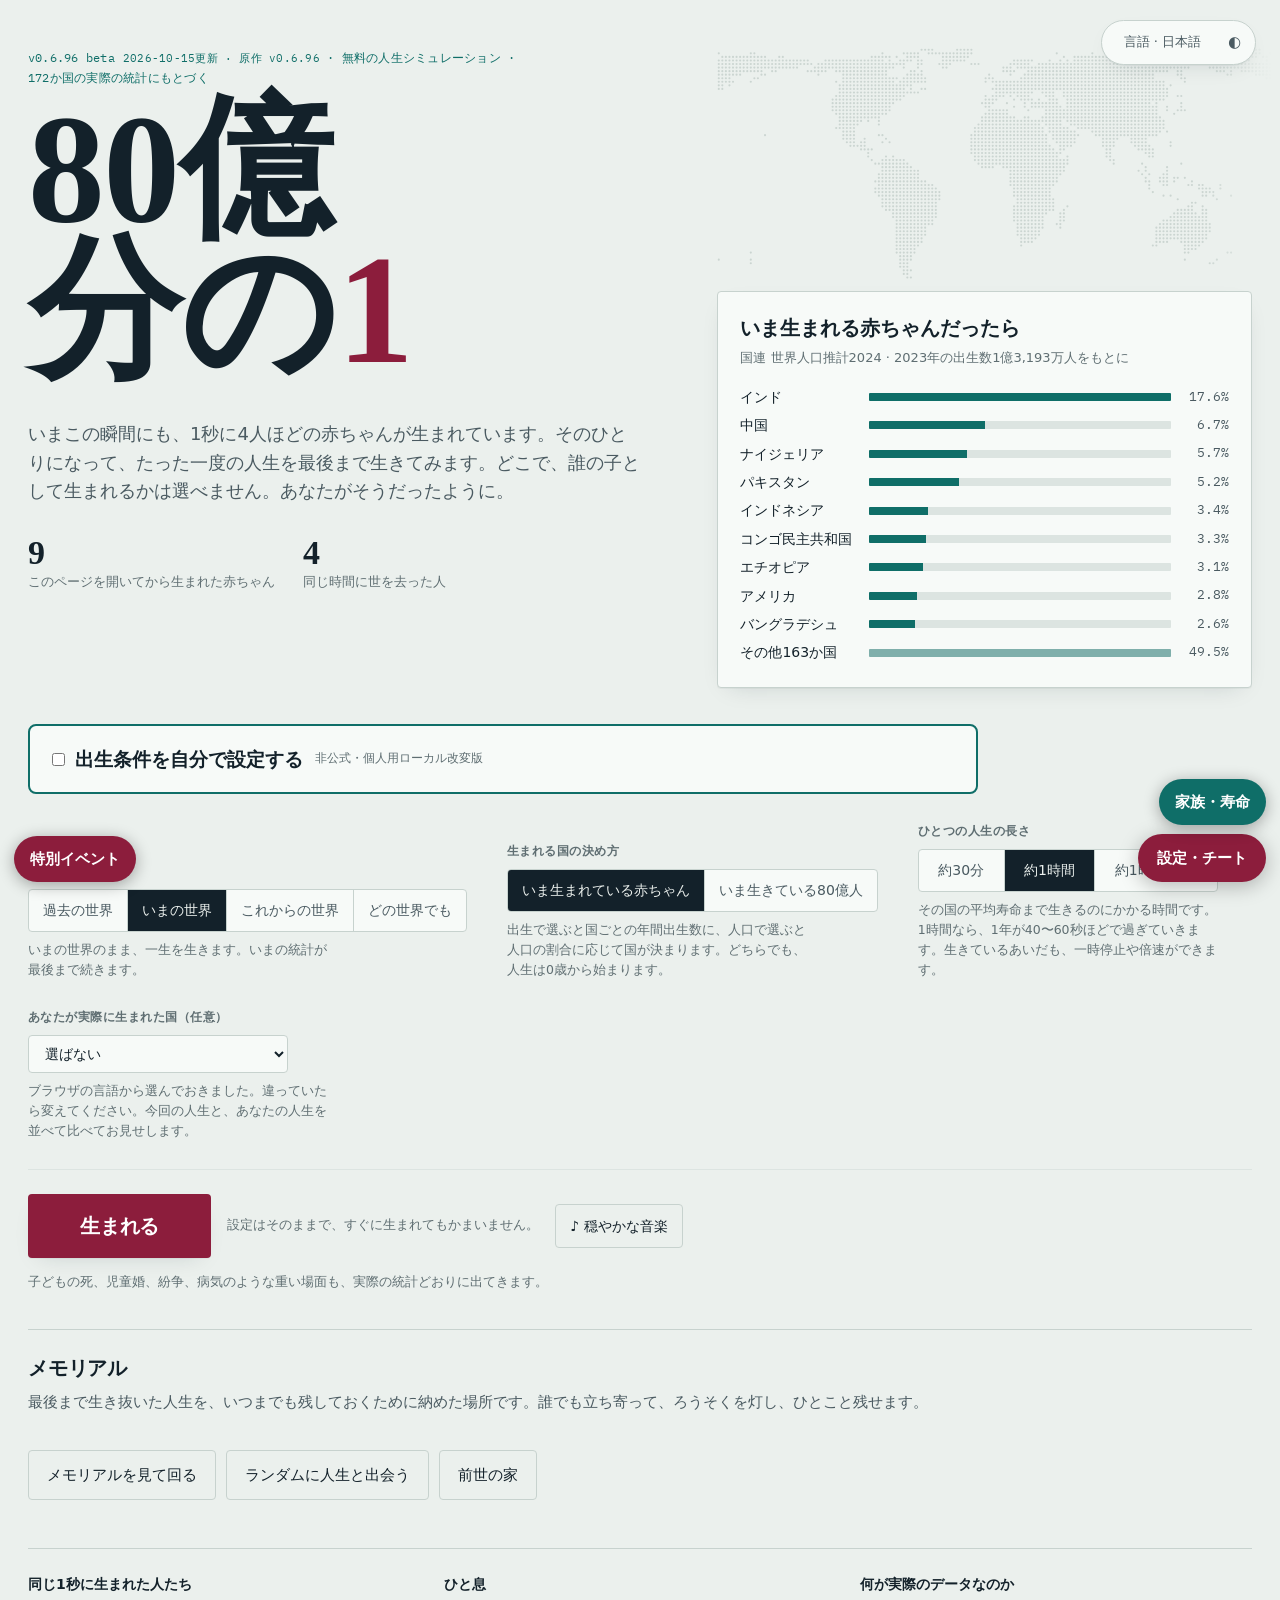
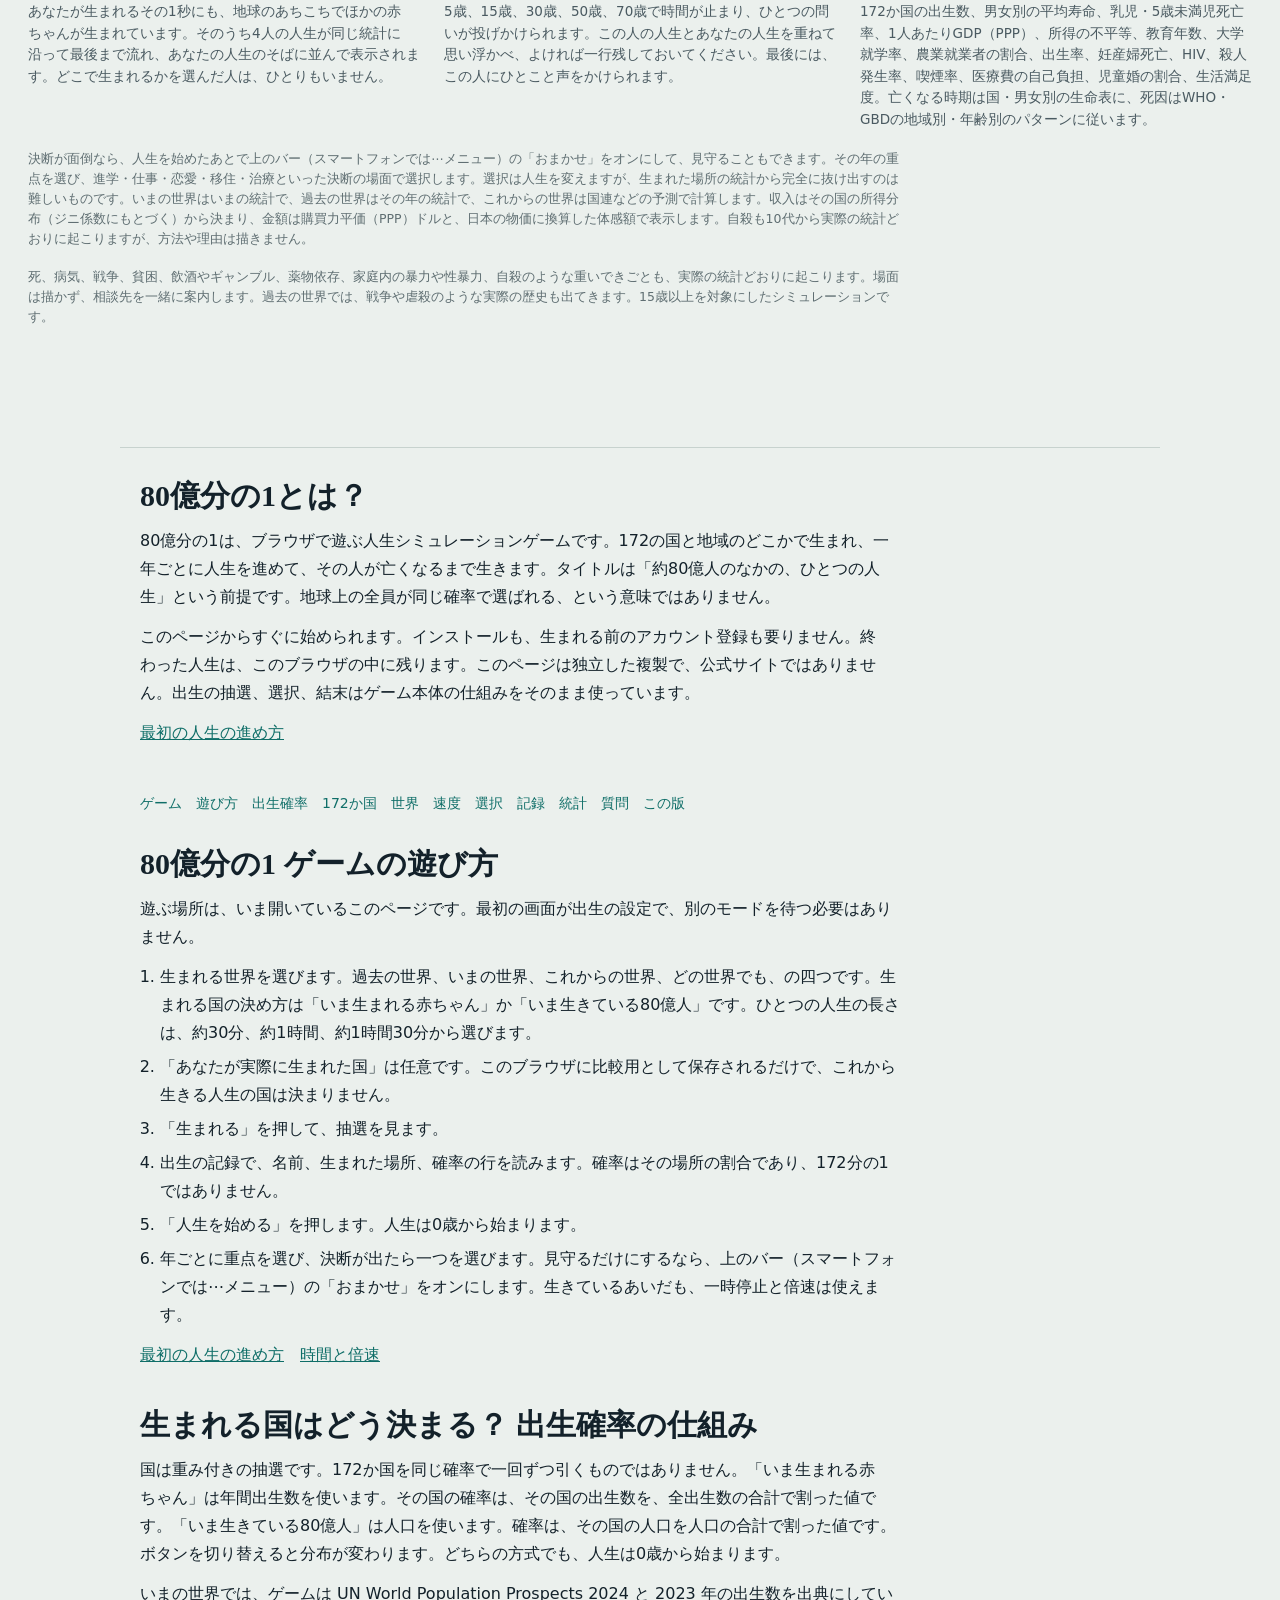
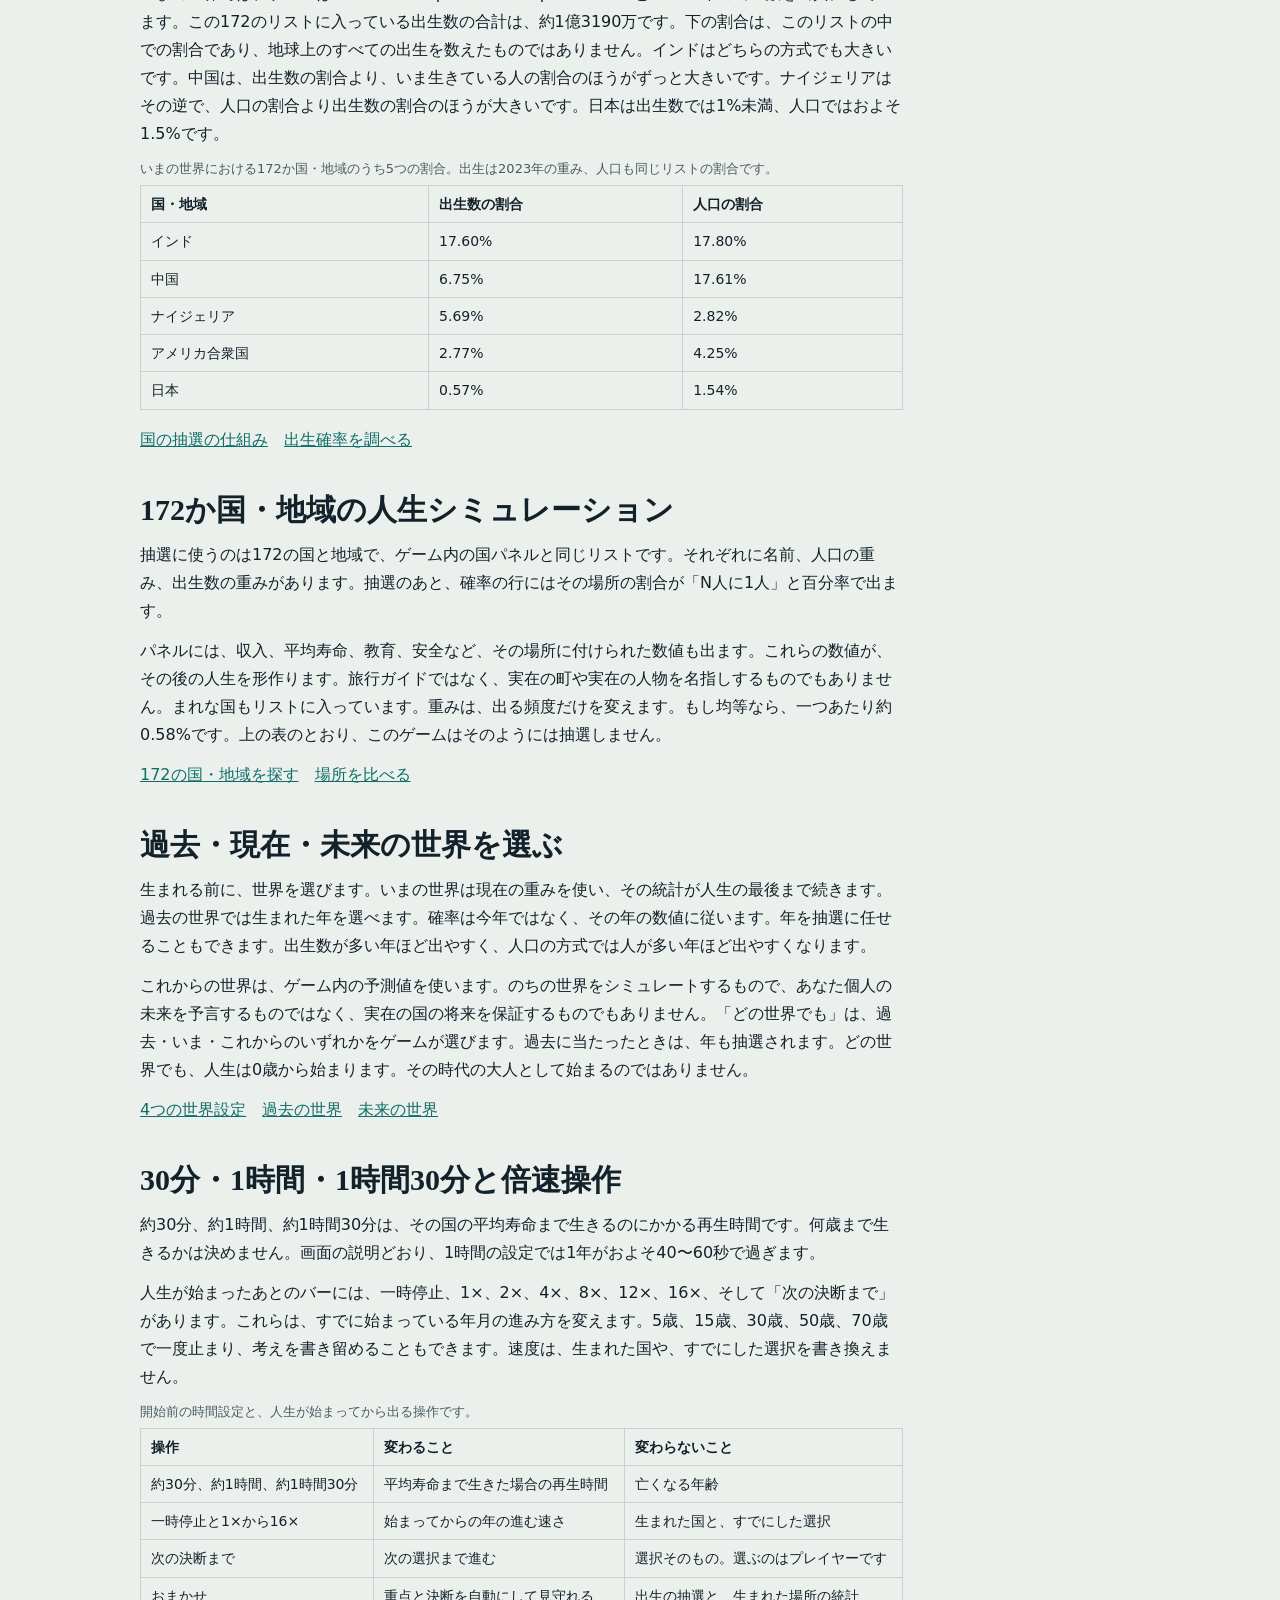
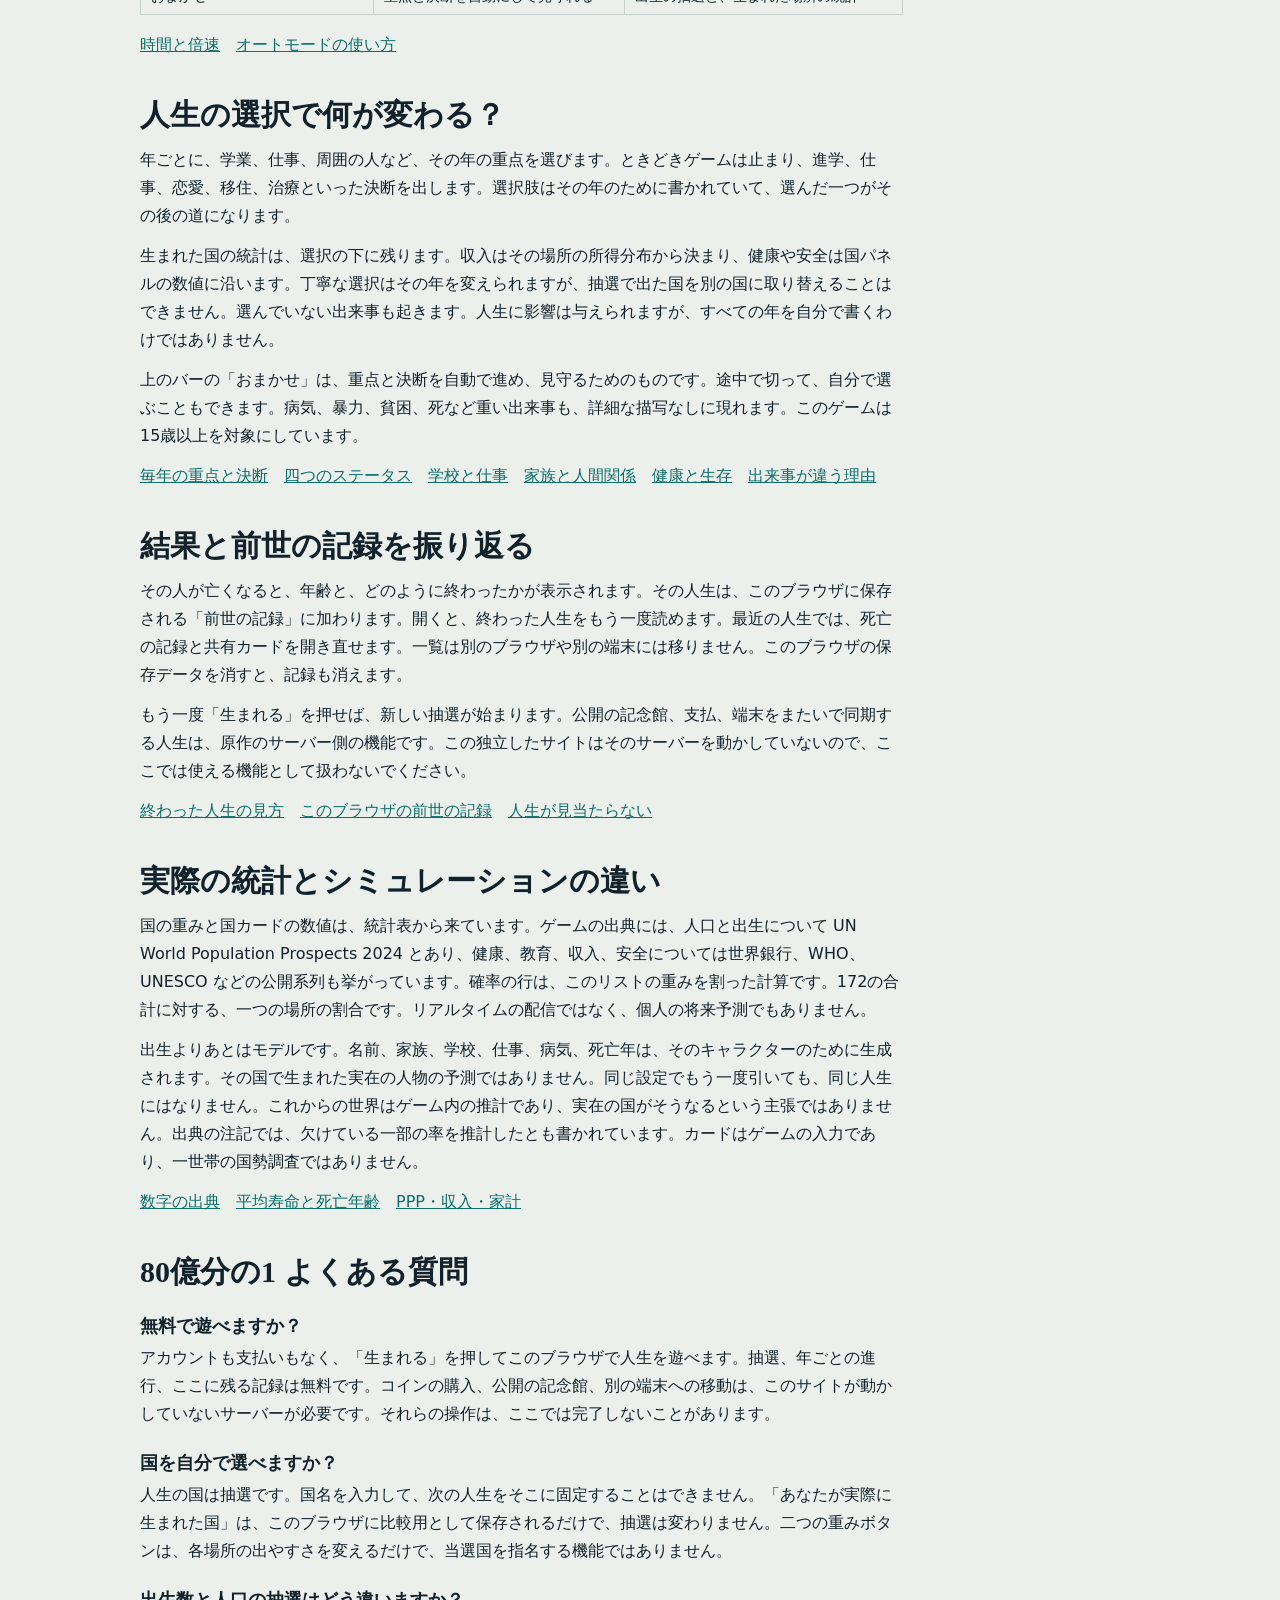
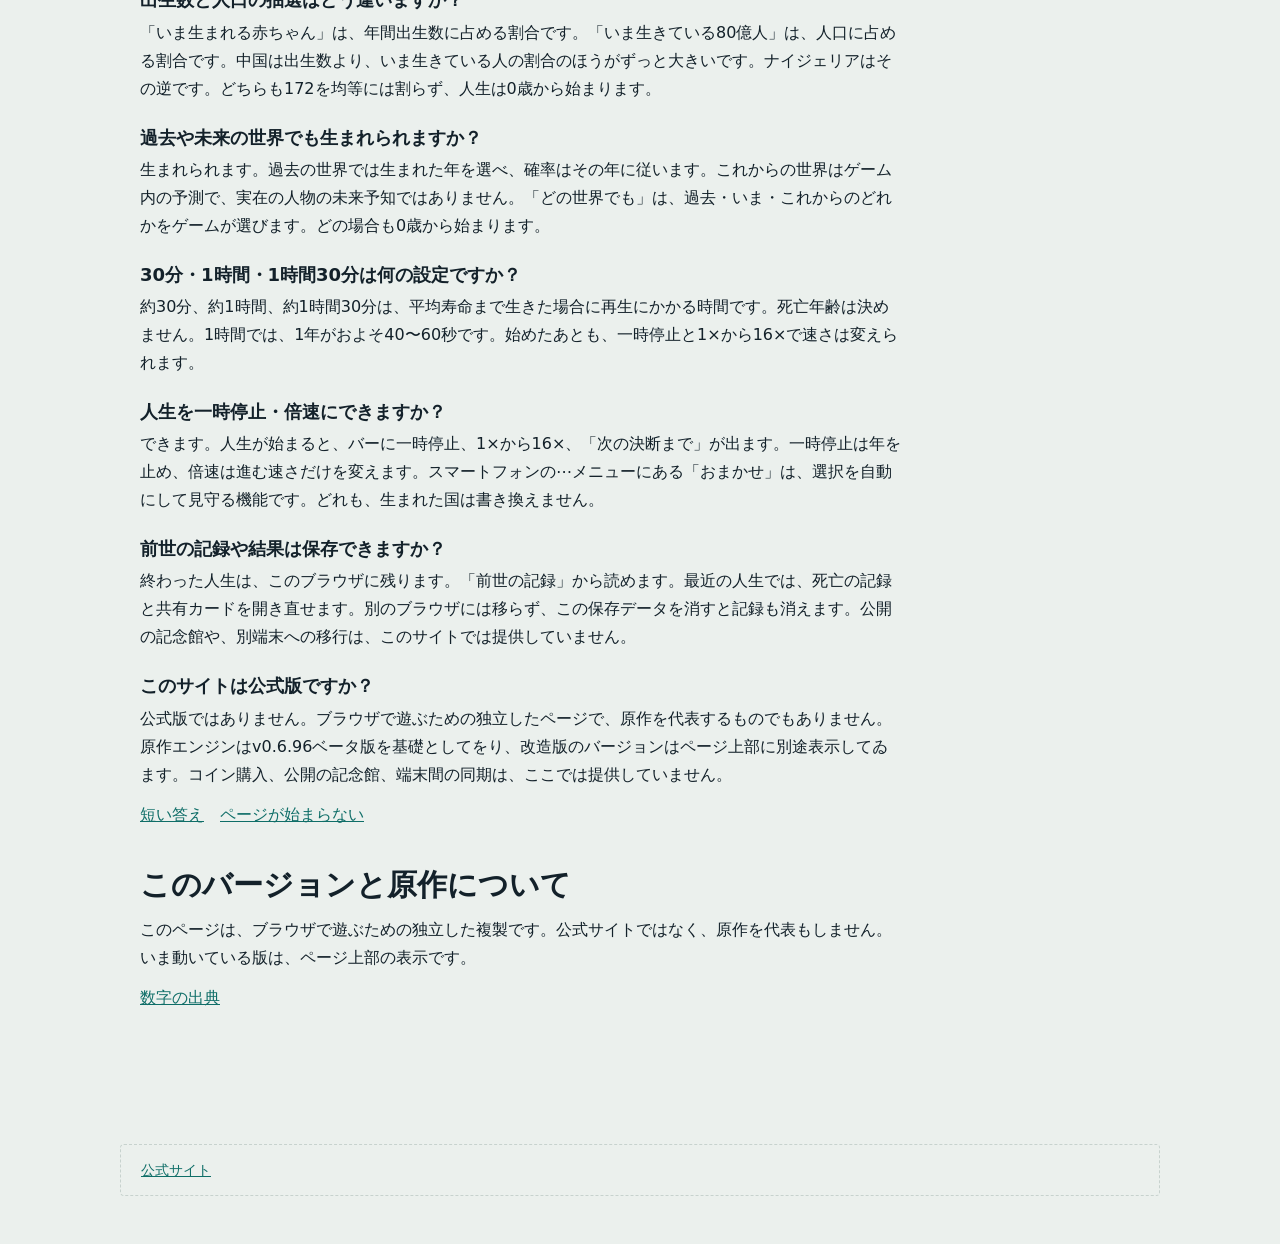
<file: index.html>
<!DOCTYPE html>
<!-- Unofficial modified edition; original game credited in README.md -->
<html lang="ja"><head><meta http-equiv="Content-Type" content="text/html; charset=UTF-8"><meta name="viewport" content="width=device-width,initial-scale=1,viewport-fit=cover"><title>【非公式改造版】80億分の1 ゲーム｜人生シミュレーションをブラウザで体験</title><meta name="description" content="80億分の1の人生シミュレーションゲームをブラウザで体験。生まれる国や境遇はランダムに決まり、選択や出来事を重ねながら一人の人生を歩みます。ゲームの始め方や操作も紹介。"><meta name="robots" content="index,follow,max-image-preview:large"><link rel="canonical" href="https://1in8billion.app/"><link rel="alternate" hreflang="ja" href="https://1in8billion.app/"><link rel="alternate" hreflang="en" href="https://1in8billion.app/en/"><link rel="alternate" hreflang="zh-Hans" href="https://1in8billion.app/zh-cn/"><link rel="alternate" hreflang="zh-Hant" href="https://1in8billion.app/zh-tw/"><link rel="alternate" hreflang="fr" href="https://1in8billion.app/fr/"><link rel="alternate" hreflang="de" href="https://1in8billion.app/de/"><link rel="alternate" hreflang="pl" href="https://1in8billion.app/pl/"><link rel="alternate" hreflang="it" href="https://1in8billion.app/it/"><link rel="alternate" hreflang="ko" href="https://1in8billion.app/ko/"><link rel="alternate" hreflang="pt-BR" href="https://1in8billion.app/pt-br/"><link rel="alternate" hreflang="es" href="https://1in8billion.app/es/"><link rel="alternate" hreflang="vi" href="https://1in8billion.app/vi/"><link rel="alternate" hreflang="x-default" href="https://1in8billion.app/"><meta property="og:type" content="website"><meta property="og:site_name" content="80億分の1"><meta property="og:locale" content="ja_JP"><meta property="og:title" content="80億分の1 ゲーム｜人生シミュレーションをブラウザで体験"><meta property="og:description" content="80億分の1の人生シミュレーションゲームをブラウザで体験。生まれる国や境遇はランダムに決まり、選択や出来事を重ねながら一人の人生を歩みます。ゲームの始め方や操作も紹介。"><meta property="og:url" content="https://1in8billion.app/"><meta name="twitter:card" content="summary"><meta name="twitter:title" content="80億分の1 ゲーム｜人生シミュレーションをブラウザで体験"><meta name="twitter:description" content="80億分の1の人生シミュレーションゲームをブラウザで体験。生まれる国や境遇はランダムに決まり、選択や出来事を重ねながら一人の人生を歩みます。ゲームの始め方や操作も紹介。"><meta name="theme-color" content="#8C1D3C"><link rel="icon" href="https://1in8billion.app/favicon.svg" type="image/svg+xml"><link rel="stylesheet" href="./fonts.css"><link rel="stylesheet" href="./game.ja.css"><link rel="stylesheet" href="./site.css"><script type="application/ld+json">{"@context":"https://schema.org","@type":"WebApplication","name":"80億分の1","url":"https://1in8billion.app/","description":"80億分の1の人生シミュレーションゲームをブラウザで体験。生まれる国や境遇はランダムに決まり、選択や出来事を重ねながら一人の人生を歩みます。ゲームの始め方や操作も紹介。","applicationCategory":"GameApplication","operatingSystem":"Web browser","inLanguage":"ja","isAccessibleForFree":true}</script></head><body>
<main id="app">
  <section id="intro">
    <nav class="langsw" aria-label="言語"><details class="language-picker"><summary>言語 · 日本語</summary><div class="language-options"><a href="https://1in8billion.app/" lang="ja" hreflang="ja" data-lang="ja" aria-current="page">日本語</a><a href="https://1in8billion.app/en/" lang="en" hreflang="en" data-lang="en">English</a><a href="https://1in8billion.app/zh-cn/" lang="zh-CN" hreflang="zh-Hans" data-lang="zh-CN">简体中文</a><a href="https://1in8billion.app/zh-tw/" lang="zh-TW" hreflang="zh-Hant" data-lang="zh-TW">繁體中文</a><a href="https://1in8billion.app/fr/" lang="fr" hreflang="fr" data-lang="fr">Français</a><a href="https://1in8billion.app/de/" lang="de" hreflang="de" data-lang="de">Deutsch</a><a href="https://1in8billion.app/pl/" lang="pl" hreflang="pl" data-lang="pl">Polski</a><a href="https://1in8billion.app/it/" lang="it" hreflang="it" data-lang="it">Italiano</a><a href="https://1in8billion.app/ko/" lang="ko" hreflang="ko" data-lang="ko">한국어</a><a href="https://1in8billion.app/pt-br/" lang="pt-BR" hreflang="pt-BR" data-lang="pt-BR">Português (Brasil)</a><a href="https://1in8billion.app/es/" lang="es" hreflang="es" data-lang="es">Español</a><a href="https://1in8billion.app/vi/" lang="vi" hreflang="vi" data-lang="vi">Tiếng Việt</a></div></details><button class="themebtn" id="themeBtn" type="button" aria-label="画面の明るさ：端末の設定に合わせる" title="画面の明るさ：端末の設定に合わせる"><span aria-hidden="true">◐</span></button></nav>
    <div class="tg-tip" id="tgTip" hidden=""></div>
    <div class="wrap">
    <div class="hero">
      <div class="herotext">
        <div class="kicker"><span class="nw"><span id="verTag">改造版 v0.5.5-custom</span><span class="nw" style="margin-left:8px;font-size:11px">2026-10-15更新 · 原作 v0.6.96</span> ·</span> <span class="nw">無料の人生シミュレーション ·</span> <span class="nw">172か国の実際の統計にもとづく</span></div>
        <h1>80億<span style="white-space:nowrap">分の<em>1</em></span></h1>
        <p class="friendline" id="friendLine" hidden=""></p>
        <p class="memo-news" id="memoNews" role="status" hidden=""></p>
        <div class="a2-tip a2-top" id="a2Tip" hidden=""></div>
        <p class="lede">いまこの瞬間にも、1秒に4人ほどの赤ちゃんが生まれています。そのひとりになって、たった一度の人生を最後まで生きてみます。どこで、誰の子として生まれるかは選べません。あなたがそうだったように。</p>
        <div class="counter" aria-live="off">
          <div><strong id="cBirth">340</strong><span>このページを開いてから生まれた赤ちゃん</span></div>
          <div><strong id="cDeath">158</strong><span>同じ時間に世を去った人</span></div>
        </div>
        <div class="tg-live" id="tgLive" hidden="">
          <p class="tg-now"><i class="tg-dot" aria-hidden="true"></i><span id="tgSub"></span></p>
          <p class="tg-feed" id="tgFeed" aria-live="off"></p>
        </div>
        <div class="hero-memo" id="heroMemo" hidden="">
          <p class="hm-t"><span>メモリアルに残された人生</span><button class="hm-all" id="heroMemoAll" type="button">すべて見る</button></p>
          <div class="hm-row" id="heroMemoRow"></div>
        </div>
      </div>
      <div class="heroside">
      <div class="tg-bg" id="tgBg"><canvas id="tgMap" role="img" aria-label="このシミュレーションの中の人たちがいま暮らしている国を、点で示した世界地図" width="885" height="374" style="height: 399px;"></canvas></div>
      <div class="odds">
        <h2 id="oddsTitle">いま生まれる赤ちゃんだったら</h2>
        <p class="sub" id="oddsSub">国連 世界人口推計2024 · 2023年の出生数1億3,193万人をもとに</p>
        <div id="oddsList"><div class="orow"><span>インド</span><span class="bar"><i style="width:100.0%"></i></span><span class="v">17.6%</span></div><div class="orow"><span>中国</span><span class="bar"><i style="width:38.3%"></i></span><span class="v">6.7%</span></div><div class="orow"><span>ナイジェリア</span><span class="bar"><i style="width:32.3%"></i></span><span class="v">5.7%</span></div><div class="orow"><span>パキスタン</span><span class="bar"><i style="width:29.6%"></i></span><span class="v">5.2%</span></div><div class="orow"><span>インドネシア</span><span class="bar"><i style="width:19.3%"></i></span><span class="v">3.4%</span></div><div class="orow"><span>コンゴ民主共和国</span><span class="bar"><i style="width:18.8%"></i></span><span class="v">3.3%</span></div><div class="orow"><span>エチオピア</span><span class="bar"><i style="width:17.7%"></i></span><span class="v">3.1%</span></div><div class="orow"><span>アメリカ</span><span class="bar"><i style="width:15.8%"></i></span><span class="v">2.8%</span></div><div class="orow"><span>バングラデシュ</span><span class="bar"><i style="width:15.0%"></i></span><span class="v">2.6%</span></div><div class="orow"><span>その他163か国</span><span class="bar"><i style="width:100.0%;opacity:.45"></i></span><span class="v">49.5%</span></div></div>
      </div>
      </div>
    </div>

    <div class="community" id="community" hidden="">
      <h2>みんなの人生</h2>
      <p class="cm-sub">それぞれが生きてみた人生と、感じたことを分かち合います。名前も連絡先もなく、人生だけが残ります。</p>
      <div id="cmPrev"></div>
      <button class="ghost" id="cmOpen" hidden="">すべて見る</button>
    </div>

    <div class="opts"><section id="manualPanel" style="flex:1 1 100%;border:2px solid var(--stamp);border-radius:8px;background:var(--card);padding:18px;max-width:950px"><div style="display:flex;align-items:center;gap:12px;flex-wrap:wrap"><label style="font-size:19px;font-weight:700"><input id="manualEnabled" type="checkbox"> 出生条件を自分で設定する</label><span style="color:var(--ink3);font-size:12px">非公式・個人用ローカル改変版</span></div><div id="manualFields" hidden style="margin-top:18px;display:grid;grid-template-columns:repeat(auto-fit,minmax(190px,1fr));gap:14px"><label>出生国<select id="manualCountry" class="sel" style="width:100%"></select></label><label>性別<select id="manualSex" class="sel" style="width:100%"><option value="">ランダム</option><option value="M">男性</option><option value="F">女性</option></select></label><label>家庭階層<select id="manualQ" class="sel" style="width:100%"><option value="">ランダム</option><option value="1">最下位20%</option><option value="2">下位20～40%</option><option value="3">中位40～60%</option><option value="4">上位20～40%</option><option value="5">上位20%</option></select></label><label>出生時の地位<select id="manualRoyal" class="sel" style="width:100%"><option value="">ランダム</option><option value="none">特別な地位なし</option><option value="r">王族</option><option value="n">旧貴族</option></select></label><label>特別な出自<select id="manualOrigin" class="sel" style="width:100%"><option value="">指定なし</option><option value="imperial">日本の皇族</option><option value="president_child">アメリカ大統領の息子・娘（架空設定）</option><option value="royal_gulf">湾岸諸国の王族</option><option value="europe_royal">欧州の王族</option><option value="png_remote_1950">1950年代パプアニューギニア・接触の少ない集団（架空）</option><option value="sentinel_island">北センチネル島の島民（架空・隔絶環境）</option></select></label><label>名前（任意）<input id="manualName" type="text" maxlength="50" placeholder="自動生成" style="width:100%"></label><label>居住環境<select id="manualUrban" class="sel" style="width:100%"><option value="">ランダム</option><option value="urban">都市</option><option value="rural">農村</option></select></label><label>出生時健康度（1～100）<input id="manualHealth" type="number" min="1" max="100" placeholder="ランダム" style="width:100%"></label><label>幸福度（1～100）<input id="manualHappiness" type="number" min="1" max="100" placeholder="ランダム" style="width:100%"></label><label>全分野の才能（0～100）<input id="manualTalent" type="number" min="0" max="100" placeholder="ランダム" style="width:100%"></label><p style="grid-column:1/-1;font-size:12px;color:var(--ink3);margin:0">隔絶集団プリセットは架空の代替歴史です。島民・集団の実際の生活、文化、将来を再現するものではありません。1950年代PNGは現在、1955年の出来事を想定した仮想シナリオです。過去の世界の統計データは未収録のため、暫定的に現代の国家データを使ひます。通常の国別イベントも一部残ります。空欄・「ランダム」の項目は元の抽選を使用します。固定された出生条件に対応しない社会制度やイベントが起こる場合があります。設定は次の新規出生にも使はれます。</p></div></section>
      <div class="optgroup">
        <span class="lbl">生まれる世界</span>
        <div class="seg seg4" role="group" aria-label="生まれる世界">
          <button data-era="past" aria-pressed="false">過去の世界</button>
          <button data-era="now" aria-pressed="true">いまの世界</button>
          <button data-era="future" aria-pressed="false">これからの世界</button>
          <button data-era="any" aria-pressed="false">どの世界でも</button>
        </div>
        <div class="erayr" id="eraYrRow" hidden=""><label for="eraYr">生まれた年</label><select id="eraYr" class="sel"><option value="r">どの年でも（1950〜2025年）</option><option value="2025">2025年</option><option value="2024">2024年</option><option value="2023">2023年</option><option value="2022">2022年</option><option value="2021">2021年</option><option value="2020">2020年</option><option value="2019">2019年</option><option value="2018">2018年</option><option value="2017">2017年</option><option value="2016">2016年</option><option value="2015">2015年</option><option value="2014">2014年</option><option value="2013">2013年</option><option value="2012">2012年</option><option value="2011">2011年</option><option value="2010">2010年</option><option value="2009">2009年</option><option value="2008">2008年</option><option value="2007">2007年</option><option value="2006">2006年</option><option value="2005">2005年</option><option value="2004">2004年</option><option value="2003">2003年</option><option value="2002">2002年</option><option value="2001">2001年</option><option value="2000">2000年</option><option value="1999">1999年</option><option value="1998">1998年</option><option value="1997">1997年</option><option value="1996">1996年</option><option value="1995">1995年</option><option value="1994">1994年</option><option value="1993">1993年</option><option value="1992">1992年</option><option value="1991">1991年</option><option value="1990">1990年</option><option value="1989">1989年</option><option value="1988">1988年</option><option value="1987">1987年</option><option value="1986">1986年</option><option value="1985">1985年</option><option value="1984">1984年</option><option value="1983">1983年</option><option value="1982">1982年</option><option value="1981">1981年</option><option value="1980">1980年</option><option value="1979">1979年</option><option value="1978">1978年</option><option value="1977">1977年</option><option value="1976">1976年</option><option value="1975">1975年</option><option value="1974">1974年</option><option value="1973">1973年</option><option value="1972">1972年</option><option value="1971">1971年</option><option value="1970">1970年</option><option value="1969">1969年</option><option value="1968">1968年</option><option value="1967">1967年</option><option value="1966">1966年</option><option value="1965">1965年</option><option value="1964">1964年</option><option value="1963">1963年</option><option value="1962">1962年</option><option value="1961">1961年</option><option value="1960">1960年</option><option value="1959">1959年</option><option value="1958">1958年</option><option value="1957">1957年</option><option value="1956">1956年</option><option value="1955">1955年</option><option value="1954">1954年</option><option value="1953">1953年</option><option value="1952">1952年</option><option value="1951">1951年</option><option value="1950">1950年</option></select></div>
        <span class="hint" id="eraHint">いまの世界のまま、一生を生きます。いまの統計が最後まで続きます。</span>
      </div>
      <div class="optgroup">
        <span class="lbl">生まれる国の決め方</span>
        <div class="seg" role="group" aria-label="生まれる国の決め方">
          <button data-mode="birth" aria-pressed="true">いま生まれている赤ちゃん</button>
          <button data-mode="pop" aria-pressed="false">いま生きている80億人</button>
        </div>
        <span class="hint">出生で選ぶと国ごとの年間出生数に、人口で選ぶと人口の割合に応じて国が決まります。どちらでも、人生は0歳から始まります。</span>
      </div>
      <div class="optgroup">
        <span class="lbl">ひとつの人生の長さ</span>
        <div class="seg" role="group" aria-label="ひとつの人生の長さ">
          <button data-pace="30" aria-pressed="false">約30分</button>
          <button data-pace="60" aria-pressed="true">約1時間</button>
          <button data-pace="90" aria-pressed="false">約1時間30分</button>
        </div>
        <span class="hint">その国の平均寿命まで生きるのにかかる時間です。1時間なら、1年が40〜60秒ほどで過ぎていきます。生きているあいだも、一時停止や倍速ができます。</span>
      </div>
      <div class="optgroup">
        <span class="lbl">あなたが実際に生まれた国（任意）</span>
        <select id="homeSel" class="sel" aria-label="あなたが実際に生まれた国"><option value="">選ばない</option><option value="IRL">アイルランド</option><option value="AZE">アゼルバイジャン</option><option value="AFG">アフガニスタン</option><option value="USA">アメリカ</option><option value="ARE">アラブ首長国連邦</option><option value="DZA">アルジェリア</option><option value="ARG">アルゼンチン</option><option value="ALB">アルバニア</option><option value="ARM">アルメニア</option><option value="AGO">アンゴラ</option><option value="YEM">イエメン</option><option value="GBR">イギリス</option><option value="ISR">イスラエル</option><option value="ITA">イタリア</option><option value="IRQ">イラク</option><option value="IRN">イラン</option><option value="IND">インド</option><option value="IDN">インドネシア</option><option value="UGA">ウガンダ</option><option value="UKR">ウクライナ</option><option value="UZB">ウズベキスタン</option><option value="URY">ウルグアイ</option><option value="ECU">エクアドル</option><option value="EGY">エジプト</option><option value="EST">エストニア</option><option value="SWZ">エスワティニ</option><option value="ETH">エチオピア</option><option value="ERI">エリトリア</option><option value="SLV">エルサルバドル</option><option value="AUS">オーストラリア</option><option value="AUT">オーストリア</option><option value="OMN">オマーン</option><option value="NLD">オランダ</option><option value="GHA">ガーナ</option><option value="CPV">カーボベルデ</option><option value="GUY">ガイアナ</option><option value="KAZ">カザフスタン</option><option value="QAT">カタール</option><option value="CAN">カナダ</option><option value="GAB">ガボン</option><option value="CMR">カメルーン</option><option value="GMB">ガンビア</option><option value="KHM">カンボジア</option><option value="GIN">ギニア</option><option value="GNB">ギニアビサウ</option><option value="CYP">キプロス</option><option value="CUB">キューバ</option><option value="GRC">ギリシャ</option><option value="KGZ">キルギス</option><option value="GTM">グアテマラ</option><option value="KWT">クウェート</option><option value="HRV">クロアチア</option><option value="KEN">ケニア</option><option value="CIV">コートジボワール</option><option value="CRI">コスタリカ</option><option value="XKX">コソボ</option><option value="COM">コモロ</option><option value="COL">コロンビア</option><option value="COG">コンゴ共和国</option><option value="COD">コンゴ民主共和国</option><option value="SAU">サウジアラビア</option><option value="ZMB">ザンビア</option><option value="SLE">シエラレオネ</option><option value="DJI">ジブチ</option><option value="JAM">ジャマイカ</option><option value="GEO">ジョージア</option><option value="SYR">シリア</option><option value="SGP">シンガポール</option><option value="ZWE">ジンバブエ</option><option value="CHE">スイス</option><option value="SWE">スウェーデン</option><option value="SDN">スーダン</option><option value="ESP">スペイン</option><option value="SUR">スリナム</option><option value="LKA">スリランカ</option><option value="SVK">スロバキア</option><option value="SVN">スロベニア</option><option value="SEN">セネガル</option><option value="SRB">セルビア</option><option value="SOM">ソマリア</option><option value="SLB">ソロモン諸島</option><option value="THA">タイ</option><option value="TJK">タジキスタン</option><option value="TZA">タンザニア</option><option value="CZE">チェコ</option><option value="TCD">チャド</option><option value="TUN">チュニジア</option><option value="CHL">チリ</option><option value="DNK">デンマーク</option><option value="DEU">ドイツ</option><option value="TGO">トーゴ</option><option value="DOM">ドミニカ共和国</option><option value="TTO">トリニダード・トバゴ</option><option value="TKM">トルクメニスタン</option><option value="TUR">トルコ</option><option value="NGA">ナイジェリア</option><option value="NAM">ナミビア</option><option value="NIC">ニカラグア</option><option value="NER">ニジェール</option><option value="NZL">ニュージーランド</option><option value="NPL">ネパール</option><option value="NOR">ノルウェー</option><option value="BHR">バーレーン</option><option value="HTI">ハイチ</option><option value="PAK">パキスタン</option><option value="PAN">パナマ</option><option value="PNG">パプアニューギニア</option><option value="PRY">パラグアイ</option><option value="PSE">パレスチナ</option><option value="HUN">ハンガリー</option><option value="BGD">バングラデシュ</option><option value="FJI">フィジー</option><option value="PHL">フィリピン</option><option value="FIN">フィンランド</option><option value="BTN">ブータン</option><option value="BRA">ブラジル</option><option value="FRA">フランス</option><option value="BGR">ブルガリア</option><option value="BFA">ブルキナファソ</option><option value="BDI">ブルンジ</option><option value="VNM">ベトナム</option><option value="BEN">ベナン</option><option value="VEN">ベネズエラ</option><option value="BLR">ベラルーシ</option><option value="PER">ペルー</option><option value="BEL">ベルギー</option><option value="POL">ポーランド</option><option value="BIH">ボスニア・ヘルツェゴビナ</option><option value="BWA">ボツワナ</option><option value="BOL">ボリビア</option><option value="PRT">ポルトガル</option><option value="HND">ホンジュラス</option><option value="MAC">マカオ</option><option value="MDG">マダガスカル</option><option value="MWI">マラウイ</option><option value="MLI">マリ</option><option value="MLT">マルタ</option><option value="MYS">マレーシア</option><option value="MMR">ミャンマー</option><option value="MEX">メキシコ</option><option value="MUS">モーリシャス</option><option value="MRT">モーリタニア</option><option value="MOZ">モザンビーク</option><option value="MDV">モルディブ</option><option value="MDA">モルドバ</option><option value="MAR">モロッコ</option><option value="MNG">モンゴル</option><option value="MNE">モンテネグロ</option><option value="JOR">ヨルダン</option><option value="LAO">ラオス</option><option value="LVA">ラトビア</option><option value="LTU">リトアニア</option><option value="LBY">リビア</option><option value="LBR">リベリア</option><option value="ROU">ルーマニア</option><option value="LUX">ルクセンブルク</option><option value="RWA">ルワンダ</option><option value="LSO">レソト</option><option value="LBN">レバノン</option><option value="RUS">ロシア</option><option value="KOR">韓国</option><option value="HKG">香港</option><option value="GNQ">赤道ギニア</option><option value="TWN">台湾</option><option value="CAF">中央アフリカ</option><option value="CHN">中国</option><option value="TLS">東ティモール</option><option value="ZAF">南アフリカ</option><option value="SSD">南スーダン</option><option value="JPN">日本</option><option value="MKD">北マケドニア</option><option value="PRK">北朝鮮</option></select>
        <span class="hint">ブラウザの言語から選んでおきました。違っていたら変えてください。今回の人生と、あなたの人生を並べて比べてお見せします。</span>
      </div>
      <div class="ctarow">
        <button class="cta" id="startBtn">生まれる</button>
        <span class="ctahint">設定はそのままで、すぐに生まれてもかまいません。</span>
        <button class="ghost musicbtn" data-music="1" aria-pressed="false">♪ 穏やかな音楽</button><input type="range" class="vol" min="0" max="100" step="5" value="100" aria-label="音楽の音量" title="音楽の音量" hidden="">
        <button class="ghost" id="resumeBtn" hidden="">続きから</button>
      </div>
      <div class="introfoot off" id="introFoot"><button class="ghost" id="resumeBtn2" hidden="">続きから</button><button class="cta" id="startBtn2">生まれる</button></div>
      <div class="guard" id="guard" hidden=""></div>
    </div>
    <p class="warnline">子どもの死、児童婚、紛争、病気のような重い場面も、実際の統計どおりに出てきます。</p>

    <div class="community memo-box" id="memoBox">
      <h2>メモリアル</h2>
      <p class="cm-sub">最後まで生き抜いた人生を、いつまでも残しておくために納めた場所です。誰でも立ち寄って、ろうそくを灯し、ひとこと残せます。</p>
      <div class="memo-car"><button class="memo-car-b l" id="memoCarL" aria-label="前のメモリアル" hidden="">‹</button><div id="memoPrev" class="memo-row"></div><button class="memo-car-b r" id="memoCarR" aria-label="次のメモリアル" hidden="">›</button></div>
      <div class="memo-btns"><button class="ghost" id="memoOpen">メモリアルを見て回る</button><button class="ghost" id="memoRand">ランダムに人生と出会う</button><button class="ghost" id="memoMineBtn">前世の家</button></div>
    </div>

    <div class="pastlives" id="pastLives" hidden="">
      <div class="panel">
        <h3><span>前世の記録</span><span class="lbl" id="pastSum"></span></h3>
        <p class="pl-hint" id="pastHint" hidden="">直近10回の人生は、「もう一度見る」を押すと、最期の記録と共有カードをもう一度開けます。</p>
        <div class="pl-store"><p id="pastStore">記録はこのブラウザにだけ残ります。</p><button class="ghost" id="moveBtn">記録を移す</button></div>
        <div id="pastLook"></div>
        <ul class="pl-list" id="pastBody"></ul>
        <button class="ghost pl-more" id="pastMore" hidden="">過去の人生をもっと見る</button>
        <div class="pl-edit"><button class="ghost" id="pastEdit" aria-pressed="false">記録を整理する</button><button class="ghost" id="pastAll" hidden="">すべて消す</button><p class="pl-hint" id="pastEditNote" hidden="">消した人生は元に戻せません。メモリアルに迎えた人生は、メモリアルにそのまま残ります。</p></div>
      </div>
    </div>

    <div class="together" id="together" hidden="">
      <h2>このシミュレーションの中の人たち</h2>
      <p class="tg-where" id="tgWhere" hidden=""><span class="lbl">いま暮らしている国</span><span class="tg-list" id="tgList"></span></p>
      <div class="tg-tot" id="tgTot" hidden=""></div>
    </div>

    <div class="notes">
      <div><h3>同じ1秒に生まれた人たち</h3><p>あなたが生まれるその1秒にも、地球のあちこちでほかの赤ちゃんが生まれています。そのうち4人の人生が同じ統計に沿って最後まで流れ、あなたの人生のそばに並んで表示されます。どこで生まれるかを選んだ人は、ひとりもいません。</p></div>
      <div><h3>ひと息</h3><p>5歳、15歳、30歳、50歳、70歳で時間が止まり、ひとつの問いが投げかけられます。この人の人生とあなたの人生を重ねて思い浮かべ、よければ一行残しておいてください。最後には、この人にひとこと声をかけられます。</p></div>
      <div><h3>何が実際のデータなのか</h3><p>172か国の出生数、男女別の平均寿命、乳児・5歳未満児死亡率、1人あたりGDP（PPP）、所得の不平等、教育年数、大学就学率、農業就業者の割合、出生率、妊産婦死亡、HIV、殺人発生率、喫煙率、医療費の自己負担、児童婚の割合、生活満足度。亡くなる時期は国・男女別の生命表に、死因はWHO・GBDの地域別・年齢別のパターンに従います。</p></div>
    </div>
    <p class="fine" id="howNote">決断が面倒なら、人生を始めたあとで上のバー（スマートフォンでは⋯メニュー）の「おまかせ」をオンにして、見守ることもできます。その年の重点を選び、進学・仕事・恋愛・移住・治療といった決断の場面で選択します。選択は人生を変えますが、生まれた場所の統計から完全に抜け出すのは難しいものです。いまの世界はいまの統計で、過去の世界はその年の統計で、これからの世界は国連などの予測で計算します。収入はその国の所得分布（ジニ係数にもとづく）から決まり、金額は購買力平価（PPP）ドルと、日本の物価に換算した体感額で表示します。自殺も10代から実際の統計どおりに起こりますが、方法や理由は描きません。</p>
    <p class="fine" id="heavyNote">死、病気、戦争、貧困、飲酒やギャンブル、薬物依存、家庭内の暴力や性暴力、自殺のような重いできごとも、実際の統計どおりに起こります。場面は描かず、相談先を一緒に案内します。過去の世界では、戦争や虐殺のような実際の歴史も出てきます。15歳以上を対象にしたシミュレーションです。</p>

    </div>
  </section>

  <section id="roll" class="wrap" hidden="">
    <div class="roller" id="roller">
      <div class="lbl">出生地を決めています</div>
      <div class="country" id="rollName" aria-live="polite"></div>
      <div class="meta" id="rollMeta"></div>
    </div>
    <div class="cert" id="cert" hidden="">
      <div class="band"><b>出生届</b><span id="certNo"></span></div>
      <div class="body">
        <div class="guilloche" id="certG" aria-hidden="true"></div>
        <div class="lbl">名前</div>
        <h2 id="certName"></h2>
        <p class="story" id="certStory"></p>
        <p class="certpace" id="certPace"></p>
        <div class="fields" id="certFields"></div>
        <figure class="certmap" id="certMapF" hidden=""><canvas id="certMap" aria-hidden="true"></canvas><figcaption id="certMapC"></figcaption></figure>
        <div class="odds-line" id="certOdds"></div>
        <div class="homecmp" id="certHome" hidden=""></div>
        <div class="certcomps" id="certComps"></div>
      </div>
      <div class="foot"><button class="ghost" id="certCardBtn">誕生カードを共有</button><button class="cta" id="beginBtn">人生を始める</button></div>
    </div>
  </section>

  <section id="lifeview" hidden="">
    <header class="topbar">
      <div class="wrap">
        <div class="brand">80億<span style="white-space:nowrap">分の<em>1</em></span></div>
        <div class="agebox">
          <div class="age" id="ageNum">0<small>歳</small></div>
          <div class="yr"><span class="t" id="ageYear"></span><div class="prog" aria-hidden="true"><i id="prog"></i></div></div>
        </div>
        <div class="speed" role="group" aria-label="時間の流れ">
          <button id="pauseBtn" aria-pressed="false" aria-label="一時停止">❚❚<span class="pzl"> 一時停止</span></button>
          <span class="sps" id="spSet">
            <button data-speed="1">1<span class="x">×</span></button>
            <button data-speed="2">2<span class="x">×</span></button>
            <button data-speed="4">4<span class="x">×</span></button>
            <button data-speed="8">8<span class="x">×</span></button>
            <button data-speed="12">12<span class="x">×</span></button>
            <button data-speed="16">16<span class="x">×</span></button>
          </span>
          <p class="speedhint" id="speedHint" role="status" hidden=""></p>
          <button class="ff" id="ffBtn" aria-pressed="false" aria-label="次の決断まで"><span class="fftx">次の決断まで</span><span class="ffsh">次へ</span> »</button>
          <button class="ff morebtn" id="moreBtn" aria-expanded="false" aria-controls="moreMenu" aria-label="その他">⋯</button>
          <div class="more" id="moreMenu">
            <button class="ff" id="autoBtn" aria-pressed="false" title="決断をおまかせにして見守ります">おまかせ</button>
            <button class="ff" data-music="1" aria-pressed="false" title="穏やかなBGM">♪ 音楽</button><input type="range" class="vol" min="0" max="100" step="5" value="100" aria-label="音楽の音量" title="音楽の音量" hidden="">
            <button class="ff" id="pauseQ" aria-pressed="true" title="5・15・30・50・70歳でいったん止まり、思いを書き留める画面">✎ 思いを残す</button>
            <button class="ff themebtn2" id="themeBtn2" type="button" aria-label="画面の明るさ：端末の設定に合わせる" title="画面の明るさ：端末の設定に合わせる"><span aria-hidden="true">◐</span><span class="tbl"> 画面：自動</span></button>
      
            <button class="ff mo" id="goFam">家族と暮らしを見る</button>
            <button class="ff mo" id="goShop">お金を使う · 投資</button>
            <button class="ff" id="quitBtn">中断</button>
          </div>
        </div>
      </div>
    </header>
    <div class="wrap life">
      <div class="col">
        <div class="panel idcard p-id">
          <div class="guilloche" id="idG" aria-hidden="true"></div>
          <div class="top" id="idTop"></div>
          <div class="in">
            <div class="portrait" id="portrait"></div>
            <div style="min-width:0"><div class="nm" id="idName"></div><dl id="idDl"></dl></div>
          </div>
          <div class="mrz" id="mrz"></div>
        </div>
        <div class="panel p-stats">
          <h3><span>状態</span><span class="lbl">0–100</span><button type="button" class="foldbtn" data-fold="p-stats" aria-expanded="true" aria-label="たたむ"></button></h3>
          <div id="statBars"></div>
          <details class="stathelp"><summary>状態は何を表していますか？</summary><ul>
            <li><b>健康</b> 亡くなるリスクや、仕事を続けられるかどうかに影響します。運動・健診・健康管理で上がり、年をとると下がります。</li>
            <li><b>幸福</b> 人生への満足感です。収入、家族や友人、健康、借金が影響します。</li>
            <li><b>知識</b> 入学試験、仕事の話、最初にもらう年収に影響します。家の暮らし向きや国の教育環境のほうが大きく作用し、70あたりからは、さらに上がっても差は小さくなります。</li>
            <li><b>人間関係</b> 家族や友人との絆です。結婚と離婚の危機、子どもとの話し合い、学校でいじめにあう可能性、老後の孤独に影響します。</li>
          </ul><p>高い数値は可能性を高めるだけで、結果を決めるわけではありません。実際の人生と同じように、運や境遇も一緒に作用します。</p></details>
          <div class="money" id="money"></div>
          <div class="spend" id="spend" hidden=""></div>
        </div>
        
      </div>
      <div class="col">
        <div class="panel p-scene"><div class="scene" id="scene" role="img" aria-label="いまの人生のようす"></div><p class="scenecap" id="sceneCap"></p></div>
        <div class="minibar" id="miniBar" role="group" aria-label="状態と今年の重点">
          <div class="mb-st" id="mbSt"></div>
          <button type="button" class="mb-fo" id="mbFo" aria-expanded="false" aria-controls="mbPick"><span class="mb-fl">重点</span><b id="mbFoN"></b><span class="mb-ar" aria-hidden="true">▾</span></button>
          <button type="button" class="mb-sh" id="mbShop" aria-label="お金を使う・投資">お金</button>
          <div class="mb-pick chips" id="mbPick" hidden=""></div>
        </div>
        <div class="panel p-focus">
          <h3><span>今年の重点</span><span class="lbl" id="focusLbl">いつでも変えられます</span></h3>
          <div class="status" id="status"></div>
          <p class="fohint" id="focusHint" role="status" hidden=""></p>
          <div class="chips" id="focusChips"></div>
        </div>
        <div class="panel p-feed">
          <h3><span>人生の記録</span><span class="lbl">新しい順 · <span class="sth">行をタップで☆</span></span></h3>
          <div class="feedmoney" id="feedMoney" hidden=""></div>
          <p class="tgline" id="tgLine" hidden=""></p>
          <ul class="feed" id="feed" aria-live="polite"></ul>
          <button type="button" class="ghost sm feedmore" id="feedMore" aria-expanded="false" hidden="">以前の記録をもっと見る</button>
        </div>
      </div>
      <div class="col col3"><div class="panel p-fam">
          <h3><span>家族と暮らし</span><button type="button" class="foldbtn" data-fold="p-fam" aria-expanded="true" aria-label="たたむ"></button></h3>
          <div class="fam" id="fam"></div>
        </div>
        <div class="panel p-comps">
          <h3><span>同じ1秒に生まれた人たち</span><span class="lbl">いま、同じ年齢で</span><button type="button" class="foldbtn" data-fold="p-comps" aria-expanded="true" aria-label="たたむ"></button></h3>
          <ul class="comps" id="compList"></ul>
        </div>
        <div class="panel p-grid">
          <h3><span>人生地図</span><span class="lbl">1マス = 1年</span><button type="button" class="foldbtn" data-fold="p-grid" aria-expanded="true" aria-label="たたむ"></button></h3>
          <div class="grid10" id="grid"></div>
          <div class="gridkey" id="gridKey"></div>
        </div>
        <div class="panel p-chart">
          <h3><span>生存曲線</span><span class="lbl">同じ年に生まれた人のうち、生きている人の割合</span><button type="button" class="foldbtn" data-fold="p-chart" aria-expanded="true" aria-label="たたむ"></button></h3>
          <div class="chart" id="chart"></div>
          <div class="legend" id="chartLegend"></div>
        </div>
        <div class="panel stats p-cty">
          <h3><span id="ctyTitle"></span><button class="ghost" id="ctySwitch" style="padding:4px 10px;font-size:12px" hidden=""></button><button type="button" class="foldbtn" data-fold="p-cty" aria-expanded="true" aria-label="たたむ"></button></h3>
          <dl id="ctyDl"></dl>
          <div class="src">出典：国連 世界人口推計2024、UN IGME、世界銀行 WDI、WHO（妊産婦死亡・喫煙・医療費）、UNESCO UIS、UNDP HDR、ILO、UNAIDS、UNODC、UNICEF、World Happiness Report 2024（大半は Our World in Data 経由）。過去とこれからの世界には、国連 世界人口推計2024・世界都市化予測2018、Maddison Project 2020、UCDP/PRIO、Lee-Lee 2016 も使っています。交通事故死亡率・児童婚の割合の一部と欠損値は、地域平均などから推定しました。世界銀行・Our World in Data・Maddison・UCDP のデータ（CC BY 4.0）と国連のデータ（CC BY 3.0 IGO）を加工して使用しています。</div>
        </div>
      </div>
    </div>
  </section>

  <section id="dead" class="wrap" hidden=""></section>
  <section id="lab" class="wrap" hidden=""></section>
</main><section class="site-seo" aria-label="この人生シミュレーションについて"><section class="site-seo__section" id="seo-b01"><h2>80億分の1とは？</h2><p>80億分の1は、ブラウザで遊ぶ人生シミュレーションゲームです。172の国と地域のどこかで生まれ、一年ごとに人生を進めて、その人が亡くなるまで生きます。タイトルは「約80億人のなかの、ひとつの人生」という前提です。地球上の全員が同じ確率で選ばれる、という意味ではありません。</p><p>このページからすぐに始められます。インストールも、生まれる前のアカウント登録も要りません。終わった人生は、このブラウザの中に残ります。このページは独立した複製で、公式サイトではありません。出生の抽選、選択、結末はゲーム本体の仕組みをそのまま使っています。</p><p class="site-seo__more"><a href="https://1in8billion.app/how-to-play/">最初の人生の進め方</a></p></section><nav class="site-seo__nav" aria-label="このページの内容"><a href="https://1in8billion.app/#seo-b01">ゲーム</a><a href="https://1in8billion.app/#seo-b02">遊び方</a><a href="https://1in8billion.app/#seo-b03">出生確率</a><a href="https://1in8billion.app/#seo-b04">172か国</a><a href="https://1in8billion.app/#seo-b05">世界</a><a href="https://1in8billion.app/#seo-b06">速度</a><a href="https://1in8billion.app/#seo-b07">選択</a><a href="https://1in8billion.app/#seo-b08">記録</a><a href="https://1in8billion.app/#seo-b09">統計</a><a href="https://1in8billion.app/#seo-b10">質問</a><a href="https://1in8billion.app/#seo-b11">この版</a></nav><section class="site-seo__section" id="seo-b02"><h2>80億分の1 ゲームの遊び方</h2><p>遊ぶ場所は、いま開いているこのページです。最初の画面が出生の設定で、別のモードを待つ必要はありません。</p><ol><li>生まれる世界を選びます。過去の世界、いまの世界、これからの世界、どの世界でも、の四つです。生まれる国の決め方は「いま生まれる赤ちゃん」か「いま生きている80億人」です。ひとつの人生の長さは、約30分、約1時間、約1時間30分から選びます。</li><li>「あなたが実際に生まれた国」は任意です。このブラウザに比較用として保存されるだけで、これから生きる人生の国は決まりません。</li><li>「生まれる」を押して、抽選を見ます。</li><li>出生の記録で、名前、生まれた場所、確率の行を読みます。確率はその場所の割合であり、172分の1ではありません。</li><li>「人生を始める」を押します。人生は0歳から始まります。</li><li>年ごとに重点を選び、決断が出たら一つを選びます。見守るだけにするなら、上のバー（スマートフォンでは⋯メニュー）の「おまかせ」をオンにします。生きているあいだも、一時停止と倍速は使えます。</li></ol><p class="site-seo__more"><a href="https://1in8billion.app/how-to-play/">最初の人生の進め方</a><a href="https://1in8billion.app/speed-controls/">時間と倍速</a></p></section><section class="site-seo__section" id="seo-b03"><h2>生まれる国はどう決まる？ 出生確率の仕組み</h2><p>国は重み付きの抽選です。172か国を同じ確率で一回ずつ引くものではありません。「いま生まれる赤ちゃん」は年間出生数を使います。その国の確率は、その国の出生数を、全出生数の合計で割った値です。「いま生きている80億人」は人口を使います。確率は、その国の人口を人口の合計で割った値です。ボタンを切り替えると分布が変わります。どちらの方式でも、人生は0歳から始まります。</p><p>いまの世界では、ゲームは UN World Population Prospects 2024 と 2023 年の出生数を出典にしています。この172のリストに入っている出生数の合計は、約1億3190万です。下の割合は、このリストの中での割合であり、地球上のすべての出生を数えたものではありません。インドはどちらの方式でも大きいです。中国は、出生数の割合より、いま生きている人の割合のほうがずっと大きいです。ナイジェリアはその逆で、人口の割合より出生数の割合のほうが大きいです。日本は出生数では1%未満、人口ではおよそ1.5%です。</p><div class="site-seo__tablewrap"><table><caption>いまの世界における172か国・地域のうち5つの割合。出生は2023年の重み、人口も同じリストの割合です。</caption><thead><tr><th scope="col">国・地域</th><th scope="col">出生数の割合</th><th scope="col">人口の割合</th></tr></thead><tbody><tr><td>インド</td><td>17.60%</td><td>17.80%</td></tr><tr><td>中国</td><td>6.75%</td><td>17.61%</td></tr><tr><td>ナイジェリア</td><td>5.69%</td><td>2.82%</td></tr><tr><td>アメリカ合衆国</td><td>2.77%</td><td>4.25%</td></tr><tr><td>日本</td><td>0.57%</td><td>1.54%</td></tr></tbody></table></div><p class="site-seo__more"><a href="https://1in8billion.app/country-gacha/">国の抽選の仕組み</a><a href="https://1in8billion.app/birth-probability/">出生確率を調べる</a></p></section><section class="site-seo__section" id="seo-b04"><h2>172か国・地域の人生シミュレーション</h2><p>抽選に使うのは172の国と地域で、ゲーム内の国パネルと同じリストです。それぞれに名前、人口の重み、出生数の重みがあります。抽選のあと、確率の行にはその場所の割合が「N人に1人」と百分率で出ます。</p><p>パネルには、収入、平均寿命、教育、安全など、その場所に付けられた数値も出ます。これらの数値が、その後の人生を形作ります。旅行ガイドではなく、実在の町や実在の人物を名指しするものでもありません。まれな国もリストに入っています。重みは、出る頻度だけを変えます。もし均等なら、一つあたり約0.58%です。上の表のとおり、このゲームはそのようには抽選しません。</p><p class="site-seo__more"><a href="https://1in8billion.app/countries/">172の国・地域を探す</a><a href="https://1in8billion.app/countries/compare/">場所を比べる</a></p></section><section class="site-seo__section" id="seo-b05"><h2>過去・現在・未来の世界を選ぶ</h2><p>生まれる前に、世界を選びます。いまの世界は現在の重みを使い、その統計が人生の最後まで続きます。過去の世界では生まれた年を選べます。確率は今年ではなく、その年の数値に従います。年を抽選に任せることもできます。出生数が多い年ほど出やすく、人口の方式では人が多い年ほど出やすくなります。</p><p>これからの世界は、ゲーム内の予測値を使います。のちの世界をシミュレートするもので、あなた個人の未来を予言するものではなく、実在の国の将来を保証するものでもありません。「どの世界でも」は、過去・いま・これからのいずれかをゲームが選びます。過去に当たったときは、年も抽選されます。どの世界でも、人生は0歳から始まります。その時代の大人として始まるのではありません。</p><p class="site-seo__more"><a href="https://1in8billion.app/world-modes/">4つの世界設定</a><a href="https://1in8billion.app/past-world/">過去の世界</a><a href="https://1in8billion.app/future-world/">未来の世界</a></p></section><section class="site-seo__section" id="seo-b06"><h2>30分・1時間・1時間30分と倍速操作</h2><p>約30分、約1時間、約1時間30分は、その国の平均寿命まで生きるのにかかる再生時間です。何歳まで生きるかは決めません。画面の説明どおり、1時間の設定では1年がおよそ40〜60秒で過ぎます。</p><p>人生が始まったあとのバーには、一時停止、1×、2×、4×、8×、12×、16×、そして「次の決断まで」があります。これらは、すでに始まっている年月の進み方を変えます。5歳、15歳、30歳、50歳、70歳で一度止まり、考えを書き留めることもできます。速度は、生まれた国や、すでにした選択を書き換えません。</p><div class="site-seo__tablewrap"><table><caption>開始前の時間設定と、人生が始まってから出る操作です。</caption><thead><tr><th scope="col">操作</th><th scope="col">変わること</th><th scope="col">変わらないこと</th></tr></thead><tbody><tr><td>約30分、約1時間、約1時間30分</td><td>平均寿命まで生きた場合の再生時間</td><td>亡くなる年齢</td></tr><tr><td>一時停止と1×から16×</td><td>始まってからの年の進む速さ</td><td>生まれた国と、すでにした選択</td></tr><tr><td>次の決断まで</td><td>次の選択まで進む</td><td>選択そのもの。選ぶのはプレイヤーです</td></tr><tr><td>おまかせ</td><td>重点と決断を自動にして見守れる</td><td>出生の抽選と、生まれた場所の統計</td></tr></tbody></table></div><p class="site-seo__more"><a href="https://1in8billion.app/speed-controls/">時間と倍速</a><a href="https://1in8billion.app/auto-mode/">オートモードの使い方</a></p></section><section class="site-seo__section" id="seo-b07"><h2>人生の選択で何が変わる？</h2><p>年ごとに、学業、仕事、周囲の人など、その年の重点を選びます。ときどきゲームは止まり、進学、仕事、恋愛、移住、治療といった決断を出します。選択肢はその年のために書かれていて、選んだ一つがその後の道になります。</p><p>生まれた国の統計は、選択の下に残ります。収入はその場所の所得分布から決まり、健康や安全は国パネルの数値に沿います。丁寧な選択はその年を変えられますが、抽選で出た国を別の国に取り替えることはできません。選んでいない出来事も起きます。人生に影響は与えられますが、すべての年を自分で書くわけではありません。</p><p>上のバーの「おまかせ」は、重点と決断を自動で進め、見守るためのものです。途中で切って、自分で選ぶこともできます。病気、暴力、貧困、死など重い出来事も、詳細な描写なしに現れます。このゲームは15歳以上を対象にしています。</p><p class="site-seo__more"><a href="https://1in8billion.app/life-choices/">毎年の重点と決断</a><a href="https://1in8billion.app/stats-explained/">四つのステータス</a><a href="https://1in8billion.app/education-and-jobs/">学校と仕事</a><a href="https://1in8billion.app/family-and-relationships/">家族と人間関係</a><a href="https://1in8billion.app/health-and-survival/">健康と生存</a><a href="https://1in8billion.app/life-events/">出来事が違う理由</a></p></section><section class="site-seo__section" id="seo-b08"><h2>結果と前世の記録を振り返る</h2><p>その人が亡くなると、年齢と、どのように終わったかが表示されます。その人生は、このブラウザに保存される「前世の記録」に加わります。開くと、終わった人生をもう一度読めます。最近の人生では、死亡の記録と共有カードを開き直せます。一覧は別のブラウザや別の端末には移りません。このブラウザの保存データを消すと、記録も消えます。</p><p>もう一度「生まれる」を押せば、新しい抽選が始まります。公開の記念館、支払、端末をまたいで同期する人生は、原作のサーバー側の機能です。この独立したサイトはそのサーバーを動かしていないので、ここでは使える機能として扱わないでください。</p><p class="site-seo__more"><a href="https://1in8billion.app/results/">終わった人生の見方</a><a href="https://1in8billion.app/past-lives/">このブラウザの前世の記録</a><a href="https://1in8billion.app/help/lost-progress/">人生が見当たらない</a></p></section><section class="site-seo__section" id="seo-b09"><h2>実際の統計とシミュレーションの違い</h2><p>国の重みと国カードの数値は、統計表から来ています。ゲームの出典には、人口と出生について UN World Population Prospects 2024 とあり、健康、教育、収入、安全については世界銀行、WHO、UNESCO などの公開系列も挙がっています。確率の行は、このリストの重みを割った計算です。172の合計に対する、一つの場所の割合です。リアルタイムの配信ではなく、個人の将来予測でもありません。</p><p>出生よりあとはモデルです。名前、家族、学校、仕事、病気、死亡年は、そのキャラクターのために生成されます。その国で生まれた実在の人物の予測ではありません。同じ設定でもう一度引いても、同じ人生にはなりません。これからの世界はゲーム内の推計であり、実在の国がそうなるという主張ではありません。出典の注記では、欠けている一部の率を推計したとも書かれています。カードはゲームの入力であり、一世帯の国勢調査ではありません。</p><p class="site-seo__more"><a href="https://1in8billion.app/data-methodology/">数字の出典</a><a href="https://1in8billion.app/life-expectancy/">平均寿命と死亡年齢</a><a href="https://1in8billion.app/income-and-ppp/">PPP・収入・家計</a></p></section><section class="site-seo__section" id="seo-b10"><h2>80億分の1 よくある質問</h2><h3>無料で遊べますか？</h3><p>アカウントも支払いもなく、「生まれる」を押してこのブラウザで人生を遊べます。抽選、年ごとの進行、ここに残る記録は無料です。コインの購入、公開の記念館、別の端末への移動は、このサイトが動かしていないサーバーが必要です。それらの操作は、ここでは完了しないことがあります。</p><h3>国を自分で選べますか？</h3><p>人生の国は抽選です。国名を入力して、次の人生をそこに固定することはできません。「あなたが実際に生まれた国」は、このブラウザに比較用として保存されるだけで、抽選は変わりません。二つの重みボタンは、各場所の出やすさを変えるだけで、当選国を指名する機能ではありません。</p><h3>出生数と人口の抽選はどう違いますか？</h3><p>「いま生まれる赤ちゃん」は、年間出生数に占める割合です。「いま生きている80億人」は、人口に占める割合です。中国は出生数より、いま生きている人の割合のほうがずっと大きいです。ナイジェリアはその逆です。どちらも172を均等には割らず、人生は0歳から始まります。</p><h3>過去や未来の世界でも生まれられますか？</h3><p>生まれられます。過去の世界では生まれた年を選べ、確率はその年に従います。これからの世界はゲーム内の予測で、実在の人物の未来予知ではありません。「どの世界でも」は、過去・いま・これからのどれかをゲームが選びます。どの場合も0歳から始まります。</p><h3>30分・1時間・1時間30分は何の設定ですか？</h3><p>約30分、約1時間、約1時間30分は、平均寿命まで生きた場合に再生にかかる時間です。死亡年齢は決めません。1時間では、1年がおよそ40〜60秒です。始めたあとも、一時停止と1×から16×で速さは変えられます。</p><h3>人生を一時停止・倍速にできますか？</h3><p>できます。人生が始まると、バーに一時停止、1×から16×、「次の決断まで」が出ます。一時停止は年を止め、倍速は進む速さだけを変えます。スマートフォンの⋯メニューにある「おまかせ」は、選択を自動にして見守る機能です。どれも、生まれた国は書き換えません。</p><h3>前世の記録や結果は保存できますか？</h3><p>終わった人生は、このブラウザに残ります。「前世の記録」から読めます。最近の人生では、死亡の記録と共有カードを開き直せます。別のブラウザには移らず、この保存データを消すと記録も消えます。公開の記念館や、別端末への移行は、このサイトでは提供していません。</p><h3>このサイトは公式版ですか？</h3><p>公式版ではありません。ブラウザで遊ぶための独立したページで、原作を代表するものでもありません。原作エンジンはv0.6.96ベータ版を基礎としてをり、改造版のバージョンはページ上部に別途表示してゐます。コイン購入、公開の記念館、端末間の同期は、ここでは提供していません。</p><p class="site-seo__more"><a href="https://1in8billion.app/faq/">短い答え</a><a href="https://1in8billion.app/help/cant-start/">ページが始まらない</a></p></section><section class="site-seo__section" id="seo-b11"><h2>このバージョンと原作について</h2><p>このページは、ブラウザで遊ぶための独立した複製です。公式サイトではなく、原作を代表もしません。いま動いている版は、ページ上部の表示です。</p><p class="site-seo__more"><a href="https://1in8billion.app/data-methodology/">数字の出典</a></p></section></section>
<div id="modal" class="scrim" hidden=""></div>
<div class="decpeek" id="decPeek" role="region" aria-label="保留中の決断" hidden=""><span class="dp-t"><b>決断が待っています</b><small id="decPeekT"></small></span><button type="button" class="cta" id="decOpen">もう一度開く</button></div>
<button type="button" class="totop" id="toTop"><span aria-hidden="true">↑</span> いちばん上へ</button>
<div id="tip" class="tip" hidden=""></div>
<div id="sheet" class="scrim" hidden=""></div>
<div id="toast" class="toast" role="status" aria-live="polite" hidden=""></div>
<div class="betabar"><a href="https://1in8b.life/" rel="noopener noreferrer" target="_blank">公式サイト</a></div><script>
(function(){
 const $=id=>document.getElementById(id);
 const source=$('homeSel'); const sel=$('manualCountry');
 sel.innerHTML='<option value="">ランダム</option>'+Array.from(source.options).filter(o=>o.value).map(o=>'<option value="'+o.value+'">'+o.textContent+'</option>').join('');
 const ids=['manualEnabled','manualCountry','manualSex','manualQ','manualRoyal','manualUrban','manualHealth','manualHappiness','manualTalent','manualOrigin','manualName'];
 function update(){
  const enabled=$('manualEnabled').checked; $('manualFields').hidden=!enabled;
  const num=id=>$(id).value===''?null:Number($(id).value);
  const v=$('manualUrban').value;
  window.__requestedIsolatedOrigin=enabled?$('manualOrigin').value:'';if(enabled&&['png_remote_1950','sentinel_island'].includes($('manualOrigin').value)){document.querySelector('[data-era="now"]')?.click();}window.__birthOverrides={enabled,country:$('manualCountry').value,sex:$('manualSex').value,q:num('manualQ'),royal:$('manualRoyal').value,urban:v==='urban'?true:v==='rural'?false:null,health:num('manualHealth'),happiness:num('manualHappiness'),talent:num('manualTalent'),origin:$('manualOrigin').value==='png_remote_1950'?'sentinel_island':$('manualOrigin').value,name:$('manualName').value};
  try{localStorage.setItem('manualBirthPrefs',JSON.stringify(Object.fromEntries(ids.map(i=>[i,$(i).type==='checkbox'?$(i).checked:$(i).value]))));}catch(e){}
 }
 try{const p=JSON.parse(localStorage.getItem('manualBirthPrefs')||'{}');for(const id of ids)if(p[id]!==undefined){if($(id).type==='checkbox')$(id).checked=!!p[id];else $(id).value=p[id];}}catch(e){}
 $('manualOrigin').addEventListener('change',()=>{const v=$('manualOrigin').value;if(v==='imperial'){$('manualCountry').value='JPN';$('manualRoyal').value='r';$('manualQ').value='5';$('manualSex').value='M';}if(v==='president_child'){$('manualCountry').value='USA';$('manualRoyal').value='none';$('manualQ').value='5';}if(v==='royal_gulf'){$('manualCountry').value='QAT';$('manualRoyal').value='r';$('manualQ').value='5';}if(v==='europe_royal'){$('manualCountry').value='GBR';$('manualRoyal').value='r';$('manualQ').value='5';}if(v==='png_remote_1950'||v==='sentinel_island'){$('manualCountry').value=v==='png_remote_1950'?'PNG':'IND';$('manualRoyal').value='none';$('manualQ').value='2';$('manualUrban').value='rural';}update();});
 for(const id of ids)$(id).addEventListener('change',update);
 update();
})();
</script><style>
#cheatToggle{position:fixed;right:14px;bottom:18px;z-index:99990;background:#8c1d3c;color:white;border:0;border-radius:24px;padding:12px 19px;box-shadow:0 4px 20px #0004;font-weight:700}
#cheatPanel{position:fixed;z-index:99991;right:10px;bottom:68px;width:min(460px,calc(100vw - 20px));max-height:75dvh;overflow:auto;background:var(--card,#fff);color:var(--ink,#111);border:2px solid #8c1d3c;border-radius:12px;padding:16px;box-shadow:0 6px 35px #0006}
#cheatPanel[hidden]{display:none}#cheatFields{display:grid;grid-template-columns:repeat(2,minmax(0,1fr));gap:8px}#cheatFields label{display:flex;flex-direction:column;font-size:13px;gap:3px}#cheatFields input,#cheatFields select{min-width:0;width:100%;padding:7px;color:var(--ink);background:var(--card);border:1px solid var(--rule)}
</style>
<button id="cheatToggle" type="button">設定・チート</button>
<div id="cheatPanel" hidden role="dialog" aria-label="人生の設定・チート"><div style="display:flex;justify-content:space-between;align-items:center"><b style="font-size:19px">人生編集パネル</b><button id="cheatClose" type="button">閉じる</button></div><p style="font-size:12px">空欄は変更しません。既存の選択・イベントは元のゲーム規則に従ひます。数値は内部ゲーム単位です。</p>
<div id="cheatCurrent" style="font-size:12px;margin:8px 0"></div><div id="cheatFields">
<label>健康<input data-c="hl" type="number" min="0" max="100" placeholder="変更なし"></label><label>幸福<input data-c="h" type="number" min="0" max="100" placeholder="変更なし"></label><label>精神・心理<input data-c="sm" type="number" min="0" max="100" placeholder="変更なし"></label><label>社会性<input data-c="so" type="number" min="0" max="100" placeholder="変更なし"></label>
<label>現金<input data-c="money" type="number" placeholder="変更なし"></label><label>不動産<input data-c="house" type="number" placeholder="変更なし"></label><label>負債<input data-c="debt" type="number" placeholder="変更なし"></label><label>収入<input data-c="income" type="number" placeholder="変更なし"></label>
<label>家庭階層<select data-c="q"><option value="">変更なし</option><option value="1">1 最下層</option><option value="2">2</option><option value="3">3</option><option value="4">4</option><option value="5">5 上位層</option></select></label>
<label>教育年数<input data-c="edu" type="number" min="0" max="30" placeholder="変更なし"></label><label>全才能<input data-c="talent" type="number" min="0" max="100" placeholder="変更なし"></label><label>職業（内部ID）<input data-c="job" type="text" placeholder="例 researcher"></label>
<label>名前<input data-c="name" type="text" placeholder="変更なし"></label><label>王族・貴族<select data-c="royal"><option value="">変更なし</option><option value="r">王族</option><option value="n">旧貴族</option><option value="none">解除</option></select></label>
<label>富裕層<select data-c="rich"><option value="">変更なし</option><option value="1">富豪</option><option value="2">大富豪</option><option value="none">解除</option></select></label>
<label>出自プリセット<select data-c="special"><option value="">変更なし</option><option value="imperial">日本の皇族（日本生まれのみ）</option><option value="president_child">米大統領の子（米国生まれのみ）</option><option value="clear">特殊出自解除</option></select></label>
<label>都市・農村<select data-c="urban"><option value="">変更なし</option><option value="urban">都市</option><option value="rural">農村</option></select></label><label>喫煙<select data-c="smoker"><option value="">変更なし</option><option value="yes">あり</option><option value="no">なし</option></select></label>
<label>一時停止<select data-c="pause"><option value="">変更なし</option><option value="yes">停止</option><option value="no">再開</option></select></label></div>
<div style="display:flex;gap:10px;margin-top:14px"><button id="cheatApply" type="button" class="cta" style="padding:10px 16px">現在の人生に適用</button><button id="cheatRefresh" type="button" class="ghost" style="padding:8px">状態を確認</button></div><p id="cheatStatus" style="font-size:13px"></p></div>
<script>(function(){const $=x=>document.getElementById(x),p=$('cheatPanel');$('cheatToggle').onclick=()=>{p.hidden=!p.hidden;if(!p.hidden)showState()};$('cheatClose').onclick=()=>p.hidden=true;function showState(){const s=window.__lifeCheat?.snapshot();$('cheatCurrent').textContent=s?('現在 '+s.age+'歳 / '+s.country+' / 所持金 '+s.money+' / 階層 '+s.q+' / '+JSON.stringify(s.flags)):'ゲーム開始前です。出生条件は上の設定欄をご使用ください。';} $('cheatRefresh').onclick=showState;$('cheatApply').onclick=()=>{const f={};p.querySelectorAll('[data-c]').forEach(x=>{if(x.value!=='')f[x.dataset.c]=x.value});const r=window.__lifeCheat?.apply(f);$('cheatStatus').textContent=r?r.message:'ゲームの読み込みを確認してください';showState();};})();</script>
<script src="./ja.js?v=0.5.5"></script><script src="./game.ja.js?v=0.5.5"></script><script src="./live-ui.js?v=0.5.5"></script>
<script src="./cheat-enhancements.js?v=0.5.5"></script>
<script src="./isolated-engine.js?v=0.5.5"></script>
<script src="./aggregate-descendants.js?v=0.5.5"></script>
<script src="./native-descendants.js?v=0.5.5"></script>
</body></html>
</file>
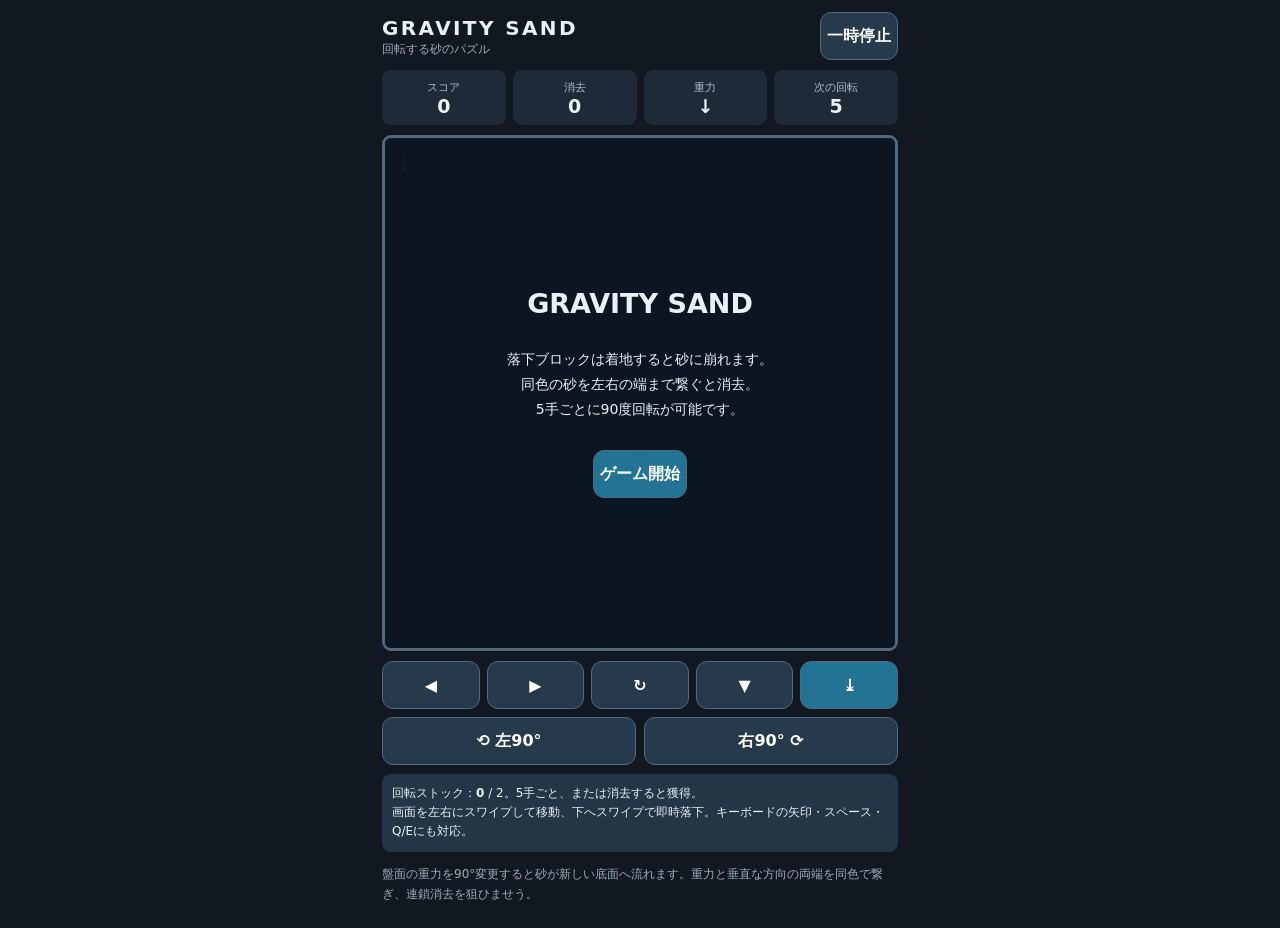
<file: gravity-sand/index.html>
<!doctype html><html lang="ja"><meta charset="utf-8"><meta name="viewport" content="width=device-width,initial-scale=1,maximum-scale=1,user-scalable=no"><meta name="theme-color" content="#121923"><title>GRAVITY SAND</title>
<style>*{box-sizing:border-box}body{margin:0;background:#111822;color:#e8f1f6;font:14px system-ui,sans-serif;touch-action:manipulation}.wrap{max-width:540px;margin:auto;padding:12px}header,.stats{display:flex;justify-content:space-between;gap:7px;align-items:center}h1{font-size:20px;margin:0;letter-spacing:.12em}small,.note{color:#9aabb8} .stats{margin:10px 0}.stat{flex:1;text-align:center;background:#1e2a38;padding:8px 2px;border-radius:9px}.stat b{display:block;font-size:19px}.stat span{font-size:11px;color:#aebecd}.board{position:relative;width:100%;aspect-ratio:1;border:3px solid #526779;border-radius:9px;overflow:hidden}canvas{width:100%;height:100%;display:block;touch-action:none}.overlay{position:absolute;inset:0;background:#0c1521e8;display:flex;flex-direction:column;align-items:center;justify-content:center;text-align:center;padding:18px;gap:14px}.overlay.hide{display:none}.overlay h2{font-size:27px;margin:0}.overlay p{line-height:1.8}button{background:#263a4b;border:1px solid #516a7f;color:#fff;border-radius:11px;min-height:48px;font:700 16px system-ui;touch-action:manipulation}.controls{display:grid;grid-template-columns:repeat(5,1fr);gap:7px;margin-top:10px}.rotate{display:grid;grid-template-columns:1fr 1fr;gap:8px;margin-top:8px}button.primary{background:#237494}button:active{background:#47758d}.note{font-size:12px;line-height:1.7}.hint{background:#243545;padding:10px;border-radius:9px;margin-top:9px;font-size:12px;line-height:1.6}</style>
<div class="wrap"><header><div><h1>GRAVITY SAND</h1><small>回転する砂のパズル</small></div><button id="pause">一時停止</button></header>
<div class="stats"><div class="stat"><span>スコア</span><b id="score">0</b></div><div class="stat"><span>消去</span><b id="clears">0</b></div><div class="stat"><span>重力</span><b id="direction">↓</b></div><div class="stat"><span>次の回転</span><b id="remaining">5</b></div></div>
<div class="board"><canvas id="game" width="480" height="480"></canvas><div id="overlay" class="overlay"><h2 id="title">GRAVITY SAND</h2><p id="message">落下ブロックは着地すると砂に崩れます。<br>同色の砂を左右の端まで繋ぐと消去。<br>5手ごとに90度回転が可能です。</p><button class="primary" id="start">ゲーム開始</button></div></div>
<div class="controls"><button id="left">◀</button><button id="right">▶</button><button id="spin">↻</button><button id="down">▼</button><button id="drop" class="primary">⤓</button></div>
<div class="rotate"><button id="turnLeft">⟲ 左90°</button><button id="turnRight">右90° ⟳</button></div><div class="hint">回転ストック：<b id="stock">0</b> / 2。5手ごと、または消去すると獲得。<br>画面を左右にスワイプして移動、下へスワイプで即時落下。キーボードの矢印・スペース・Q/Eにも対応。</div><p class="note">盤面の重力を90°変更すると砂が新しい底面へ流れます。重力と垂直な方向の両端を同色で繋ぎ、連鎖消去を狙ひませう。</p></div>
<script>(()=>{'use strict';const $=id=>document.getElementById(id),canvas=$('game'),ctx=canvas.getContext('2d'),N=48,B=4,C=['','#43d2c6','#f1b75a','#e9759b','#8ea7fa'],shapes=[[[0,0],[1,0],[0,1],[1,1]],[[0,0],[1,0],[2,0],[3,0]],[[0,0],[1,0],[2,0],[1,1]],[[0,0],[0,1],[0,2],[1,2]],[[1,0],[1,1],[0,1],[0,2]],[[0,0],[1,0],[1,1],[2,1]]];let grid=new Uint8Array(N*N),piece=null,g=0,score=0,clears=0,placed=0,stock=0,alive=false,paused=false,settling=false,still=0,last=0,fall=0,physics=0,pending=null,settleAfterRotation=false;const directions=[[0,1],[-1,0],[0,-1],[1,0]],arrows=['↓','←','↑','→'];function update(){$('score').textContent=score.toLocaleString();$('clears').textContent=clears;$('direction').textContent=arrows[g];$('remaining').textContent=5-placed%5;$('stock').textContent=stock}function overlay(title,message,button){$('title').textContent=title;$('message').innerHTML=message;$('start').textContent=button;$('overlay').classList.remove('hide')}function hide(){$('overlay').classList.add('hide')}function init(){grid.fill(0);g=score=clears=placed=stock=still=fall=physics=0;pending=null;alive=true;paused=settling=false;spawn();hide();update()}function vector(){return directions[g]}function sideways(){return directions[(g+3)%4]}function valid(p){return p.cells.every(([cx,cy])=>{let xx=p.x+cx*B,yy=p.y+cy*B;if(xx<0||yy<0||xx+B>N||yy+B>N)return false;for(let y=yy;y<yy+B;y++)for(let x=xx;x<xx+B;x++)if(grid[y*N+x])return false;return true})}function spawn(){let cells=pending?pending.cells:shapes[Math.random()*shapes.length|0].map(a=>[...a]),color=pending?pending.color:1+(Math.random()*4|0);pending=null;let xs=cells.map(a=>a[0]),ys=cells.map(a=>a[1]),minX=Math.min(...xs),maxX=Math.max(...xs),minY=Math.min(...ys),maxY=Math.max(...ys);let x=0,y=0;if(g===0){x=Math.floor((N-(maxX-minX+1)*B)/2)-minX*B;y=-minY*B}else if(g===2){x=Math.floor((N-(maxX-minX+1)*B)/2)-minX*B;y=N-(maxY+1)*B}else if(g===1){x=N-(maxX+1)*B;y=Math.floor((N-(maxY-minY+1)*B)/2)-minY*B}else{x=-minX*B;y=Math.floor((N-(maxY-minY+1)*B)/2)-minY*B}piece={x,y,cells,color};if(!valid(piece))end();update()}function move(dx,dy){if(!alive||paused||settling||!piece)return false;let p={...piece,x:piece.x+dx,y:piece.y+dy};if(valid(p)){piece=p;return true}return false}function spin(){if(!alive||paused||settling||!piece)return;let cells=piece.cells.map(([x,y])=>[-y,x]);for(let [dx,dy] of [[0,0],[1,0],[-1,0],[0,1],[0,-1],[2,0],[-2,0]]){let p={...piece,cells,x:piece.x+dx*B,y:piece.y+dy*B};if(valid(p)){piece=p;break}}}function lock(){if(!piece)return;for(let [dx,dy] of piece.cells){let x=piece.x+dx*B,y=piece.y+dy*B;for(let a=0;a<B;a++)for(let b=0;b<B;b++)if(x+a>=0&&x+a<N&&y+b>=0&&y+b<N)grid[(y+b)*N+x+a]=piece.color}piece=null;placed++;score+=10;settling=true;still=0;settleAfterRotation=false;update()}function tick(){let [dx,dy]=vector();if(!move(dx,dy))lock()}function drop(){if(!alive||paused||settling)return;let [dx,dy]=vector(),i=0;while(move(dx,dy)&&i++<N){}score+=i*2;lock()}function sand(){let changed=false,[vx,vy]=vector(),xs=Array.from({length:N},(_,i)=>i),ys=Array.from({length:N},(_,i)=>i);if(vx>0)xs.reverse();if(vy>0)ys.reverse();if(vx===0)xs.sort(()=>Math.random()-.5);if(vy===0)ys.sort(()=>Math.random()-.5);for(let y of ys)for(let x of xs){let id=y*N+x,c=grid[id];if(!c)continue;let s=Math.random()<.5?1:-1,opts=vx===0?[[vx,vy],[s,vy],[-s,vy]]:[[vx,vy],[vx,s],[vx,-s]];for(let [dx,dy] of opts){let xx=x+dx,yy=y+dy;if(xx<0||yy<0||xx>=N||yy>=N||grid[yy*N+xx])continue;grid[yy*N+xx]=c;grid[id]=0;changed=true;break}}return changed}function clear(){let seen=new Uint8Array(N*N),q=new Int32Array(N*N),remove=[],groups=0;for(let i=0;i<grid.length;i++){let c=grid[i];if(!c||seen[i])continue;let head=0,tail=1,a=false,b=false;q[0]=i;seen[i]=1;while(head<tail){let z=q[head++],x=z%N,y=z/N|0;if(g%2===0){if(x===0)a=true;if(x===N-1)b=true}else{if(y===0)a=true;if(y===N-1)b=true}for(let j of [x?z-1:-1,x<N-1?z+1:-1,y?z-N:-1,y<N-1?z+N:-1])if(j>=0&&!seen[j]&&grid[j]===c){seen[j]=1;q[tail++]=j}}if(a&&b){groups++;for(let k=0;k<tail;k++)remove.push(q[k])}}if(!remove.length)return false;for(let z of remove)grid[z]=0;clears+=groups;score+=remove.length*2+groups*200;stock=Math.min(2,stock+1);update();return true}function finish(){if(!settleAfterRotation&&placed>0&&placed%5===0)stock=Math.min(2,stock+1);settling=false;settleAfterRotation=false;spawn();update()}function rotate(dir){if(!alive||paused||!stock)return;stock--;g=(g+dir+4)%4;if(piece){pending={cells:piece.cells,color:piece.color};piece=null}settling=true;settleAfterRotation=true;still=0;update()}function end(){alive=false;overlay('ゲームオーバー','スコア '+score.toLocaleString()+'<br>消去 '+clears+' 回','もう一度')}function draw(){ctx.fillStyle='#15202c';ctx.fillRect(0,0,480,480);for(let y=0;y<N;y++)for(let x=0;x<N;x++){let c=grid[y*N+x];if(c){ctx.fillStyle=C[c];ctx.fillRect(x*10,y*10,10,10)}}if(piece){ctx.fillStyle=C[piece.color];for(let [dx,dy] of piece.cells)ctx.fillRect((piece.x+dx*B)*10,(piece.y+dy*B)*10,B*10,B*10)}ctx.strokeStyle='#ffffff12';ctx.lineWidth=1;for(let i=0;i<=N;i+=B){ctx.beginPath();ctx.moveTo(i*10,0);ctx.lineTo(i*10,480);ctx.moveTo(0,i*10);ctx.lineTo(480,i*10);ctx.stroke()}ctx.fillStyle='#fff9';ctx.font='bold 23px sans-serif';ctx.fillText(arrows[g],12,30)}function frame(t){let dt=Math.min(50,t-(last||t));last=t;if(alive&&!paused){if(settling){physics+=dt;let n=0;while(physics>=16&&n++<5){physics-=16;still=sand()?0:still+1;if(still>=5){if(clear()){still=0}else{finish();break}}}}else{fall+=dt;if(fall>Math.max(115,700-(score/1500|0)*60)){fall=0;tick()}}}draw();requestAnimationFrame(frame)}$('start').onclick=()=>{if(alive&&paused){paused=false;hide()}else init()};$('pause').onclick=()=>{if(!alive)return;paused=!paused;if(paused)overlay('一時停止','再開を押して下さい','再開');else hide()};$('left').onclick=()=>{let [x,y]=sideways();move(-x,-y)};$('right').onclick=()=>{let [x,y]=sideways();move(x,y)};$('spin').onclick=spin;$('down').onclick=()=>{let [x,y]=vector();if(!move(x,y))lock()};$('drop').onclick=drop;$('turnLeft').onclick=()=>rotate(1);$('turnRight').onclick=()=>rotate(-1);document.addEventListener('keydown',e=>{let k=e.key.toLowerCase();if(['arrowleft','arrowright','arrowup','arrowdown',' ','q','e'].includes(k))e.preventDefault();if(k==='arrowleft')$('left').click();if(k==='arrowright')$('right').click();if(k==='arrowup')spin();if(k==='arrowdown')$('down').click();if(k===' ')drop();if(k==='q')rotate(1);if(k==='e')rotate(-1)});let sx=0,sy=0;canvas.addEventListener('touchstart',e=>{sx=e.touches[0].clientX;sy=e.touches[0].clientY},{passive:true});canvas.addEventListener('touchend',e=>{let dx=e.changedTouches[0].clientX-sx,dy=e.changedTouches[0].clientY-sy;if(Math.abs(dx)>25&&Math.abs(dx)>Math.abs(dy))dx>0?$('right').click():$('left').click();else if(dy>35)drop();else if(Math.abs(dx)<20&&Math.abs(dy)<20)spin()},{passive:true});requestAnimationFrame(frame)})();</script></html>
</file>
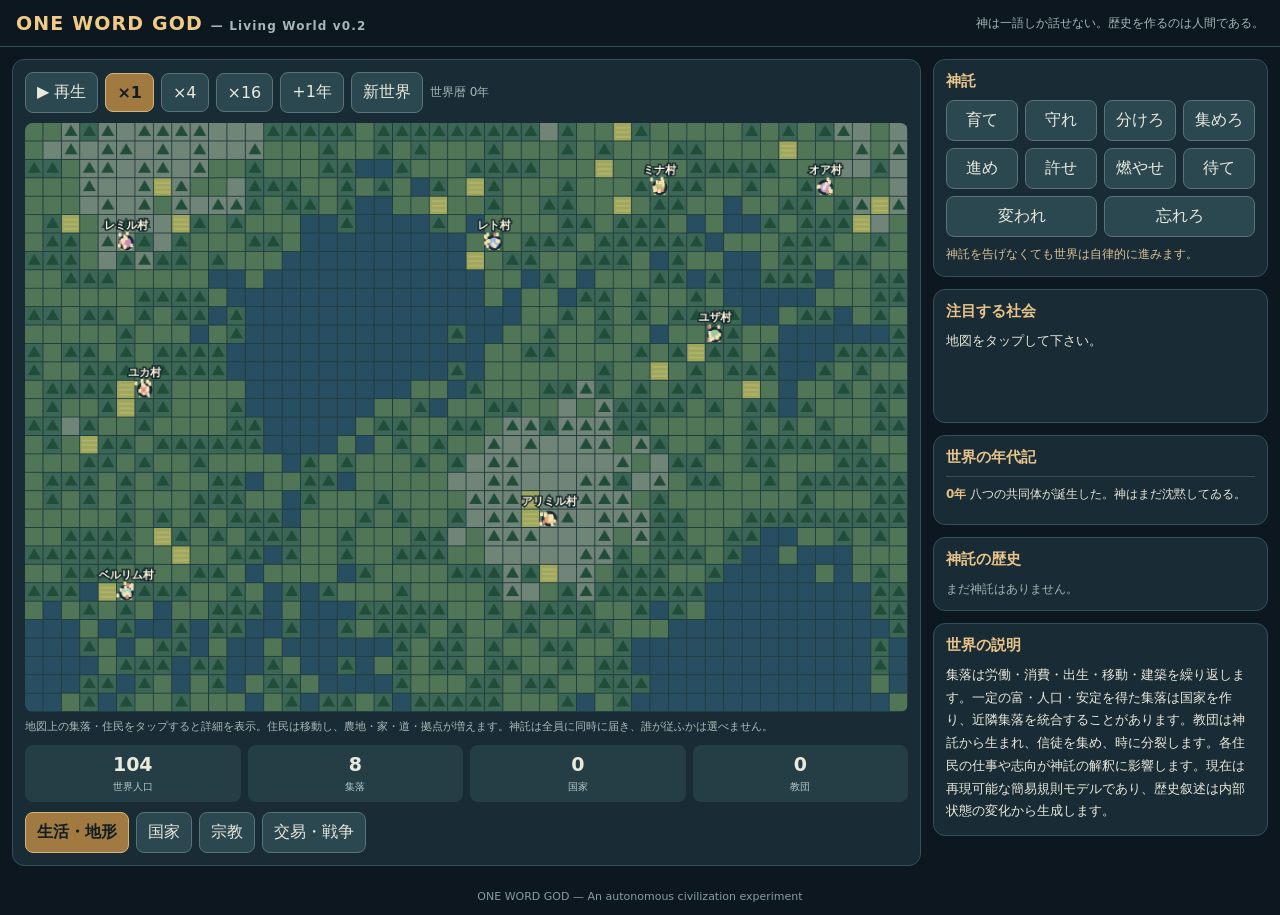
<file: one-word-god/index.html>
<!doctype html><html lang="ja"><head><meta charset="utf-8"><meta name="viewport" content="width=device-width,initial-scale=1"><title>ONE WORD GOD — Living World</title><style>
:root{font-family:system-ui,-apple-system,sans-serif;color:#e9e9dc;background:#0c1720;color-scheme:dark}*{box-sizing:border-box}body{margin:0}header{display:flex;justify-content:space-between;align-items:center;padding:12px 16px;border-bottom:1px solid #354e52;gap:12px;flex-wrap:wrap}h1{font-size:19px;letter-spacing:.06em;color:#f0cb86;margin:0}h2{font-size:15px;color:#e8c48b;margin:0 0 9px}small,.sub{color:#a4b7b6;font-size:12px}.layout{max-width:1470px;margin:auto;display:grid;grid-template-columns:minmax(0,1fr) 335px;gap:12px;padding:12px}.panel{background:#192b34;border:1px solid #34515a;border-radius:12px;padding:12px;min-width:0}aside{display:flex;flex-direction:column;gap:12px}.bar,.words,.metrics,.tabs{display:flex;gap:7px;flex-wrap:wrap;align-items:center}.bar{margin-bottom:10px}button,select{font:inherit;color:#e9e9dc;background:#2b4750;border:1px solid #58737b;border-radius:8px;padding:9px 11px;cursor:pointer}button.on{background:#a17a42;color:#111c20;border-color:#d6b676;font-weight:bold}button:disabled{opacity:.5}.words button{flex:1 0 21%;min-width:68px}.metrics{margin:10px 0}.metric{flex:1;background:#253e46;border-radius:8px;padding:8px;text-align:center;min-width:70px}.metric b{display:block;font-size:19px}.metric span{font-size:10px;color:#b5c6c7}canvas{display:block;width:100%;height:auto;max-height:76vh;background:#203d3e;border-radius:8px;touch-action:manipulation}.hint{font-size:11px;color:#aebbbb;line-height:1.5;margin-top:7px}.scroller{max-height:250px;overflow:auto}.event{border-top:1px solid #34505a;padding:8px 0;font-size:12px;line-height:1.6}.event strong{color:#e2bf80}.info{font-size:13px;line-height:1.75;min-height:80px}.row{display:flex;justify-content:space-between;gap:10px}.chip{display:inline-block;border-radius:6px;padding:1px 6px;background:#38525b;font-size:11px;margin:2px}.history{font-size:12px;line-height:1.6;border-top:1px solid #304952;padding:8px 0}footer{text-align:center;font-size:11px;color:#879d9f;padding:12px}#tip{font-size:12px;line-height:1.55;color:#d8c398;margin-top:8px}.nowrap{white-space:nowrap}@media(max-width:850px){.layout{grid-template-columns:1fr;padding:7px;gap:8px}header{padding:11px}.panel{padding:9px}.words button{padding:10px 5px}.bar button{padding:8px 9px}canvas{max-height:none}}
</style></head><body><header><h1>ONE WORD GOD <small>— Living World v0.2</small></h1><small>神は一語しか話せない。歴史を作るのは人間である。</small></header>
<div class="layout"><section class="panel"><div class="bar"><button id="play">▶ 再生</button><button data-speed="1" class="on">×1</button><button data-speed="4">×4</button><button data-speed="16">×16</button><button id="step">+1年</button><button id="fresh">新世界</button><span id="clock" class="sub"></span></div><canvas id="map" width="960" height="640" aria-label="文明の地図"></canvas><div class="hint">地図上の集落・住民をタップすると詳細を表示。住民は移動し、農地・家・道・拠点が増えます。神託は全員に同時に届き、誰が従ふかは選べません。</div><div class="metrics"><div class="metric"><b id="population">0</b><span>世界人口</span></div><div class="metric"><b id="settlements">0</b><span>集落</span></div><div class="metric"><b id="states">0</b><span>国家</span></div><div class="metric"><b id="faiths">0</b><span>教団</span></div></div><div class="tabs"><button data-view="terrain" class="on">生活・地形</button><button data-view="politics">国家</button><button data-view="religion">宗教</button><button data-view="relations">交易・戦争</button></div></section>
<aside><section class="panel"><h2>神託</h2><div class="words" id="words"></div><div id="tip">神託を告げなくても世界は自律的に進みます。</div></section><section class="panel"><h2>注目する社会</h2><div id="detail" class="info">地図をタップして下さい。</div></section><section class="panel"><h2>世界の年代記</h2><div id="chronicle" class="scroller"></div></section><section class="panel"><h2>神託の歴史</h2><div id="revelations" class="scroller"></div></section><section class="panel"><h2>世界の説明</h2><div class="info">集落は労働・消費・出生・移動・建築を繰り返します。一定の富・人口・安定を得た集落は国家を作り、近隣集落を統合することがあります。教団は神託から生まれ、信徒を集め、時に分裂します。各住民の仕事や志向が神託の解釈に影響します。現在は再現可能な簡易規則モデルであり、歴史叙述は内部状態の変化から生成します。</div></section></aside></div><footer>ONE WORD GOD — An autonomous civilization experiment</footer>
<script>
'use strict';
const cv=document.getElementById('map'),ctx=cv.getContext('2d'),W=cv.width,H=cv.height,WX=48,WY=32,ts=20;
const $=id=>document.getElementById(id),clamp=(x,a,b)=>Math.min(b,Math.max(a,x)),dist=(a,b)=>Math.hypot(a.x-b.x,a.y-b.y);
let seed=1,world=[],places=[],people=[],nations=[],sects=[],log=[],oracles=[],year=0,month=0,playing=false,speed=1,view='terrain',selected=null,nextId=1,lastTick=0,acc=0;
const rand=()=>{seed|=0;seed=(seed+0x6d2b79f5)|0;let x=Math.imul(seed^seed>>>15,1|seed);x=(x+Math.imul(x^x>>>7,61|x))^x;return((x^x>>>14)>>>0)/4294967296};
const rnd=(a,b)=>a+rand()*(b-a),pick=a=>a[Math.floor(rand()*a.length)],int=(a,b)=>Math.floor(rnd(a,b+1));
const colors=['#e1ad67','#9cc998','#ca8cb3','#9ab9df','#e09e8f','#c2c575','#c19eda','#a9d1bd','#d7bb91','#dd9da2'];
const first=['アリ','ベル','サ','ノ','エル','ミ','カ','オ','レ','タ','マ','ザ','ユ','フ','ニ'],last=['ア','リム','ト','ナ','ザ','ミル','ド','ーン','エス','ラ','カ'];
const words=['育て','守れ','分けろ','集めろ','進め','許せ','燃やせ','待て','変われ','忘れろ'];
function note(s,kind='world'){log.unshift({year,kind,text:s});log.length=Math.min(log.length,140)}
function name(){return pick(first)+pick(last)}
function generate(){seed=Math.floor(Math.random()*4294967295);world=[];places=[];people=[];nations=[];sects=[];log=[];oracles=[];year=0;month=0;nextId=1;selected=null;for(let y=0;y<WY;y++){world[y]=[];for(let x=0;x<WX;x++){const height=Math.sin(x*.28)+Math.cos(y*.32)+Math.sin((x+y)*.16)+rnd(-.8,.8);const water=height<-.9;world[y][x]={x,y,height,water,wood:water?0:int(1,4),farm:0,road:0,house:0,owner:null}}}
const sites=[];let tries=0;while(sites.length<8&&tries++<2000){const x=int(4,WX-5),y=int(3,WY-4);if(world[y][x].water||sites.some(p=>Math.hypot(p.x-x,p.y-y)<8))continue;sites.push({x,y})}
sites.forEach((p,i)=>{const id=nextId++,c=colors[i%colors.length];const city={id,x:p.x,y:p.y,name:name()+'村',pop:0,food:90,wood:30,stone:20,wealth:35,tech:1,stability:int(55,85),power:0,state:null,sect:null,tradition:{share:rand(),guard:rand(),expand:rand()},record:[],color:c,age:0,army:5};places.push(city);const tile=world[p.y][p.x];tile.house=2;tile.owner=id;for(let j=0;j<13;j++)addPerson(city);for(let f=0;f<3;f++)farmNear(city);});note('八つの共同体が誕生した。神はまだ沈黙してゐる。');render()}
function addPerson(p){const jobs=['農民','農民','農民','職人','商人','司祭','兵士','建築家'];const job=pick(jobs);const person={id:nextId++,name:name(),home:p.id,x:p.x+rnd(-.4,.4),y:p.y+rnd(-.4,.4),goalx:p.x,goaly:p.y,job,age:int(9,47),faith:rnd(.2,.95),ambition:rand(),cooperation:rand(),memory:[],work:0};people.push(person);p.pop++}
function findTile(p,r=3,pred=t=>!t.water){const options=[];for(let dy=-r;dy<=r;dy++)for(let dx=-r;dx<=r;dx++){let x=p.x+dx,y=p.y+dy;if(x<0||x>=WX||y<0||y>=WY)continue;const t=world[y][x];if(pred(t)&&!(x===p.x&&y===p.y))options.push(t)}return options.length?pick(options):null}
function farmNear(p){const t=findTile(p,3,t=>!t.water&&!t.farm&&!t.house);if(t){t.farm=1;t.owner=p.id}}
function building(p){const t=findTile(p,4,t=>!t.water&&!t.house&&!t.farm);if(t){t.house=1;t.owner=p.id;p.wood-=10;note(p.name+'で住宅が建設された。','build')}}
function road(p,q){let x=p.x,y=p.y;for(let i=0;i<WX+WY&&Math.abs(x-q.x)+Math.abs(y-q.y)>0;i++){if(rand()<.5)x+=Math.sign(q.x-x);else y+=Math.sign(q.y-y);x=clamp(x,0,WX-1);y=clamp(y,0,WY-1);world[y][x].road=1}}
const getHome=person=>places.find(p=>p.id===person.home);
function culture(p){return p.sect?sects.find(s=>s.id===p.sect):null}
function foundNation(p){const n={id:nextId++,name:p.name.replace(/村|町|市/g,'')+'国',capital:p.id,color:p.color,authority:rnd(.3,.7),history:[]};nations.push(n);p.state=n.id;p.power+=20;note(p.name+'が独立した国家「'+n.name+'」を形成した。','politics')}
function foundSect(p,word,meaning,founder){const s={id:nextId++,name:word+'の道・'+p.name.replace(/村|町|市/g,''),origin:word,meaning,founder:founder.name,color:colors[sects.length%colors.length],members:0,age:0};sects.push(s);p.sect=s.id;note(founder.name+'は「'+word+'」を「'+meaning+'」と説き、'+s.name+'を創始した。','religion');return s}
const meanings={
'育て':['農地を広げる','人口を増やす','若者を教育する'],
'守れ':['城壁を築く','伝統を守る','軍を強める'],
'分けろ':['食糧を分配する','土地を分割する','統治権を分散する'],
'集めろ':['備蓄を集積する','臣民を統合する','資本を蓄積する'],
'進め':['遠方へ開拓する','技術を発達させる','軍を前進させる'],
'許せ':['争ひを和解させる','罪人を赦す','自由を認める'],
'燃やせ':['森を焼いて開墾する','敵地を焼き払う','書物を焼き捨てる'],
'待て':['備蓄して備える','軍事行動を控える','信仰を深める'],
'変われ':['統治制度を改める','技術を刷新する','宗教を改革する'],
'忘れろ':['過去の争ひを忘れる','旧い記録を消す','古い慣習を捨てる']
};
function interpret(p,w){let weights=[1,1,1];if(w==='分けろ')weights=[1+p.tradition.share*3,1+p.tradition.expand,1+p.tradition.guard];if(w==='守れ')weights=[1+p.tradition.guard*3,1+p.tradition.share,1+p.army/30];if(w==='進め')weights=[1+p.tradition.expand*3,1+p.tech,1+p.army/20];if(w==='育て')weights=[2+(p.food<p.pop?2:0),1+(p.pop<20?2:0),1+p.tech/3];const leader=pick(people.filter(a=>a.home===p.id));if(!leader)return null;weights[leader.ambition>.7?2:leader.cooperation>.65?0:1]*=1.8;let z=rnd(0,weights.reduce((a,b)=>a+b,0)),i=0;while(i<2&&z>weights[i]){z-=weights[i];i++}return {i,leader,meaning:meanings[w][i]}}
function applyOracle(w){oracles.unshift({year,word:w});note('【神託】「'+w+'」が全世界へ同時に響いた。','oracle');let results=[];for(const p of places.filter(p=>p.pop>0)){const ans=interpret(p,w);if(!ans)continue;const {i,leader,meaning}=ans;const faith=people.filter(x=>x.home===p.id).reduce((n,x)=>n+x.faith,0)/Math.max(1,p.pop);const obey=rand()<faith*.8+.12;if(!obey){results.push(p.name+'：無視');p.record.unshift({year,w,meaning:'従はなかった'});continue}if(w==='育て'){if(i===0){p.food+=38;farmNear(p)}else if(i===1){p.stability+=8;p.food+=12}else p.tech+=.45}
if(w==='守れ'){if(i===0){p.wood-=12;p.army+=12}else if(i===1)p.stability+=12;else p.army+=18}
if(w==='分けろ'){if(i===0){p.food+=5;p.stability+=10;p.tradition.share+=.12}else if(i===1){farmNear(p);p.stability-=4}else{p.power-=10;p.stability+=5}}
if(w==='集めろ'){p.food+=i===0?42:8;p.wealth+=i===2?32:6;p.power+=i===1?20:3}
if(w==='進め'){if(i===0)colonize(p,true);else if(i===1)p.tech+=.75;else p.army+=17}
if(w==='許せ'){p.stability+=i===0?18:7;p.army-=i===0?6:0}
if(w==='燃やせ'){if(i===0){farmNear(p);p.food+=25}else if(i===1){p.army+=6;p.stability-=12}else{p.stability-=15;p.tradition.guard+=.15}}
if(w==='待て'){p.food+=30;p.stability+=5;p.wealth+=3}
if(w==='変われ'){if(i===0)p.power+=12;else if(i===1)p.tech+=.65;else p.sect=null}
if(w==='忘れろ'){if(i===0)p.stability+=15;else if(i===1)p.record=p.record.slice(0,1);else p.tradition.guard-=.15}
p.stability=clamp(p.stability,0,100);p.record.unshift({year,w,meaning});p.record.length=Math.min(p.record.length,20);leader.memory.push(w+'：'+meaning);if(!p.sect&&rand()<(.12+leader.faith*.22))foundSect(p,w,meaning,leader);else if(p.sect&&rand()<.065){const old=culture(p);if(old&&old.origin!==w&&rand()<.7)foundSect(p,w,meaning,leader)}results.push(p.name+'：'+meaning)}
$('tip').textContent='世界暦'+year+'年：「'+w+'」／'+results.join('、');render()}
function colonize(p,divine=false){if(places.length>=26||p.pop<(divine?16:38)||p.food<10)return;let options=[];for(let y=2;y<WY-2;y++)for(let x=2;x<WX-2;x++){let t=world[y][x];if(t.water||places.some(q=>Math.hypot(q.x-x,q.y-y)<5))continue;const d=Math.hypot(x-p.x,y-p.y);if(d>=4&&d<12)options.push({x,y})}if(!options.length)return;const at=pick(options),n={id:nextId++,x:at.x,y:at.y,name:name()+'村',pop:0,food:45,wood:18,stone:10,wealth:15,tech:Math.max(.5,p.tech*.7),stability:clamp(p.stability+rnd(-15,10),20,90),power:5,state:p.state,sect:p.sect,tradition:{...p.tradition},record:[],color:p.color,age:0,army:2};places.push(n);world[at.y][at.x].house=2;world[at.y][at.x].owner=n.id;let movers=people.filter(q=>q.home===p.id).slice(0,Math.min(8,p.pop-8));movers.forEach(q=>{q.home=n.id;q.x=n.x;q.y=n.y;q.goalx=n.x;q.goaly=n.y;n.pop++;p.pop--});farmNear(n);if(p.state)road(p,n);note(p.name+'から開拓者が移住し、'+n.name+'が建設された。','migration')}
function yearly(){year++;for(const p of [...places]){if(p.pop<=0)continue;p.age++;const locals=people.filter(x=>x.home===p.id);const farms=world.flat().filter(t=>t.owner===p.id&&t.farm).length;const harvest=farms*(11+p.tech*2)*rnd(.75,1.25);p.food=clamp(p.food+harvest-p.pop*.68,0,3000);p.wood=clamp(p.wood+3+locals.filter(x=>x.job==='職人').length*.5,0,500);p.wealth=clamp(p.wealth+locals.filter(x=>x.job==='商人').length*1.1-p.pop*.05,0,1500);p.tech=clamp(p.tech+rnd(0,.027)*(p.stability/70),0,15);p.stability=clamp(p.stability+(p.food<p.pop*.2?-8:2)+rnd(-5,3),0,100);if(p.food<p.pop*.22&&rand()<.22)note(p.name+'で食糧不足が深刻化した。','crisis');const houses=world.flat().filter(t=>t.owner===p.id&&t.house).reduce((s,t)=>s+t.house,0);if(p.wood>=12&&(houses*9<p.pop||rand()<.09))building(p);if(p.food<p.pop*1.8 || farms<Math.ceil(p.pop/9)){if(rand()<.88)farmNear(p)}else if(rand()<.20)farmNear(p);if(p.pop>14&&p.food>p.pop*1.3&&rand()<.12){p.food-=3;p.stability=clamp(p.stability+1,0,100)}if(p.pop>48&&rand()<.025)colonize(p);if(!p.state&&p.pop>18&&p.wealth>42&&p.stability>46&&rand()<.12)foundNation(p);if(p.state){const n=nations.find(n=>n.id===p.state);if(n&&n.capital===p.id){for(const q of places){if(q.id===p.id||q.state||dist(p,q)>10)continue;if(p.power+ p.pop*.2>q.pop*.3+q.power&&rand()<.08){q.state=n.id;road(p,q);note(q.name+'が'+n.name+'へ加入した。','politics')}}}}p.power=clamp(p.power+rnd(-2,3),0,200);p.army=clamp(p.army+rnd(-1,2),0,300)}
for(let i=people.length-1;i>=0;i--){const q=people[i],home=getHome(q);if(!home){people.splice(i,1);continue}q.age++;const starving=home.food<home.pop*.2;const death=q.age>70?(.085+(q.age-70)*.028):q.age<3?.012:.0025;if(rand()<death+(starving?.055:0)){people.splice(i,1);home.pop=Math.max(0,home.pop-1);if(q.memory.length&&rand()<.15)note(q.name+'が没した。遺された神託の記憶は「'+q.memory.slice(-1)[0]+'」。','person');continue}const housing=world.flat().filter(t=>t.owner===home.id&&t.house).reduce((sum,t)=>sum+t.house,0);const capacity=Math.max(18,housing*11);const foodSafe=home.food>home.pop*.8;const fertility=home.pop<12?.13:home.pop<35?.095:.07;if(q.age>=18&&q.age<=46&&foodSafe&&home.pop<Math.min(210,capacity)&&rand()<fertility){const child={...q,id:nextId++,name:name(),age:0,faith:clamp(q.faith+rnd(-.18,.18),0,1),ambition:rand(),cooperation:rand(),memory:[],x:home.x,y:home.y,job:'農民'};people.push(child);home.pop++}if(q.job==='司祭'&&home.sect&&rand()<.03)q.faith=clamp(q.faith+.1,0,1)}
if(year%3===0){for(const a of places){const b=places.filter(p=>p!==a&&p.pop>0).sort((x,y)=>dist(a,x)-dist(a,y))[0];if(!b||a.pop===0)continue;if(rand()<.3){const goods=Math.min(a.food,15);a.food-=goods;b.food+=goods;a.wealth+=6;b.wealth+=4;if(rand()<.2)note(a.name+'と'+b.name+'の交易路が賑はった。','economy')}if(a.state&&b.state&&a.state!==b.state&&a.army>18&&b.army>18&&rand()<.035){let casualtiesA=Math.min(a.pop,int(1,5)),casualtiesB=Math.min(b.pop,int(1,5));for(const [p,c] of [[a,casualtiesA],[b,casualtiesB]]){const victims=people.filter(z=>z.home===p.id).slice(0,c);victims.forEach(v=>{people.splice(people.indexOf(v),1);p.pop--});p.stability-=8}note(a.name+'と'+b.name+'の間に戦闘が起こり、双方に死者が出た。','war');if(a.army>b.army*1.5&&rand()<.4){b.state=a.state;note(b.name+'は'+nations.find(n=>n.id===a.state).name+'の支配下に入った。','politics')}}}}
for(const s of sects){s.age++;s.members=places.filter(p=>p.sect===s.id).reduce((n,p)=>n+p.pop,0);if(s.members>0&&year%5===0&&rand()<.2){let host=pick(places.filter(p=>p.sect===s.id));let target=places.filter(p=>p.sect!==s.id&&dist(p,host)<12&&p.pop>0);if(target.length){const t=pick(target);t.sect=s.id;note(s.name+'が'+t.name+'へ広まった。','religion')}}}
if(year%10===0)note('世界暦'+year+'年。人口'+people.length+'人、国家'+nations.length+'、宗教'+sects.length+'。');render()}
function animatePeople(dt){for(const p of people){const h=getHome(p);if(!h)continue;if(Math.hypot(p.x-p.goalx,p.y-p.goaly)<.25){const tile=findTile(h,3,t=>!t.water);p.goalx=tile?tile.x:h.x;p.goaly=tile?tile.y:h.y}const d=Math.hypot(p.goalx-p.x,p.goaly-p.y)||1;const step=Math.min(d,dt*1.6);p.x+=(p.goalx-p.x)/d*step;p.y+=(p.goaly-p.y)/d*step}}
function tileColor(t){if(t.water)return '#284e62';if(view==='terrain')return t.farm?'#9da75e':t.height>1.7?'#718478':t.wood>=3?'#3c6655':'#517657';if(view==='politics'){const p=places.find(p=>p.id===t.owner);if(!p)return '#344d4c';const n=nations.find(n=>n.id===p.state);return n?n.color:'#6f7470'}if(view==='religion'){const p=places.find(p=>p.id===t.owner),s=sects.find(s=>s.id===p?.sect);return s?s.color:'#506269'}return '#35595c'}
function draw(){ctx.clearRect(0,0,W,H);for(const row of world)for(const t of row){ctx.fillStyle=tileColor(t);ctx.fillRect(t.x*ts,t.y*ts,ts-1,ts-1);if(view==='terrain'){if(t.farm){ctx.strokeStyle='#c9ba72';ctx.lineWidth=1;for(let j=5;j<17;j+=5){ctx.beginPath();ctx.moveTo(t.x*ts+2,t.y*ts+j);ctx.lineTo(t.x*ts+18,t.y*ts+j);ctx.stroke()}}else if(t.wood>2&&!t.water&&!t.house){ctx.fillStyle='#214c39';ctx.beginPath();ctx.moveTo(t.x*ts+10,t.y*ts+2);ctx.lineTo(t.x*ts+3,t.y*ts+14);ctx.lineTo(t.x*ts+17,t.y*ts+14);ctx.fill()}if(t.road){ctx.fillStyle='#b69d73';ctx.fillRect(t.x*ts+8,t.y*ts,4,ts)}if(t.house){ctx.fillStyle='#dfc49a';ctx.fillRect(t.x*ts+4,t.y*ts+9,12,9);ctx.fillStyle='#965c4b';ctx.beginPath();ctx.moveTo(t.x*ts+2,t.y*ts+10);ctx.lineTo(t.x*ts+10,t.y*ts+3);ctx.lineTo(t.x*ts+18,t.y*ts+10);ctx.fill()}}}
for(const p of places){const x=p.x*ts+10,y=p.y*ts+10;if(view==='politics'&&p.state){for(const q of places.filter(q=>q!==p&&q.state===p.state)){ctx.strokeStyle=p.color+'60';ctx.lineWidth=6;ctx.beginPath();ctx.moveTo(x,y);ctx.lineTo(q.x*ts+10,q.y*ts+10);ctx.stroke()}}ctx.fillStyle=p.color;ctx.beginPath();ctx.arc(x,y,p.pop>40?11:7,0,Math.PI*2);ctx.fill();ctx.strokeStyle=selected?.type==='place'&&selected.id===p.id?'white':'#152b33';ctx.lineWidth=3;ctx.stroke();ctx.textAlign='center';ctx.font='bold 12px system-ui';ctx.fillStyle='#fff4db';ctx.strokeStyle='#11252b';ctx.lineWidth=3;ctx.strokeText(p.name,x,y-15);ctx.fillText(p.name,x,y-15)}
if(view==='terrain'&&speed<16){for(const p of people){ctx.fillStyle=p.job==='司祭'?'#f8e6a5':p.job==='兵士'?'#de8a80':'#f4e3bc';ctx.fillRect(p.x*ts+7,p.y*ts+6,3,4)}}
}
function render(){draw();$('clock').textContent='世界暦 '+year+'年';$('population').textContent=people.length;$('settlements').textContent=places.filter(p=>p.pop>0).length;$('states').textContent=nations.length;$('faiths').textContent=sects.filter(s=>s.members>0).length;$('play').textContent=playing?'Ⅱ 停止':'▶ 再生';$('chronicle').innerHTML=log.slice(0,55).map(e=>'<div class="event"><strong>'+e.year+'年</strong> '+e.text+'</div>').join('');$('revelations').innerHTML=oracles.slice(0,18).map(o=>'<div class="history"><strong>'+o.year+'年：「'+o.word+'」</strong></div>').join('')||'<span class="sub">まだ神託はありません。</span>';if(selected){if(selected.type==='person'){const q=people.find(q=>q.id===selected.id);$('detail').innerHTML=q?'<strong>'+q.name+'</strong>（'+q.age+'歳）<br>'+q.job+'／'+getHome(q)?.name+'<br>信仰心 '+Math.round(q.faith*100)+'%<br>記憶：'+(q.memory.slice(-2).join('、')||'なし'):'この人物は既に亡くなりました。'}else{const p=places.find(q=>q.id===selected.id);if(p){const n=nations.find(n=>n.id===p.state),s=sects.find(s=>s.id===p.sect);$('detail').innerHTML='<strong>'+p.name+'</strong><br><span class="chip">'+(n?.name||'独立共同体')+'</span><span class="chip">'+(s?.name||'固有信仰')+'</span><br>人口 '+p.pop+'人／食糧 '+Math.round(p.food)+'／木材 '+Math.round(p.wood)+'<br>技術 '+p.tech.toFixed(1)+'／安定 '+Math.round(p.stability)+'／軍事 '+Math.round(p.army)+'<br>最近の神託：'+(p.record[0]?p.record[0].w+' → '+p.record[0].meaning:'記録なし')}}}}
cv.addEventListener('click',e=>{const b=cv.getBoundingClientRect(),x=(e.clientX-b.left)*W/b.width,y=(e.clientY-b.top)*H/b.height;const nearest=places.map(p=>({p,d:Math.hypot(x-(p.x*ts+10),y-(p.y*ts+10))})).sort((a,b)=>a.d-b.d)[0];if(nearest&&nearest.d<40)selected={type:'place',id:nearest.p.id};else{const person=people.map(p=>({p,d:Math.hypot(x-(p.x*ts+10),y-(p.y*ts+10))})).sort((a,b)=>a.d-b.d)[0];if(person&&person.d<15)selected={type:'person',id:person.p.id}}render()});
for(const w of words){const b=document.createElement('button');b.textContent=w;b.onclick=()=>applyOracle(w);$('words').appendChild(b)}
$('play').onclick=()=>{playing=!playing;render()};$('step').onclick=()=>yearly();$('fresh').onclick=()=>{if(confirm('現在の世界を破棄して新世界を生成しますか？'))generate()};document.querySelectorAll('[data-speed]').forEach(b=>b.onclick=()=>{speed=Number(b.dataset.speed);document.querySelectorAll('[data-speed]').forEach(z=>z.classList.toggle('on',z===b));playing=true;render()});document.querySelectorAll('[data-view]').forEach(b=>b.onclick=()=>{view=b.dataset.view;document.querySelectorAll('[data-view]').forEach(z=>z.classList.toggle('on',z===b));render()});
function frame(t){const dt=Math.min((t-lastTick)/1000||0,.08);lastTick=t;if(playing){acc+=dt*speed;while(acc>=1){acc-=1;yearly()}}if(playing&&speed<16){animatePeople(dt);draw()}requestAnimationFrame(frame)}generate();requestAnimationFrame(frame);
</script></body></html>
</file>
<file: fonts.css>
@import url('https://fonts.googleapis.com/css2?family=Hahmlet:wght@400;600;700&family=IBM+Plex+Mono:wght@400;500;600&family=IBM+Plex+Sans+KR:wght@400;500;600;700&display=swap');
</file>
<file: game.ja.css>
:root {
  --paper: #EBF0ED; --card: #F7FAF8; --card2: #F0F4F2; --ink: #13212A; --ink2: #4A5A61; --ink3: #5F6E72;
  --rule: #C7D2CE; --rule2: #DCE4E1;
  --accent: #8C1D3C; --accent-ink: #FFFFFF; --accent-soft: #F3E3E8;
  --stamp: #0F6E68; --stamp-soft: #DCEDEA; --gold: #9C7020;
  --good: #2B7A4E; --bad: #B0362B; --warn: #A8730F; --loss: #2C2F3A;
  --grid-lo: #E3E8E6; --grid-hi: #0F6E68;
  --shadow: 0 1px 0 rgba(19,33,42,.04), 0 8px 24px -12px rgba(19,33,42,.18);
  --f-display: 'Hahmlet', 'Noto Serif KR', 'Apple SD Gothic Neo', serif;
  --f-body: 'IBM Plex Sans KR', 'Apple SD Gothic Neo', 'Malgun Gothic', system-ui, sans-serif;
  --f-mono: 'IBM Plex Mono', 'IBM Plex Sans KR', ui-monospace, 'SFMono-Regular', Menlo, monospace;
  --tg-land: #CBD5D1;
}
@media (prefers-color-scheme: dark) {
  :root:not([data-theme="light"]) {
    --paper: #0D1316; --card: #141D21; --card2: #1A2428; --ink: #E1E9E6; --ink2: #A3B2AF; --ink3: #8A9A96;
    --rule: #2A383D; --rule2: #1D282C;
    --accent: #E2678A; --accent-ink: #1B0910; --accent-soft: #3A1C26;
    --stamp: #4CC0AF; --stamp-soft: #12302D; --gold: #D9AF59;
    --good: #5CC38B; --bad: #F07B6B; --warn: #E2B04C; --loss: #C9CDD8;
    --grid-lo: #1B2629; --grid-hi: #4CC0AF;
    --shadow: 0 1px 0 rgba(0,0,0,.3), 0 10px 30px -14px rgba(0,0,0,.6);
    --tg-land: #253237;
    color-scheme: dark;
  }
}
:root[data-theme="dark"] {
  --paper: #0D1316; --card: #141D21; --card2: #1A2428; --ink: #E1E9E6; --ink2: #A3B2AF; --ink3: #8A9A96;
  --rule: #2A383D; --rule2: #1D282C;
  --accent: #E2678A; --accent-ink: #1B0910; --accent-soft: #3A1C26;
  --stamp: #4CC0AF; --stamp-soft: #12302D; --gold: #D9AF59;
  --good: #5CC38B; --bad: #F07B6B; --warn: #E2B04C; --loss: #C9CDD8;
  --grid-lo: #1B2629; --grid-hi: #4CC0AF;
  --shadow: 0 1px 0 rgba(0,0,0,.3), 0 10px 30px -14px rgba(0,0,0,.6);
  --tg-land: #253237;
  color-scheme: dark;
}
* { box-sizing: border-box; }
html, body { background: var(--paper); color: var(--ink); }
body { font-family: var(--f-body); font-size: 15px; line-height: 1.6; -webkit-font-smoothing: antialiased; }
button { font: inherit; color: inherit; cursor: pointer; }
button:focus-visible, [tabindex]:focus-visible { outline: 2px solid var(--accent); outline-offset: 2px; }
.mono { font-family: var(--f-mono); font-variant-numeric: tabular-nums; }
.num { font-variant-numeric: tabular-nums; }
.lbl { font-size: 12px; letter-spacing: .04em; text-transform: uppercase; color: var(--ink3); font-weight: 600; }
.wrap { max-width: 1320px; margin: 0 auto; padding-inline: 20px; }
@media (max-width: 520px) { .wrap { padding-inline: 16px; } }

#intro { position: relative; padding-block: 40px 64px; }
.hero { display: grid; grid-template-columns: minmax(0, 1.2fr) minmax(0, 1fr); gap: 48px; align-items: start; }
.heroside { display: flex; flex-direction: column; gap: 8px; min-width: 0; }
.kicker { font-family: var(--f-mono); font-size: 12px; color: var(--stamp); letter-spacing: .02em; }
.kicker .nw { white-space: nowrap; }
#certFields .nw { display: inline-block; max-width: 100%; word-break: keep-all; overflow-wrap: anywhere; }
.hero h1 { font-family: var(--f-display); font-weight: 700; font-size: clamp(64px, 12vw, 168px); line-height: .92; letter-spacing: -.03em; margin: 12px 0 clamp(24px, 3vw, 44px); text-wrap: balance; }
.hero h1 .frac { display: inline-flex; flex-direction: column; align-items: center; vertical-align: middle; font-size: .42em; line-height: 1; margin-left: .08em; }
.hero h1 .frac b { border-bottom: .06em solid var(--accent); padding: 0 .1em .06em; color: var(--accent); }
.hero h1 .frac i { font-style: normal; padding-top: .08em; }
.lede { font-size: 18px; color: var(--ink2); max-width: 34em; margin: 0; text-wrap: pretty; }
.counter { margin-top: 28px; display: flex; gap: 28px; flex-wrap: wrap; }
.counter div { display: flex; flex-direction: column; }
.counter strong { font-family: var(--f-display); font-size: 34px; font-weight: 600; line-height: 1.1; font-variant-numeric: tabular-nums; }
.counter span { font-size: 13px; color: var(--ink3); }
.odds { background: var(--card); border: 1px solid var(--rule); border-radius: 4px; padding: 20px 22px; box-shadow: var(--shadow); }
.odds h2 { font-family: var(--f-display); font-size: 20px; margin: 0 0 4px; font-weight: 600; }
.odds p.sub { margin: 0 0 14px; font-size: 13px; color: var(--ink3); text-wrap: pretty; }
.orow { display: grid; grid-template-columns: 8.5em 1fr 3.4em; gap: 10px; align-items: center; font-size: 14px; padding-block: 3px; }
.orow .bar { height: 8px; background: var(--rule2); border-radius: 1px; overflow: hidden; }
.orow .bar i { display: block; height: 100%; background: var(--stamp); }
.orow .v { text-align: right; font-family: var(--f-mono); font-size: 13px; color: var(--ink2); }
.opts { margin-top: 36px; display: flex; flex-wrap: wrap; gap: 28px 40px; align-items: flex-end; }
.seg { display: inline-flex; border: 1px solid var(--rule); border-radius: 4px; overflow: hidden; background: var(--card); }
.seg button { flex: 1 1 auto; border: 0; background: none; padding: 9px 14px; font-size: 14px; color: var(--ink2); }
.seg button + button { border-left: 1px solid var(--rule); }
.seg button[aria-pressed="true"] { background: var(--ink); color: var(--paper); }
.optgroup { display: flex; flex-direction: column; gap: 8px; }
.optgroup .hint { font-size: 12.5px; color: var(--ink3); max-width: 24em; }
.erayr { display: flex; align-items: center; gap: 10px; font-size: 14px; color: var(--ink2); }
.erayr label { white-space: nowrap; }
.erayr .sel { padding-block: 7px; min-width: 7.5em; }
.feed li.hist .x { color: var(--ink2); font-size: 14px; border-left: 2px solid var(--rule); padding-left: 8px; }
.feed li.hist .a::after { content: ' ◆'; color: var(--ink3); font-size: 9px; vertical-align: 2px; }
.cta { display: inline-flex; align-items: center; gap: 12px; background: var(--accent); color: var(--accent-ink); border: 0; border-radius: 4px; padding: 16px 28px; font-size: 18px; font-weight: 600; letter-spacing: -.01em; box-shadow: var(--shadow); }
.cta:hover { filter: brightness(1.06); }
.ghost { background: transparent; border: 1px solid var(--rule); color: var(--ink); border-radius: 4px; padding: 12px 18px; font-size: 15px; }
.ghost:hover { border-color: var(--ink3); }
.ghost.sm { padding: 6px 12px; font-size: 13px; line-height: 1.35; }
.ctarow { display: flex; gap: 12px; flex-wrap: wrap; align-items: center; }
.opts .ctarow { align-items: stretch; }
.notes { margin-top: 48px; display: grid; grid-template-columns: repeat(3, minmax(0, 1fr)); gap: 24px; border-top: 1px solid var(--rule); padding-top: 24px; }
@media (max-width: 760px) { .notes { grid-template-columns: 1fr; } }
.notes h3 { font-size: 14px; margin: 0 0 6px; }
.notes p { margin: 0; font-size: 13.5px; color: var(--ink2); }
.pastlives { margin-top: 28px; }
.lookback { list-style: none; margin: 4px 0 16px; padding: 0; display: grid; grid-template-columns: repeat(auto-fit, minmax(220px, 1fr)); gap: 10px 20px; }
.lookback li { display: flex; flex-direction: column; gap: 2px; font-size: 14px; min-width: 0; overflow-wrap: anywhere; }
.lookback small { color: var(--ink3); font-size: 12px; }
.pastlives h3 > span:first-child { white-space: nowrap; }
.pl-hint { margin: -2px 0 14px; font-size: 13.5px; color: var(--ink2); word-break: keep-all; }
.pl-store { display: flex; align-items: center; gap: 10px 14px; margin: -6px 0 16px; padding: 10px 12px; border: 1px dashed var(--rule); border-radius: 6px; }
.pl-store p { flex: 1; margin: 0; font-size: 13px; line-height: 1.55; color: var(--ink2); word-break: keep-all; }
.pl-store button { flex: none; padding: 7px 12px; font-size: 13px; }
@media (max-width: 480px) { .pl-store { flex-direction: column; align-items: stretch; } .pl-store button { align-self: flex-start; } }
.a2-tip { display: flex; align-items: center; gap: 10px 14px; margin: -8px 0 16px; padding: 10px 12px; border-radius: 6px; background: var(--stamp-soft); }
.a2-tip p { flex: 1; margin: 0; font-size: 13px; line-height: 1.55; color: var(--ink2); word-break: keep-all; }
.a2-tip p b { color: var(--ink); font-weight: 600; }
.a2-act { display: flex; gap: 8px; flex: none; }
.a2-tip .a2-go { border-color: var(--stamp); color: var(--stamp); font-weight: 600; }
@media (max-width: 480px) { .a2-tip { flex-direction: column; align-items: stretch; } .a2-act { align-self: flex-start; } }
.a2-top { margin: 12px 0 14px; max-width: 640px; border: 1px solid var(--stamp); flex-wrap: wrap; }
.a2-top[hidden] { display: none; }
.a2-end { margin: 18px 0 6px; }
.a2-ic { width: 40px; height: 40px; border-radius: 10px; flex: none; }
@media (max-width: 480px) { .a2-top { flex-direction: row; align-items: center; } .a2-top p { flex: 1 1 200px; } .a2-top .a2-act { flex-basis: 100%; } }
.a2-steps { margin: 14px 0 0; padding-left: 22px; line-height: 1.7; }
.a2-steps li { margin: 4px 0; }
.a2-note { margin: 14px 0 0; font-size: 14px; line-height: 1.6; color: var(--ink2); word-break: keep-all; }
.mv .mv-h { margin: 20px 0 6px; font-size: 14.5px; }
.mv .mv-what { margin: 0; font-size: 14px; color: var(--ink); word-break: keep-all; }
.mv .mv-hint { margin: 0; font-size: 13.5px; color: var(--ink2); word-break: keep-all; }
.mv .mv-in { display: flex; gap: 8px; margin: 10px 0 0; }
.mv .mv-in input { flex: 1; min-width: 0; max-width: 220px; font-size: 16px; font-family: var(--f-mono); letter-spacing: .06em; }
.mv .mv-code { margin: 14px 0 0; font-family: var(--f-mono); font-size: 26px; letter-spacing: .12em; color: var(--ink); user-select: all; -webkit-user-select: all; }
.mv .mv-btns { flex-wrap: wrap; }
.pl-list { list-style: none; margin: 0; padding: 0; border-top: 1px solid var(--rule2); }
.pl { display: flex; align-items: center; gap: 12px; padding: 10px 0; border-bottom: 1px solid var(--rule2); }
.pl-x { flex: 1; min-width: 0; }
.pl-h { display: flex; flex-wrap: wrap; align-items: baseline; gap: 2px 8px; }
.pl-h b { font-family: var(--f-display); font-size: 16px; font-weight: 700; overflow-wrap: anywhere; }
.pl-h span { font-size: 13px; color: var(--ink2); }
.pl-c { font-size: 13px; color: var(--ink3); margin-top: 2px; }
.pl-q { display: block; margin-top: 4px; font-family: var(--f-display); font-size: 14px; color: var(--stamp); quotes: '“' '”'; word-break: keep-all; }
.pl-open { flex: none; font: inherit; font-size: 13px; line-height: 1.2; padding: 8px 12px; border: 1px solid var(--stamp); border-radius: 999px; background: transparent; color: var(--stamp); white-space: nowrap; }
.pl-open:hover, .pl-open:focus-visible { background: var(--stamp-soft); }
.pl-more { margin-top: 12px; font-size: 14px; padding: 8px 14px; }
.pl-edit { display: flex; flex-wrap: wrap; align-items: center; gap: 8px 10px; margin-top: 12px; }
.pl-edit button { font-size: 13.5px; padding: 8px 14px; }
.pl-edit .pl-hint { flex-basis: 100%; margin: 0; font-size: 13px; }
.pl-del { flex: none; font: inherit; font-size: 13px; line-height: 1.2; padding: 8px 12px; border: 1px solid var(--rule); border-radius: 999px; background: transparent; color: var(--ink2); white-space: nowrap; }
.pl-del[data-sure], #pastAll[data-sure] { border-color: var(--stamp); color: var(--paper); background: var(--stamp); }
.pastopen { all: unset; cursor: pointer; color: inherit; text-decoration: underline; text-underline-offset: 3px; text-decoration-color: var(--stamp); }
.pastopen:hover, .pastopen:focus-visible { color: var(--stamp); }
.pastopen:focus-visible { outline: 2px solid var(--stamp); outline-offset: 2px; }
.tblwrap { overflow-x: auto; }

#roll { min-height: 100%; display: grid; place-items: center; padding-block: 40px; }
.roller { text-align: center; min-height: 70vh; min-height: 70svh; display: flex; flex-direction: column; justify-content: center; }
.roller .country { font-family: var(--f-display); font-size: clamp(44px, 9vw, 110px); font-weight: 700; letter-spacing: -.02em; line-height: 1.05; min-height: 1.1em; }
.roller .meta { font-family: var(--f-mono); color: var(--ink3); font-size: 13px; margin-top: 10px; }
.cert { width: min(720px, 100%); background: var(--card); border: 1px solid var(--rule); border-radius: 4px; box-shadow: var(--shadow); position: relative; overflow: hidden; }
.cert .band { background: var(--accent); color: var(--accent-ink); padding: 12px 22px; display: flex; justify-content: space-between; align-items: baseline; gap: 12px; flex-wrap: wrap; }
.cert .band b { font-family: var(--f-display); font-size: 18px; font-weight: 600; }
.cert .band span { font-family: var(--f-mono); font-size: 12px; opacity: .85; }
.cert .body { padding: 22px; position: relative; }
.cert h2 { font-family: var(--f-display); font-size: clamp(30px, 5vw, 44px); margin: 0; line-height: 1.15; font-weight: 700; }
.cert .story { margin: 12px 0 18px; font-size: 16px; color: var(--ink2); text-wrap: pretty; }
.fields { display: grid; grid-template-columns: repeat(3, minmax(0, 1fr)); gap: 14px 18px; border-top: 1px dashed var(--rule); padding-top: 16px; }
@media (max-width: 560px) { .fields { grid-template-columns: repeat(2, minmax(0, 1fr)); } }
.fields div { min-width: 0; }
.fields b { display: block; font-size: 15px; font-weight: 600; overflow-wrap: anywhere; text-wrap: balance; }
.certmap { margin: 14px 0 0; }
.certmap canvas { display: block; width: 100%; max-width: 420px; height: auto; margin: 0 auto; }
.certmap figcaption { margin-top: 6px; text-align: center; font-size: 13px; color: var(--ink2); }
.lifemap { margin: 0; padding: 4px 22px 20px; border-top: 1px dashed var(--rule); }
.lifemap canvas { display: block; width: 100%; max-width: 640px; height: auto; margin: 10px auto 0; }
.lifemap figcaption { max-width: 640px; margin: 8px auto 0; font-size: 13.5px; color: var(--ink2); line-height: 1.6; display: flex; flex-direction: column; gap: 2px; text-wrap: pretty; }
.lifemap figcaption b { color: var(--ink); font-weight: 600; }
.lifemap .lm-keys { display: flex; flex-wrap: wrap; gap: 4px 14px; font-size: 12.5px; }
.lifemap .lm-k { display: inline-flex; align-items: center; gap: 6px; }
.lifemap .lm-k i { display: inline-block; width: 18px; height: 0; border-top: 2.5px solid var(--stamp); }
.lifemap .lm-k i.lm-trip { border-top: 1.5px dashed var(--ink2); }
@media (max-width: 560px) { .lifemap { padding: 2px 14px 16px; } }
.cert .odds-line { margin-top: 16px; padding: 12px 14px; background: var(--stamp-soft); border-radius: 3px; font-size: 13.5px; color: var(--ink); }
.cert .foot { padding: 0 22px 22px; display: flex; justify-content: flex-end; }
.certpace { margin: 12px 0 0; font-size: 13.5px; line-height: 1.6; color: var(--ink2); word-break: keep-all; }
.guilloche { position: absolute; inset: 0; color: var(--stamp); opacity: .09; pointer-events: none; }

.topbar { position: sticky; top: env(safe-area-inset-top, 0px); z-index: 20; background: var(--paper); border-bottom: 1px solid var(--rule); }
.topbar .wrap { display: flex; align-items: center; gap: 18px; padding-block: 10px; flex-wrap: wrap; }
.brand { font-family: var(--f-display); font-weight: 700; font-size: 18px; letter-spacing: -.01em; white-space: nowrap; }
.brand em { font-style: normal; color: var(--accent); }
.agebox { display: flex; align-items: baseline; gap: 10px; flex: 1; min-width: 200px; }
.agebox .age { font-family: var(--f-display); font-size: 40px; font-weight: 700; line-height: 1; font-variant-numeric: tabular-nums; }
.agebox .age small { font-size: 18px; font-weight: 500; margin-left: 2px; }
.agebox .yr { display: flex; flex-direction: column; flex: 1; min-width: 0; gap: 4px; }
.agebox .yr .t { font-size: 13px; color: var(--ink2); white-space: nowrap; overflow: hidden; text-overflow: ellipsis; }
.prog { height: 4px; background: var(--rule2); border-radius: 2px; overflow: hidden; }
.prog i { display: block; height: 100%; width: 100%; background: var(--accent); transform: scaleX(0); transform-origin: 0 50%; will-change: transform; }
.speed { display: flex; gap: 4px; align-items: center; flex-wrap: wrap; }
.speed button { border: 1px solid var(--rule); background: var(--card); border-radius: 3px; padding: 6px 10px; font-size: 13px; font-family: var(--f-mono); min-width: 40px; }
.speed button[aria-pressed="true"] { background: var(--ink); color: var(--paper); border-color: var(--ink); }
.speed .ff { font-family: var(--f-body); }
.speed #pauseQ[aria-pressed="true"] { background: var(--card); color: inherit; border-color: var(--rule); }
.speed #pauseQ[aria-pressed="false"] { color: var(--ink3); }
.speed { position: relative; }
.speedhint { position: absolute; top: calc(100% + 10px); left: 0; z-index: 30; margin: 0; width: max-content; max-width: min(300px, calc(100vw - 32px));
  background: var(--ink); color: var(--paper); font-size: 13.5px; line-height: 1.45; padding: 9px 12px; border-radius: 8px; box-shadow: var(--shadow); word-break: keep-all; pointer-events: none; }
.speedhint::before { content: ''; position: absolute; top: -6px; left: calc(var(--ax, 120px) - 6px); border: 6px solid transparent; border-top: 0; border-bottom-color: var(--ink); }
.speed button.hl { box-shadow: 0 0 0 2px var(--accent); }
.fohint { margin: 4px 0 8px; padding: 8px 11px; border-radius: 8px; background: var(--ink); color: var(--paper); font-size: 13.5px; line-height: 1.45; word-break: keep-all; }
.mb-fo.hl { box-shadow: 0 0 0 2px var(--accent); }
@media (prefers-reduced-motion: no-preference) { .mb-fo.hl { animation: hlpulse 1.2s ease-in-out 3; } }
@media (prefers-reduced-motion: no-preference) { .speed button.hl { animation: hlpulse 1.2s ease-in-out 3; } }
@keyframes hlpulse { 50% { box-shadow: 0 0 0 5px color-mix(in srgb, var(--accent) 35%, transparent); } }
.morebtn { display: none; }
.more { display: contents; }
.sps { display: contents; }
.speed .ffsh { display: none; }
.speed .more .mo { display: none; }
.p-fam { scroll-margin-top: 64px; }
.life { display: grid; grid-template-columns: 320px minmax(0, 1fr) 340px; gap: 20px; padding-block: 20px 60px; align-items: start; }
@media (max-width: 1180px) { .life { grid-template-columns: 320px minmax(0, 1fr); } .col3 { grid-column: 1 / -1; display: grid; grid-template-columns: repeat(2, minmax(0, 1fr)); gap: 20px; } }
@media (max-width: 800px) { .life { grid-template-columns: 1fr; } .col3 { grid-template-columns: 1fr; } }
.col { display: flex; flex-direction: column; gap: 16px; min-width: 0; }
.panel { background: var(--card); border: 1px solid var(--rule); border-radius: 4px; padding: 16px; min-width: 0; }
.panel > h3 { margin: 0 0 10px; display: flex; justify-content: space-between; align-items: baseline; gap: 8px; }
.panel > h3 .lbl { font-size: 11px; }
.idcard { position: relative; overflow: hidden; padding: 0; }
.idcard .top { background: var(--accent); color: var(--accent-ink); padding: 8px 14px; display: flex; justify-content: space-between; font-family: var(--f-mono); font-size: 11.5px; letter-spacing: .04em; }
.idcard .in { position: relative; padding: 14px 14px 10px; display: grid; grid-template-columns: 64px minmax(0, 1fr); gap: 14px; }
.portrait { width: 64px; height: 80px; border: 1px solid var(--rule); border-radius: 2px; background: var(--card2); display: grid; place-items: center; overflow: hidden; }
.portrait svg { width: 100%; height: 100%; }
.portrait canvas { width: 100%; height: 100%; display: block; image-rendering: pixelated; }
.idcard .nm { font-family: var(--f-display); font-size: 22px; font-weight: 700; line-height: 1.2; overflow-wrap: anywhere; }
.idcard dl { display: grid; grid-template-columns: auto minmax(0, 1fr); gap: 2px 10px; margin: 8px 0 0; font-size: 13px; }
.idcard dt { color: var(--ink3); font-size: 12px; }
.idcard dd { margin: 0; overflow-wrap: anywhere; }
.mrz { font-family: var(--f-mono); font-size: 11px; letter-spacing: .12em; color: var(--ink2); padding: 8px 14px 12px; border-top: 1px dashed var(--rule); position: relative; white-space: nowrap; overflow: hidden; }
.qdots { display: inline-flex; gap: 3px; vertical-align: middle; }
.qdots i { width: 8px; height: 8px; border-radius: 50%; border: 1px solid var(--ink3); }
.qdots i.on { background: var(--ink); border-color: var(--ink); }
.stat { display: grid; grid-template-columns: 3.2em minmax(0, 1fr) 2.2em; gap: 10px; align-items: center; font-size: 13.5px; padding-block: 4px; }
.stat .bar { height: 10px; background: var(--rule2); border-radius: 1px; overflow: hidden; position: relative; }
.stat .bar i { position: absolute; inset: 0 auto 0 0; transition: width .5s ease; }
.stat .v { text-align: right; font-family: var(--f-mono); font-size: 13px; }
.stat.flash .bar { box-shadow: 0 0 0 2px var(--accent-soft); }
.money { display: grid; grid-template-columns: repeat(2, minmax(0, 1fr)); gap: 12px; margin-top: 12px; border-top: 1px dashed var(--rule); padding-top: 12px; }
.money b { display: block; font-family: var(--f-display); font-size: 19px; font-weight: 600; line-height: 1.25; font-variant-numeric: tabular-nums; overflow-wrap: anywhere; }
.money small { color: var(--ink3); font-size: 12px; display: block; }
.spend { margin-top: 10px; }
.spend .sbar { display: flex; height: 8px; border-radius: 1px; overflow: hidden; background: var(--rule2); }
.spend .sbar i { display: block; height: 100%; }
.spend .keys { display: flex; flex-wrap: wrap; gap: 4px 10px; font-size: 11.5px; color: var(--ink2); margin-top: 6px; }
.spend .keys span::before { content: ''; display: inline-block; width: 8px; height: 8px; margin-right: 4px; border-radius: 1px; background: var(--c); vertical-align: -1px; }
.fam { display: flex; flex-direction: column; gap: 6px; font-size: 13.5px; }
.fam .row { display: flex; justify-content: space-between; gap: 10px; }
.fam .row span:first-child { color: var(--ink3); }
.fam .row span:last-child { text-align: right; overflow-wrap: anywhere; }
.fam .gone { text-decoration: line-through; color: var(--ink3); }
.fam .exn { color: var(--ink3); }
.chips { display: flex; flex-wrap: wrap; gap: 6px; }
.chip { border: 1px solid var(--rule); background: var(--card); border-radius: 999px; padding: 6px 12px; font-size: 13.5px; display: inline-flex; flex-direction: column; align-items: flex-start; line-height: 1.25; text-align: left; }
.chip small { font-size: 11px; color: var(--ink3); }
.chip[aria-pressed="true"] { background: var(--stamp); border-color: var(--stamp); color: var(--paper); }
.chip[aria-pressed="true"] small { color: inherit; opacity: .8; }
.status { font-size: 14px; color: var(--ink2); margin-bottom: 10px; }
.status b { color: var(--ink); font-weight: 600; }
.feed { list-style: none; margin: 0; padding: 0; max-height: 640px; overflow-y: auto; overscroll-behavior: contain; }
.feedmore { display: none; }
@media (max-width: 800px) {
  #feed { max-height: none; overflow: visible; }
  #feed.all { max-height: min(55vh, 480px); overflow-y: auto; overscroll-behavior-y: auto; border-top: 1px solid var(--rule2); border-bottom: 1px solid var(--rule2); }
  #feed:not(.all) > li:nth-child(n+7) { display: none; }
  .p-feed .feedmore { display: block; margin: 12px auto 2px; padding: 9px 16px; min-height: 38px; font-size: 14px; }
}
.feed li { display: grid; grid-template-columns: 3.4em minmax(0, 1fr); gap: 10px; padding: 9px 0; border-bottom: 1px solid var(--rule2); font-size: 14.5px; animation: in .4s ease; }
@keyframes in { from { background: var(--stamp-soft); } to { background: transparent; } }
@media (prefers-reduced-motion: reduce) { .feed li { animation: none; } .stat .bar i { transition: none; } }
.feed .a { font-family: var(--f-mono); font-size: 12px; color: var(--ink3); padding-top: 3px; }
.feed .x { min-width: 0; }
.feed .f { display: block; font-family: var(--f-mono); font-size: 11.5px; color: var(--ink3); margin-top: 3px; line-height: 1.45; }
.feed .f::before { content: '자료 '; color: var(--stamp); font-weight: 600; }
html[lang="en"] .feed .f::before { content: 'Data '; }
html[lang="ja"] .feed .f::before { content: '資料 '; }
.feed .fa { font-size: 12px; font-weight: 400; color: var(--ink3); margin-left: 6px; word-break: keep-all; }
.feed li.big .x { font-weight: 600; }
.feed li.hasfx, #feed li.tap { cursor: pointer; }
.feed .stb { display: none; }
#feed li.open .stb { display: flex; width: fit-content; margin: 6px 0 0; padding: 5px 10px; font: inherit; font-size: 12.5px; font-weight: 400; line-height: 1.2; border: 1px solid var(--rule); border-radius: 999px; background: transparent; color: var(--ink2); }
#feed li.open .stb[aria-pressed="true"] { border-color: var(--gold); color: var(--ink); }
.stlist { list-style: none; margin: 10px 0 0; padding: 0; }
.stlist li { display: flex; gap: 10px; align-items: baseline; padding: 9px 0; border-top: 1px solid var(--rule); }
.stlist .a { flex: none; min-width: 3.4em; color: var(--ink3); font-size: 13px; }
.stlist .x { flex: 1; font-size: 14px; line-height: 1.45; }
.stlist .stx { flex: none; padding: 6px 10px; font: inherit; font-size: 12.5px; border: 1px solid var(--rule); border-radius: 999px; background: transparent; color: var(--ink2); cursor: pointer; }
.feed li.starred .a::before { content: '★ '; color: var(--gold); font-size: 10px; }
.p-feed h3 .sth { white-space: nowrap; }
.feed .fxk { font-family: var(--f-mono); font-size: 10.5px; color: var(--ink3); margin-left: 5px; opacity: .7; vertical-align: 1px; font-weight: 400; }
.feed .fx { display: none; font-family: var(--f-mono); font-size: 11.5px; font-weight: 400; color: var(--ink2); margin-top: 3px; }
.feed li.open .fx { display: block; }
.feed li.open .fxk { opacity: 0; }
.feed li.bad .x { color: var(--bad); }
.feed li.loss .x { font-weight: 600; }
.feed li.loss .a::after { content: ' †'; }
.feed li.ms .x { color: var(--stamp); }
.feed li.dec .x { color: var(--ink2); font-size: 13px; }
.feed li.dec .x::before { content: '▸ '; color: var(--accent); }
.feed li.dec .dq { color: var(--ink3); }
.feed li.dec .dq::after { content: ' · '; }
.feed li.death .x { font-family: var(--f-display); font-size: 17px; font-weight: 700; }
.grid10 { display: grid; grid-template-columns: repeat(10, minmax(0, 1fr)); gap: 3px; }
.grid10 .c { aspect-ratio: 1; border-radius: 2px; background: var(--rule2); position: relative; font-size: 0; max-width: 100%; }
.grid10 .c.cur { outline: 2px solid var(--accent); outline-offset: -1px; }
.grid10 .c.le { box-shadow: inset 0 0 0 1px var(--ink3); }
.grid10 .c .m { position: absolute; inset: 0; display: grid; place-items: center; font-size: 9px; font-family: var(--f-mono); color: var(--paper); font-weight: 600; }
.grid10 .c.dead { background: var(--loss) !important; }
.grid10 .c.dead .m { color: var(--paper); }
.gridkey { display: flex; justify-content: space-between; font-size: 11.5px; color: var(--ink3); margin-top: 8px; gap: 8px; flex-wrap: wrap; }
.legend { display: flex; gap: 12px; flex-wrap: wrap; font-size: 11.5px; color: var(--ink3); margin-top: 6px; }
.legend i { display: inline-block; width: 14px; height: 2px; vertical-align: middle; margin-right: 4px; }
.chart svg { width: 100%; height: auto; display: block; }
.stats dl { display: grid; grid-template-columns: minmax(0, 1fr) auto; gap: 6px 12px; margin: 0; font-size: 13px; }
.stats dt { color: var(--ink2); }
.stats dd { margin: 0; text-align: right; font-family: var(--f-mono); font-size: 12.5px; }
.stats .src { margin-top: 10px; font-size: 11px; color: var(--ink3); line-height: 1.5; }
.tip { position: fixed; z-index: 60; pointer-events: none; background: var(--ink); color: var(--paper); font-size: 12px; padding: 6px 8px; border-radius: 3px; max-width: 240px; line-height: 1.4; }

.scrim { position: fixed; inset: 0; z-index: 50; background: rgba(10, 18, 22, .52); display: grid; place-items: start center; padding: 16px; overflow-y: auto; }
.scrim > * { margin-block: auto; }
div.dec { width: min(560px, 100%); background: var(--card); border: 1px solid var(--rule); border-radius: 4px; box-shadow: 0 30px 80px -20px rgba(0,0,0,.45); overflow: hidden; animation: pop .25s ease; }
@keyframes pop { from { transform: translateY(8px); opacity: .6; } to { transform: none; opacity: 1; } }
@media (prefers-reduced-motion: reduce) { .dec { animation: none; } }
.dec .hd { display: flex; justify-content: space-between; align-items: center; padding: 10px 18px; border-bottom: 1px solid var(--rule); font-family: var(--f-mono); font-size: 12px; color: var(--accent); letter-spacing: .03em; }
.dec .bd { padding: 18px; }
.dec .hd > span:last-child { display: flex; align-items: center; gap: 10px; }
.decmin { font: 500 12.5px var(--f-body); letter-spacing: 0; color: var(--ink2); background: var(--paper); border: 1px solid var(--rule); border-radius: 999px; padding: 5px 10px; min-height: 30px; white-space: nowrap; }
.decmin:hover { border-color: var(--accent); color: var(--ink); }
.decpeek { position: fixed; left: 50%; transform: translateX(-50%); bottom: calc(12px + env(safe-area-inset-bottom, 0px)); z-index: 45; width: min(560px, calc(100% - 24px)); display: flex; align-items: center; gap: 12px; padding: 10px 10px 10px 16px; background: var(--card); border: 1px solid var(--accent); border-radius: 8px; box-shadow: 0 18px 40px -16px rgba(19,33,42,.45); }
.decpeek[hidden] { display: none; }
.decpeek .dp-t { flex: 1 1 auto; min-width: 0; display: flex; flex-direction: column; gap: 1px; }
.decpeek .dp-t b { font-size: 14px; }
.decpeek .dp-t small { color: var(--ink3); font-size: 12.5px; overflow: hidden; text-overflow: ellipsis; white-space: nowrap; }
.decpeek .cta { flex: none; padding: 10px 14px; font-size: 14px; }
.dec h2 { font-family: var(--f-display); font-size: 26px; line-height: 1.25; margin: 0 0 8px; font-weight: 700; text-wrap: balance; }
.dec p { margin: 0 0 12px; color: var(--ink2); }
.dec p.dec-fa { margin: -6px 0 12px; font-size: 12.5px; color: var(--ink3); word-break: keep-all; }
.dec .fact { font-family: var(--f-mono); font-size: 12px; color: var(--ink2); background: var(--stamp-soft); border-left: 3px solid var(--stamp); padding: 8px 10px; margin-bottom: 14px; line-height: 1.5; }
.dec .ch { display: flex; flex-direction: column; gap: 8px; animation: decArm .7s ease-out both; }
@keyframes decArm { from { opacity: .45; } to { opacity: 1; } }
.dec .ch button { text-align: left; border: 1px solid var(--rule); background: var(--paper); border-radius: 3px; padding: 12px 14px; display: grid; grid-template-columns: 1.6em minmax(0, 1fr); gap: 2px 10px; }
.dec .ch button:hover { border-color: var(--accent); }
.dec .ch button .k { grid-row: span 2; font-family: var(--f-mono); font-size: 12px; color: var(--ink3); padding-top: 2px; }
.dec .ch button b { font-weight: 600; }
.dec .ch button small { color: var(--ink3); font-size: 12.5px; }
.dec .ch button.lock { cursor: default; border-style: dashed; background: transparent; color: var(--ink3); }
.dec .ch button.lock:hover { border-color: var(--rule); }
.dec .ch .chg { border: 1px solid var(--rule); background: var(--paper); border-radius: 3px; padding: 12px 14px; display: grid; grid-template-columns: minmax(1.6em, auto) minmax(0, 1fr); gap: 2px 10px; }
.dec .ch .chg > .k { grid-row: span 3; font-family: var(--f-mono); font-size: 12px; color: var(--ink3); padding-top: 2px; white-space: nowrap; }
.dec .ch .chg > b { font-weight: 600; }
.dec .ch .chg > small { color: var(--ink3); font-size: 12.5px; }
.dec .ch .chips { display: flex; flex-wrap: wrap; gap: 6px; margin-top: 6px; }
.dec .ch .chips button { display: inline-flex; align-items: center; padding: 7px 14px; border-radius: 999px; }
.dec .ch button.lock b { font-weight: 500; }

#dead { padding-block: 32px 64px; }
.dcert { background: var(--card); border: 1px solid var(--rule); border-radius: 4px; box-shadow: var(--shadow); overflow: hidden; position: relative; }
.dcert .band { background: var(--loss); color: var(--paper); padding: 12px 22px; display: flex; justify-content: space-between; gap: 4px 12px; flex-wrap: wrap; font-family: var(--f-mono); font-size: 12px; letter-spacing: .04em; }
.dcert .body { padding: 24px 22px; display: grid; grid-template-columns: minmax(0, 1.3fr) minmax(0, 1fr); gap: 28px; position: relative; }
@media (max-width: 860px) { .dcert .body { grid-template-columns: 1fr; } }
.dcert h1 { font-family: var(--f-display); font-size: clamp(34px, 6vw, 58px); line-height: 1.08; margin: 0 0 6px; font-weight: 700; text-wrap: balance; }
.dcert .span { font-family: var(--f-mono); color: var(--ink2); font-size: 14px; }
.dcert .cause { margin-top: 18px; font-size: 18px; }
.dcert .cause b { color: var(--accent); }
.dcert .ctx { margin-top: 10px; color: var(--ink2); font-size: 14.5px; text-wrap: pretty; }
.summary { display: grid; grid-template-columns: repeat(2, minmax(0, 1fr)); gap: 14px 18px; align-content: start; }
.summary div { border-top: 1px solid var(--rule); padding-top: 8px; min-width: 0; }
.summary b { display: block; font-size: 16px; font-weight: 600; overflow-wrap: anywhere; }
.summary small { display: block; margin-top: 2px; color: var(--ink3); font-size: 12px; line-height: 1.45; }
.summary .wide { grid-column: 1 / -1; }
.after { display: grid; grid-template-columns: minmax(0, 1fr) minmax(0, 1fr); gap: 20px; margin-top: 20px; }
@media (max-width: 860px) { .after { grid-template-columns: 1fr; } }
.owns span { display: block; font-size: 13px; color: var(--ink2); line-height: 1.5; margin-top: 2px; }
.invnote { flex-basis: 100%; font-size: 12px; color: var(--ink3); line-height: 1.5; }
.lifelog { grid-column: 1 / -1; }
.morelife { grid-column: 1 / -1; }
.morelife > summary { cursor: pointer; display: flex; flex-wrap: wrap; align-items: baseline; gap: 4px 12px; padding: 2px 0; list-style: none; }
.morelife > summary::-webkit-details-marker { display: none; }
.morelife > summary .ml-t::before { content: '▸ '; color: var(--ink3); }
.morelife[open] > summary .ml-t::before { content: '▾ '; }
.morelife > summary .ml-t { font-family: var(--f-display); font-size: 16px; font-weight: 700; color: var(--ink); }
.morelife > summary .ml-s { font-size: 13px; color: var(--ink3); }
.morelife[open] > summary { margin-bottom: 14px; }
.ml-in { display: grid; grid-template-columns: minmax(0, 1fr) minmax(0, 1fr); gap: 20px; }
.ml-in > .panel { margin: 0; padding: 0; border: 0; background: none; }
.ml-in > .kidslife, .ml-in > .estate { grid-column: 1 / -1; }
@media (max-width: 860px) { .ml-in { grid-template-columns: 1fr; } }
.lifelog .decs { display: flex; flex-wrap: wrap; gap: 6px; margin: 0 0 10px; }
.lifelog .decs button { font: 12px var(--f-mono); color: var(--ink2); background: none; border: 1px solid var(--rule2); border-radius: 999px; padding: 8px 12px; min-height: 34px; cursor: pointer; }
.lifelog .decs button:hover, .lifelog .decs button:focus-visible { color: var(--ink); border-color: var(--ink3); }
.feed.full li { animation: none; }
.feed li.gapnote .x { color: var(--ink3); font-size: 13px; }
.moments { list-style: none; margin: 0; padding: 0; }
.moments li { display: grid; grid-template-columns: 3.2em minmax(0, 1fr); gap: 10px; padding: 6px 0; border-bottom: 1px solid var(--rule2); font-size: 14px; }
.moments .a { font-family: var(--f-mono); font-size: 12px; color: var(--ink3); padding-top: 2px; }
.estate .moments li { grid-template-columns: minmax(0, 1fr) auto; }
.estate .moments .a { order: 2; text-align: right; white-space: nowrap; font-size: 13px; color: var(--ink); }
.estate .ctx { margin: 0 0 8px; }
.endbtns { display: flex; gap: 12px; flex-wrap: wrap; margin-top: 24px; }
[hidden] { display: none !important; }

@media (max-width: 800px) {
  .life { display: flex; flex-direction: column; gap: 14px; align-items: stretch; }
  .col, .col3 { display: contents; }
  .p-feed { order: 1; } .p-focus { order: 2; } .p-stats { order: 3; } .p-id { order: 4; } .p-fam { order: 5; } .p-comps { order: 6; } .p-grid { order: 7; } .p-chart { order: 8; } .p-cty { order: 9; }
}
@media (max-width: 560px) {
  .topbar .brand { display: none; }
  .topbar .wrap { gap: 8px 12px; }
  .agebox .age { font-size: 34px; }
  .speed button { padding: 6px 8px; min-width: 0; min-height: 34px; font-size: 12.5px; white-space: nowrap; }
  .speed { flex-wrap: nowrap; }
  .speed .fftx { display: none; } .speed .ffsh { display: inline; }
  .speed .morebtn { display: inline-flex; align-items: center; justify-content: center; position: relative; min-width: 36px; font-size: 16px; line-height: 1; }
  .speed .morebtn.on::after { content: ''; position: absolute; top: 3px; right: 3px; width: 7px; height: 7px; border-radius: 50%; background: var(--stamp); }
  .more { display: none; position: absolute; right: 0; top: calc(100% + 8px); z-index: 25; flex-direction: column; align-items: stretch; gap: 4px; min-width: 200px; padding: 8px; background: var(--card); border: 1px solid var(--rule); border-radius: 6px; box-shadow: 0 18px 40px -16px rgba(19,33,42,.35); }
  .more.open { display: flex; }
  .speed .more button { text-align: left; padding: 11px 12px; font-size: 15px; }
  .speed .more .mo { display: block; }
  .sps { display: inline-flex; }
  .speed .sps button { border-radius: 0; margin-left: -1px; min-width: 31px; padding: 6px 0; font-size: 12px; letter-spacing: -.02em; }
  .speed .sps button:first-child { border-radius: 3px 0 0 3px; margin-left: 0; }
  .speed .sps button:last-child { border-radius: 0 3px 3px 0; }
  .speed .sps button[aria-pressed="true"] { position: relative; z-index: 1; }
}
@media (min-width: 400px) and (max-width: 560px) { .speed .sps button { min-width: 36px; font-size: 12.5px; } }
@media (max-width: 420px) { .speed #pauseBtn .pzl { display: none; } .speed #pauseBtn { min-width: 36px; } }
@media (max-width: 350px) { .speed { gap: 3px; } .speed button { padding: 6px 6px; font-size: 12px; } .speed .morebtn { min-width: 30px; }
  .speed .sps button { min-width: 26px; padding: 6px 0; font-size: 11.5px; } .sps .x { display: none; } }

.warnline { margin: 14px 0 0; font-size: 13px; color: var(--ink3); }
.betabar { margin-top: 32px; display: flex; justify-content: space-between; align-items: center; gap: 12px 20px; flex-wrap: wrap; padding: 14px 16px; border: 1px dashed var(--rule); border-radius: 4px; font-size: 14px; color: var(--ink2); }
.betabar .ghost { padding: 8px 14px; font-size: 14px; }
.legal { margin: 10px 2px 0; font-size: 13px; color: var(--ink3); }
.legal a { color: var(--ink2); display: inline-block; padding: 8px 2px; }
.legal.biz { margin-top: 0; font-size: 12px; }
.legal .lnk { background: none; border: 0; padding: 8px 2px; font: inherit; color: var(--ink2); text-decoration: underline; cursor: pointer; }
.edu .fbin { display: none; }
.fbnote { margin: 12px 0 0; font-size: 12.5px; color: var(--ink3); line-height: 1.55; }
.fbnote a { color: var(--ink2); }
.sheet-x { border: 0; background: none; color: var(--ink2); font-family: var(--f-body); font-size: 13px; padding: 2px 4px; }
.fbtypes { display: flex; flex-wrap: wrap; gap: 6px; margin-bottom: 12px; }
.fbtypes button { border: 1px solid var(--rule); background: var(--paper); border-radius: 999px; padding: 6px 12px; font-size: 13.5px; }
.fbtypes button[aria-pressed="true"] { background: var(--ink); color: var(--paper); border-color: var(--ink); }
.field { display: flex; flex-direction: column; gap: 6px; margin-bottom: 12px; }
.field textarea, .field input { font: inherit; font-size: 15px; color: var(--ink); background: var(--paper); border: 1px solid var(--rule); border-radius: 3px; padding: 10px 12px; width: 100%; }
.field textarea { min-height: 120px; resize: vertical; }
.field textarea:focus, .field input:focus { outline: 2px solid var(--accent); outline-offset: 1px; }
.ctxbox { font-family: var(--f-mono); font-size: 11.5px; color: var(--ink2); background: var(--stamp-soft); padding: 8px 10px; border-radius: 3px; line-height: 1.5; overflow-wrap: anywhere; margin-bottom: 14px; }
.sheetact { display: flex; gap: 10px; flex-wrap: wrap; align-items: center; }
.sheetact .cta { font-size: 16px; padding: 12px 20px; text-decoration: none; }
.sheetact small { color: var(--ink3); font-size: 12.5px; flex-basis: 100%; }
.cl { list-style: none; margin: 0; padding: 0; }
.cl > li { padding: 10px 0; border-bottom: 1px solid var(--rule2); }
.cl > li b { font-family: var(--f-display); font-size: 17px; }
.cl > li span { font-family: var(--f-mono); font-size: 12px; color: var(--ink3); margin-left: 8px; }
.cl ul { margin: 6px 0 0; padding-left: 18px; color: var(--ink2); font-size: 14px; }
.sharebox { margin-top: 20px; }
.sharetext { margin: 0 0 14px; padding: 14px 16px; background: var(--paper); border: 1px solid var(--rule2); border-radius: 3px; font-size: 15px; line-height: 1.65; white-space: pre-wrap; user-select: all; -webkit-user-select: all; }
.sharebox .endbtns { margin-top: 0; }
.toast { position: fixed; left: 50%; bottom: calc(24px + env(safe-area-inset-bottom, 0px)); transform: translateX(-50%); z-index: 70; background: var(--ink); color: var(--paper); padding: 10px 16px; border-radius: 4px; font-size: 14px; max-width: calc(100vw - 32px); box-shadow: var(--shadow); }
body { word-break: keep-all; overflow-wrap: break-word; }
.hero h1 { word-break: keep-all; }
.mrz, .ctxbox, .fields b, .idcard dd, .summary b { word-break: normal; }

.cert .foot { gap: 10px; flex-wrap: wrap; }
.sharebox { margin: 20px 0 0; }
.sharegrid { display: grid; grid-template-columns: minmax(0, 300px) minmax(0, 1fr); gap: 22px; align-items: start; }
@media (max-width: 700px) { .sharegrid { grid-template-columns: 1fr; } .cardprev { max-width: 360px; } }
.cardprev { padding: 0; border: 1px solid var(--rule); background: var(--card2); border-radius: 4px; overflow: hidden; aspect-ratio: 4 / 5; width: 100%; display: grid; place-items: center; color: var(--ink3); font-size: 13px; box-shadow: var(--shadow); }
.cardprev img { width: 100%; height: 100%; object-fit: cover; display: block; }
.cardprev:hover { border-color: var(--accent); }
.cardimg { display: block; max-width: 100%; max-height: 62vh; width: auto; margin: 0 auto 14px; border-radius: 4px; box-shadow: var(--shadow); }
.sh-lead { margin: 0 0 12px; color: var(--ink2); font-size: 15px; word-break: keep-all; }
.cardimg.sh-card { max-height: 44vh; }
.cardimg.ms-og { width: 100%; height: auto; aspect-ratio: 1200 / 630; object-fit: cover; background: var(--card2); }
.sh-acts { display: grid; grid-template-columns: 1fr 1fr; gap: 8px; }
.sh-acts .cta { grid-column: 1 / -1; justify-content: center; flex-direction: column; gap: 2px; font-size: 17px; padding: 12px 16px; text-decoration: none; }
.sh-acts .cta small { font-size: 12.5px; font-weight: 400; opacity: .85; }
.sh-acts .ghost { text-align: center; justify-content: center; padding: 11px 10px; font-size: 15px; text-decoration: none; display: inline-flex; align-items: center; }
.sh-note { display: block; margin-top: 10px; color: var(--ink3); font-size: 12.5px; line-height: 1.5; word-break: keep-all; }
.sh-note-in { display: block; margin: 0 0 12px; }
.sh-note-l { display: block; font-size: 14px; font-weight: 600; color: var(--ink); margin-bottom: 6px; }
.sh-note-in textarea { display: block; width: 100%; font: inherit; font-size: 16px; line-height: 1.5; color: var(--ink); background: var(--paper); border: 1px solid var(--rule); border-radius: 3px; padding: 10px 12px; resize: vertical; min-height: 64px; }
.sh-note-in textarea:focus { outline: 2px solid var(--accent); outline-offset: 1px; border-color: var(--accent); }
.sh-note-in textarea::placeholder { color: var(--ink3); }
.sh-note-in small { display: block; margin-top: 5px; color: var(--ink3); font-size: 12.5px; }
.sh-prevd { margin: 12px 0 14px; }
.sh-prevd summary { cursor: pointer; color: var(--ink2); font-size: 14px; padding: 6px 0; }
.sh-prevd .sharetext { margin: 6px 0 0; font-size: 14px; }
.sharehint { display: block; margin-top: 10px; color: var(--ink3); font-size: 12.5px; }
.sharebox .endbtns { margin-top: 0; }

.shopbtn { width: 100%; padding: 9px 12px; font-size: 14px; margin-top: 2px; }
.shopbtn small { color: var(--ink3); font-size: 12px; }
.shop { list-style: none; margin: 0; padding: 0; display: flex; flex-direction: column; gap: 6px; }
.shopitem { width: 100%; display: flex; justify-content: space-between; align-items: center; gap: 12px; text-align: left; border: 1px solid var(--rule); background: var(--paper); border-radius: 3px; padding: 10px 12px; }
.shopitem:hover:not(:disabled) { border-color: var(--accent); }
.shopitem:disabled { opacity: .5; cursor: default; }
.shopitem .sn { display: flex; flex-direction: column; min-width: 0; font-weight: 600; font-size: 14.5px; }
.shopitem .sp { display: flex; flex-direction: column; align-items: flex-end; font-family: var(--f-mono); font-size: 13px; white-space: nowrap; }
.shopitem small { font-weight: 400; font-family: var(--f-body); font-size: 12px; color: var(--ink3); }
.shopgrp { border: 1px solid var(--rule); background: var(--paper); border-radius: 3px; padding: 10px 12px; }
.shopgrp .sn { display: flex; flex-direction: column; font-weight: 600; font-size: 14.5px; }
.shopgrp .sn small { font-weight: 400; font-size: 12px; color: var(--ink3); }
.shopgrp .fbtypes { margin: 8px 0 0; }
.shopgrp .fbtypes button small { font-family: var(--f-mono); font-size: 12px; color: var(--ink3); margin-left: 2px; }
.shopgrp .fbtypes button:disabled { opacity: .5; cursor: default; }
.shopgrp .fbtypes button:hover:not(:disabled) { border-color: var(--accent); }
.shopmore, .shopset { margin-top: 10px; border-top: 1px solid var(--rule); }
.shopmore > summary, .shopset > summary { cursor: pointer; padding: 10px 2px; min-height: 40px; font-weight: 600; font-size: 14px; color: var(--ink2); }
.shopset > summary small { font-weight: 400; font-size: 12px; color: var(--ink3); margin-left: 4px; }
.shopmore[open] > summary, .shopset[open] > summary { margin-bottom: 4px; }
#sheet .bd { max-height: calc(100vh - 120px); max-height: calc(100dvh - 120px); overflow-y: auto; overscroll-behavior: contain; }
.shopend { display: flex; justify-content: center; margin-top: 14px; }

.sel { font: inherit; font-size: 14px; color: var(--ink); background: var(--card); border: 1px solid var(--rule); border-radius: 4px; padding: 9px 12px; max-width: 260px; }
.guard { flex-basis: 100%; border: 1px solid var(--accent); background: var(--accent-soft); border-radius: 4px; padding: 14px 16px; font-size: 14.5px; }
.guard p { margin: 0 0 10px; }
.guard .ctarow .ghost, .guard .ctarow .cta { font-size: 14px; padding: 9px 14px; }
.fine { margin: 18px 0 0; font-size: 12.5px; color: var(--ink3); max-width: 70em; }
.homecmp { margin-top: 10px; padding: 12px 14px; border: 1px dashed var(--rule); border-radius: 3px; font-size: 13.5px; color: var(--ink2); }
.homecmp b { color: var(--ink); }
.certcomps { margin-top: 16px; }
.certcomps ul, .comps { list-style: none; margin: 0; padding: 0; }
.certcomps li, .comps li { display: grid; grid-template-columns: minmax(0, 1fr) auto; gap: 4px 12px; padding: 8px 0; border-bottom: 1px solid var(--rule2); font-size: 13.5px; align-items: baseline; }
.certcomps li b, .comps .cn { font-weight: 600; }
.certcomps li span, .comps .cs { color: var(--ink2); text-align: right; }
.comps .cn small { display: block; font-weight: 400; color: var(--ink3); font-size: 12px; }
.comps .cs { font-size: 12.5px; max-width: 14em; text-wrap: balance; }
.comps li.gone .cn { color: var(--ink3); }
.comps li.gone .cs { color: var(--ink3); }
.certcomps .lbl { display: block; margin-bottom: 4px; }
.certcomps p { margin: 8px 0 0; font-size: 13px; color: var(--ink3); }
.feed li.warm .x { color: var(--ink); }
.feed li.warm .a::after { content: ' ·'; color: var(--gold); }
.money .flow ul { list-style: none; margin: 4px 0 0; padding: 0; font-size: 13px; }
.money .flow li { display: flex; justify-content: space-between; gap: 10px; padding: 2px 0; border-bottom: 1px dotted var(--rule2); }
.money .flow li span { color: var(--ink2); min-width: 0; }
.money .flow b { display: inline; font-family: inherit; font-size: 13px; line-height: 1.4; font-weight: 600; font-variant-numeric: tabular-nums; white-space: nowrap; }
.money .flow b.neg { color: var(--bad); } .money .flow b.pos { color: var(--good); }
.feed li.ledger .x { color: var(--ink2); font-size: 13.5px; font-variant-numeric: tabular-nums; }
.feed li.note .x { font-family: var(--f-display); font-size: 15.5px; color: var(--stamp); }
.feed li.comp .x { color: var(--ink2); font-style: italic; }
.feed li.comp .a::after { content: ' †'; }
.dec .q { font-family: var(--f-display); font-size: 19px; line-height: 1.45; color: var(--ink); margin: 6px 0 10px; text-wrap: pretty; }
.dec textarea { width: 100%; font: inherit; font-size: 15px; color: var(--ink); background: var(--paper); border: 1px solid var(--rule); border-radius: 3px; padding: 10px 12px; margin-bottom: 12px; resize: vertical; }
.dec textarea:focus, .farewell textarea:focus, .sel:focus { outline: 2px solid var(--accent); outline-offset: 1px; }
.dec .dec-name { display: flex; align-items: center; gap: 10px; margin: 0 0 12px; }
.dec .dec-name span { flex: none; font-size: 13.5px; color: var(--ink2); }
.dec .dec-name input { flex: 1; min-width: 0; font: inherit; font-size: 16px; color: var(--ink); background: var(--paper); border: 1px solid var(--rule); border-radius: 3px; padding: 9px 12px; }
.dec .dec-name input:focus { outline: 2px solid var(--accent); outline-offset: 1px; }
.dec.pause .hd { color: var(--stamp); }
.dcert .story { margin: 14px 0 0; font-size: 16px; line-height: 1.7; color: var(--ink); max-width: 40em; text-wrap: pretty; }
.farewell { margin-top: 20px; }
.fwrow { display: flex; gap: 10px; align-items: stretch; flex-wrap: wrap; }
.fwrow textarea { flex: 1 1 320px; min-width: 0; font: inherit; font-size: 15px; color: var(--ink); background: var(--paper); border: 1px solid var(--rule); border-radius: 3px; padding: 10px 12px; resize: vertical; }
.fwrow .cta { font-size: 16px; padding: 12px 22px; }
.farewell .homecmp { margin-top: 14px; }
.lives5 { list-style: none; margin: 0; padding: 0; }
.lives5 li { display: grid; grid-template-columns: 4.2em minmax(0, 1fr); gap: 12px; padding: 12px 0; border-bottom: 1px solid var(--rule2); }
.lives5 .ca { font-family: var(--f-display); font-size: 24px; font-weight: 700; line-height: 1.1; color: var(--stamp); }
.lives5 li.me .ca { color: var(--accent); }
.lives5 b { font-weight: 600; }
.lives5 p { margin: 4px 0 0; font-size: 14px; color: var(--ink2); }
.works-l { list-style: none; margin: 0; padding: 0; }
.works-l li { padding: 12px 0; border-bottom: 1px solid var(--rule2); }
.works-l li:first-child { padding-top: 2px; }
.works-l b { display: block; font-weight: 600; }
.works-l p { margin: 4px 0 0; font-size: 14px; color: var(--ink2); line-height: 1.55; }
.works-l .wk-o { display: flex; flex-wrap: wrap; align-items: baseline; gap: 4px 8px; margin-top: 6px; color: var(--ink); }
.works-l .wk-o + p { margin-top: 8px; font-size: 13px; }
.works-l .wk-o > span:first-child { font-size: 12px; color: var(--ink3); margin-right: 2px; }
.works-l .wk-o a { color: var(--stamp); font-weight: 600; text-decoration: underline; text-underline-offset: 3px; padding: 2px 0; }
.works-l .wk-dot { color: var(--ink3); }
.works .wk-note { display: block; margin-top: 10px; font-size: 12px; color: var(--ink3); }
.lives5note { margin: 12px 0 0; font-size: 14px; color: var(--ink2); }
.journal { list-style: none; margin: 0; padding: 0; }
.journal li { padding: 10px 0; border-bottom: 1px solid var(--rule2); }
.journal small { display: block; color: var(--ink3); font-size: 12.5px; }
.journal q { font-family: var(--f-display); font-size: 16px; quotes: '“' '”'; }
.deadstack { display: flex; flex-direction: column; gap: 20px; margin-top: 20px; }
.lookpan ul, .kidslife ul { list-style: none; margin: 0; padding: 0; }
.lookpan li { padding: 9px 0; border-bottom: 1px solid var(--rule2); font-family: var(--f-display); font-size: 16px; line-height: 1.6; }
.kidslife li { padding: 10px 0; border-bottom: 1px solid var(--rule2); }
.lookpan li:last-child, .kidslife li:last-child { border-bottom: 0; }
.kidslife .kh { display: flex; flex-wrap: wrap; align-items: baseline; gap: 4px 10px; }
.kidslife .kh small { color: var(--ink3); font-size: 12.5px; }
.kidslife p { margin: 4px 0 0; font-size: 14.5px; line-height: 1.6; color: var(--ink2); }
.egg { display: inline-block; margin-right: 6px; padding: 1px 7px; border: 1px solid var(--gold); border-radius: 999px; color: var(--gold); font-size: 11px; font-weight: 600; letter-spacing: .02em; line-height: 1.5; vertical-align: 1px; white-space: nowrap; }
.eggpan { border-color: var(--gold); }
.eggpan ul { list-style: none; margin: 0; padding: 0; }
.eggpan li { padding: 10px 0; border-bottom: 1px solid var(--rule2); font-size: 15px; line-height: 1.6; }
.eggpan li:last-child { border-bottom: 0; }
.eggpan li .a { color: var(--ink3); font-size: 12.5px; margin-right: 8px; }
.eggpan .eggnote { margin: 8px 0 0; font-size: 12.5px; color: var(--ink3); }
.deadstack > .panel { margin: 0; }
.homecmp table { width: 100%; border-collapse: collapse; font-size: 13.5px; }
.homecmp th { font-weight: 600; font-size: 12px; color: var(--ink3); text-align: right; padding: 0 0 6px 10px; }
.homecmp th:first-child, .homecmp td:first-child { text-align: left; padding-left: 0; }
.homecmp td { text-align: right; padding: 4px 0 4px 10px; border-top: 1px solid var(--rule2); font-variant-numeric: tabular-nums; }
.homecmp td:last-child { color: var(--ink); font-weight: 600; }
@media (max-width: 560px) {
  .certcomps li { grid-template-columns: 1fr; gap: 2px; }
  .certcomps li span { text-align: left; }
  .comps .cs { max-width: 11em; }
}
.pnote { font-family: var(--f-display); color: var(--stamp); min-width: 12em; }
a.ghost { display: inline-flex; align-items: center; text-decoration: none; }
a.ghost[hidden] { display: none; }
.dec .ch button.auto { border-color: var(--accent); background: var(--accent-soft); }
.autobar { height: 3px; background: var(--rule2); margin-top: 14px; border-radius: 2px; overflow: hidden; }
.autobar i { display: block; height: 100%; width: 100%; background: var(--accent); transform: scaleX(0); transform-origin: 0 50%; will-change: transform; }
.autonote { display: flex; justify-content: space-between; align-items: center; gap: 12px; margin-top: 8px; font-size: 13px; color: var(--ink2); }
.autonote .ghost, .autoon { white-space: nowrap; flex: 0 0 auto; }
.autoon { display: block; margin: 12px auto 0; }
.musicbtn { font-size: 14px; padding: 10px 14px; }
.vol { width: 84px; height: 24px; margin: 0 4px; accent-color: var(--stamp); vertical-align: middle; cursor: pointer; }
.speed .more .vol { width: auto; margin: 0 12px 6px; }
.musicbtn[aria-pressed="true"], .speed [data-music][aria-pressed="true"] { border-color: var(--stamp); color: var(--stamp); }
.speed [data-music][aria-pressed="true"] { background: var(--stamp-soft); }
.tg-bg { position: relative; z-index: 0; }
.tg-bg canvas { display: block; width: 100%; cursor: pointer; }
@media (min-width: 901px) {
  #intro { overflow-x: hidden; overflow-x: clip; }
  .tg-bg { margin-right: calc((min(100vw, 1320px) - 100vw) / 2 - 20px);
    -webkit-mask-image: linear-gradient(to right, #000 88%, transparent); mask-image: linear-gradient(to right, #000 88%, transparent); }
}
@media (max-width: 900px) {
  #intro { padding-top: 0; }
  .hero { grid-template-columns: 1fr; gap: 0; }
  .heroside { display: contents; }
  .herotext { position: relative; z-index: 1; }
  .tg-bg { order: -1; overflow: hidden; margin: 0 -20px -40px;
    -webkit-mask-image: linear-gradient(to bottom, transparent 0, #000 10%, #000 70%, transparent 100%);
    mask-image: linear-gradient(to bottom, transparent 0, #000 10%, #000 70%, transparent 100%); }
  .tg-bg canvas { width: 110%; margin-left: -12%; }
  .odds { margin-top: 28px; }
}
@media (max-width: 700px) { .tg-bg canvas { width: 140%; margin-left: -29%; } }
@media (max-width: 520px) { .tg-bg { margin-inline: -16px; } }
.tg-tip { position: absolute; z-index: 5; width: 170px; padding: 8px 10px; background: var(--card); border: 1px solid var(--rule); border-radius: 4px; box-shadow: var(--shadow); font-size: 13px; line-height: 1.5; pointer-events: none; }
.tg-tip small { color: var(--ink2); }
.herotext { min-width: 0; }
.tg-live { margin-top: 22px; max-width: 34em; }
.tg-live.wait[hidden] { display: block !important; visibility: hidden; height: 4.4em; }
.tg-now { margin: 0; display: flex; gap: 10px; align-items: baseline; font-size: 14.5px; line-height: 1.55; color: var(--ink); word-break: keep-all; }
.tg-dot { flex: none; position: relative; top: -1px; width: 9px; height: 9px; border-radius: 50%; background: var(--accent); animation: tgpulse 2.6s ease-out infinite; }
@keyframes tgpulse { 0% { box-shadow: 0 0 0 0 color-mix(in srgb, var(--accent) 45%, transparent); } 70%, 100% { box-shadow: 0 0 0 8px color-mix(in srgb, var(--accent) 0%, transparent); } }
@media (prefers-reduced-motion: reduce) { .tg-dot { animation: none; } }
.tg-feed { margin: 4px 0 0 19px; min-height: 1.5em; font-size: 13.5px; line-height: 1.5; color: var(--stamp); word-break: keep-all; }
.together { margin-top: 36px; padding-top: 22px; border-top: 1px solid var(--rule); }
.together h2 { font-family: var(--f-display); font-size: 20px; font-weight: 600; letter-spacing: -.01em; margin: 0 0 12px; }
.tg-where { margin: 0 0 16px; font-size: 14px; color: var(--ink2); }
.tg-where .lbl { display: block; margin-bottom: 2px; }
.tg-list { display: flex; flex-wrap: wrap; gap: 2px 14px; }
.tg-where b { color: var(--ink); font-weight: 600; }
.tg-tot { font-size: 14.5px; line-height: 1.65; word-break: keep-all; }
.tg-sum { margin: 0 0 12px; max-width: 46em; }
.tg-tab { width: 100%; max-width: 560px; border-collapse: collapse; font-size: 14px; font-variant-numeric: tabular-nums; }
.tg-tab th { padding: 0 0 6px 12px; font-size: 12px; font-weight: 600; color: var(--ink3); text-align: right; white-space: nowrap; }
.tg-tab td { padding: 7px 0 7px 12px; border-top: 1px solid var(--rule2); text-align: right; vertical-align: top; line-height: 1.35; }
.tg-tab th:first-child, .tg-tab td:first-child { padding-left: 0; text-align: left; }
.tg-tab td small { display: block; margin-top: 2px; font-size: 11.5px; color: var(--ink3); }
.tg-note { margin: 10px 0 0; font-size: 13px; color: var(--ink2); text-wrap: pretty; }
@media (min-width: 901px) {
  .together { display: grid; grid-template-columns: minmax(0, 1fr) minmax(0, 520px); grid-template-rows: auto auto auto auto 1fr; column-gap: 56px; align-items: start; }
  .together > *, .tg-tot > * { grid-column: 1; }
  .tg-tot { display: contents; }
  .tg-tab { grid-column: 2; grid-row: 1 / 6; }
}
.community { margin-top: 36px; padding-top: 22px; border-top: 1px solid var(--rule); }
.community h2 { font-family: var(--f-display); font-size: 20px; font-weight: 600; letter-spacing: -.01em; margin: 0 0 6px; }
.cm-sub { margin: 0 0 12px; color: var(--ink2); line-height: 1.6; word-break: keep-all; }
.cm-post { padding: 14px 0; border-top: 1px solid var(--rule2); }
.cm-post:first-child { border-top: 0; padding-top: 4px; }
.cm-h { display: flex; flex-wrap: wrap; align-items: baseline; gap: 4px 8px; }
.cm-h b { font-family: var(--f-display); font-size: 17px; }
.cm-h span { font-size: 13px; color: var(--ink2); }
.cm-h time { margin-left: auto; font-size: 12px; color: var(--ink3); }
.cm-story { margin: 6px 0 0; font-size: 14px; line-height: 1.6; color: var(--ink2); word-break: keep-all; display: -webkit-box; -webkit-line-clamp: 3; -webkit-box-orient: vertical; overflow: hidden; cursor: pointer; }
.cm-story.open { display: block; -webkit-line-clamp: unset; overflow: visible; }
.cm-text { margin: 8px 0 0; font-size: 15.5px; line-height: 1.65; word-break: keep-all; white-space: pre-wrap; }
.cm-f { display: flex; align-items: center; gap: 10px; margin-top: 10px; }
.cm-rem { font: inherit; font-size: 13px; line-height: 1.2; display: inline-flex; align-items: center; min-height: 32px; padding: 6px 14px; border: 1px solid var(--accent); color: var(--accent); background: transparent; border-radius: 999px; cursor: pointer; }
.cm-rem[aria-pressed="true"] { background: var(--accent-soft); cursor: default; }
.cm-note { font-size: 12.5px; color: var(--ink2); }
.cm-f .cm-act { margin-left: auto; padding: 4px 10px; font-size: 12px; color: var(--ink2); }
.cm-empty { color: var(--ink2); font-size: 14px; margin: 4px 0; }
#cmOpen, #cmMore { margin-top: 12px; }
@media (min-width: 901px) {
  #cmPrev { display: grid; grid-template-columns: repeat(3, minmax(0, 1fr)); gap: 0 32px; }
  #cmPrev .cm-post:first-child { border-top: 1px solid var(--rule2); padding-top: 14px; }
  #cmPrev .cm-empty { grid-column: 1 / -1; }
}
.cm-form textarea { width: 100%; box-sizing: border-box; font: inherit; font-size: 15px; line-height: 1.6; padding: 10px 12px; border: 1px solid var(--rule); border-radius: 4px; background: var(--paper); color: var(--ink); resize: vertical; }
.cm-prev { margin: 0 0 10px; font-size: 14px; color: var(--ink2); }
.cm-prev b { color: var(--ink); }
.cm-row { display: flex; align-items: center; gap: 12px; margin-top: 10px; }
.cm-row small { flex: 1; font-size: 12.5px; color: var(--ink2); line-height: 1.5; word-break: keep-all; }
.cm-msg { margin: 10px 0 0; font-size: 14px; line-height: 1.6; color: var(--bad); word-break: keep-all; }
.cm-msg.ok { color: var(--good); }
.feedmoney { display: none; }
@media (max-width: 800px) {
  .feedmoney { display: flex; align-items: baseline; flex-wrap: wrap; gap: 4px 14px; margin: -4px 0 12px; padding: 8px 10px; background: var(--paper); border: 1px solid var(--rule2); border-radius: 3px; font-size: 13px; color: var(--ink2); }
  .feedmoney b { font-weight: 600; color: var(--ink); font-variant-numeric: tabular-nums; }
  .feedmoney small { font-size: 12px; color: var(--ink3); font-variant-numeric: tabular-nums; }
  .feedmoney .fm-bt { margin-left: auto; display: flex; gap: 6px; align-self: center; }
  .feedmoney .fm-more { padding: 7px 12px; font-size: 12.5px; }
}
.tgline { margin: -4px 0 10px; font-size: 13px; color: var(--stamp); word-break: keep-all; }
.oddsmore { margin-top: 12px; }
.friendline { margin: 14px 0 18px; padding: 12px 14px; border-left: 3px solid var(--accent); background: var(--card); font-size: 15px; line-height: 1.65; word-break: keep-all; max-width: 640px; }
.totop { position: fixed; right: 16px; bottom: calc(16px + env(safe-area-inset-bottom, 0px)); z-index: 29; padding: 9px 15px; border: 1px solid var(--rule); border-radius: 999px; background: var(--card); color: var(--ink); font-size: 13.5px; box-shadow: var(--shadow); visibility: hidden; opacity: 0; transform: translateY(12px); transition: opacity .2s ease, transform .2s ease, visibility .2s; }
.totop.on { visibility: visible; opacity: 1; transform: none; }
.totop.lift { bottom: calc(86px + env(safe-area-inset-bottom, 0px)); }
@media (prefers-reduced-motion: reduce) { .totop { transition: none; } }
.introfoot { display: flex; gap: 10px; position: fixed; z-index: 30; transition: transform .2s ease, opacity .2s ease; }
@media (min-width: 701px) {
  #intro { padding-bottom: 120px; }
  .introfoot { left: 50%; bottom: 20px; transform: translateX(-50%); padding: 10px; background: var(--card); border: 1px solid var(--rule); border-radius: 6px; box-shadow: 0 18px 40px -16px rgba(19,33,42,.35); }
  .introfoot.off { transform: translate(-50%, 160%); opacity: 0; pointer-events: none; }
  .introfoot .cta { padding: 13px 48px; font-size: 17px; }
  .introfoot .ghost { white-space: nowrap; }
}
@media (max-width: 700px) {
  #intro { padding-bottom: calc(96px + env(safe-area-inset-bottom, 0px)); }
  .lede { font-size: 17px; }
  .opts { gap: 24px; }
  .optgroup { flex: 1 1 100%; min-width: 0; }
  .optgroup .hint { max-width: none; }
  .seg { display: flex; }
  .seg button { flex: 1 1 0; padding-inline: 8px; }
  .sel { width: 100%; max-width: none; }
  .introfoot { left: 0; right: 0; bottom: 0; padding: 12px 16px calc(12px + env(safe-area-inset-bottom, 0px)); background: var(--card); border-top: 1px solid var(--rule); box-shadow: 0 -10px 30px -12px rgba(0,0,0,.25); }
  .introfoot.off { transform: translateY(110%); box-shadow: none; }
  .introfoot .cta { flex: 1 1 auto; justify-content: center; }
  .introfoot .ghost { flex: 0 1 auto; min-width: 0; overflow: hidden; text-overflow: ellipsis; white-space: nowrap; }
  #roll { padding-bottom: calc(96px + env(safe-area-inset-bottom, 0px)); }
  .cert .foot { position: fixed; left: 0; right: 0; bottom: 0; z-index: 30; margin: 0; padding: 12px 16px calc(12px + env(safe-area-inset-bottom, 0px)); background: var(--card); border-top: 1px solid var(--rule); box-shadow: 0 -10px 30px -12px rgba(0,0,0,.25); flex-wrap: nowrap; }
  .cert .foot .ghost { flex: 0 1 auto; min-width: 0; overflow: hidden; text-overflow: ellipsis; white-space: nowrap; }
  .cert .foot .cta { flex: 1 1 auto; min-width: 0; }
}
@media (max-width: 440px) { #certHome2 .chl { display: none; } #certHome2 { padding-inline: 12px; } }
@media (max-width: 440px) { .cert .foot { gap: 8px; } #certHome2 { flex: none; } .cert .foot .ghost { padding-inline: 10px; }
  .cert .foot .cta { padding: 14px 14px; font-size: 17px; justify-content: center; white-space: nowrap; } }

.p-scene { padding: 0; overflow: hidden; }
.scene { aspect-ratio: 32 / 10; background: var(--stamp-soft); }
.scene canvas { display: block; width: 100%; height: 100%; image-rendering: crisp-edges; image-rendering: pixelated; }
.scenecap { margin: 0; padding: 10px 16px 12px; line-height: 1.55; word-break: keep-all; }
.after .flow { grid-column: 1 / -1; }
.flowgrid { display: grid; grid-template-columns: minmax(0, 1fr) minmax(0, 1fr); gap: 20px; }
@media (max-width: 760px) { .flowgrid { grid-template-columns: 1fr; } }
.flowt { font-size: 14px; font-weight: 600; margin-bottom: 4px; } .flowt small { display: block; font-weight: 400; font-size: 12px; color: var(--ink3); margin-top: 2px; }
.lchart { position: relative; touch-action: pan-y; outline: none; border-radius: 3px; max-width: 460px; }
.lchart:focus-visible { box-shadow: 0 0 0 2px var(--stamp); }
.lchart svg { display: block; width: 100%; height: auto; }
.lf-tick { font: 10px var(--f-mono); fill: var(--ink3); }
.lf-grid { stroke: var(--rule2); stroke-width: 1; } .lf-zero { stroke: var(--ink2); stroke-width: 1; opacity: .6; }
.lf-line { fill: none; stroke-width: 2; stroke-linejoin: round; stroke-linecap: round; } .lf-nat { stroke: var(--stamp); } .lf-world { stroke: var(--ink3); stroke-width: 1.6; stroke-dasharray: 4 3; }
.lf-area { fill: var(--stamp); opacity: .10; } .lf-dot { fill: var(--stamp); stroke: var(--card); stroke-width: 2; } .lf-cross { stroke: var(--ink2); stroke-width: 1; opacity: .5; }
.ftip { position: absolute; top: 4px; background: var(--card); border: 1px solid var(--rule); border-radius: 3px; box-shadow: var(--shadow); padding: 6px 9px; font-size: 12px; color: var(--ink2); pointer-events: none; white-space: nowrap; }
.ftip b { color: var(--ink); font-weight: 600; }
.lchart svg.lf-lane { margin-top: 2px; }
.lf-seg { stroke: var(--card); stroke-width: 1; } .lf-sa { fill: var(--stamp); opacity: .16; } .lf-sb { fill: var(--stamp); opacity: .30; }
.lf-iv-cash { fill: var(--ink3); opacity: .22; } .lf-iv-stock { fill: var(--stamp); opacity: .30; } .lf-iv-property { fill: var(--gold); opacity: .38; }
.lf-iv-bond { fill: var(--ink3); opacity: .34; } .lf-iv-mix { fill: var(--stamp); opacity: .18; } .lf-iv-trade { fill: var(--bad); opacity: .16; }
.lf-iv-debt { fill: var(--bad); opacity: .24; } .lf-iv-loan { fill: var(--accent); opacity: .22; }
.lf-segt { font: 10px var(--f-body); fill: var(--ink); }
.flowtable td.lf-wk { text-align: left; color: var(--ink2); }
.legend i.dash { background: repeating-linear-gradient(90deg, var(--ink3) 0 4px, transparent 4px 7px); }
.flowtable { margin-top: 12px; font-size: 13px; } .flowtable summary { cursor: pointer; color: var(--ink2); }
.flowtable table { border-collapse: collapse; width: 100%; margin-top: 8px; font-variant-numeric: tabular-nums; }
.flowtable td, .flowtable th { padding: 4px 6px; border-bottom: 1px solid var(--rule2); text-align: right; } .flowtable td:first-child, .flowtable th:first-child { text-align: left; }
.flowtable th { font-size: 11.5px; color: var(--ink3); font-weight: 600; }
@media (max-width: 800px) { .p-scene { order: 0; } }
.minibar { display: none; }
@media (max-width: 800px) {
  .minibar { display: flex; position: sticky; top: calc(env(safe-area-inset-top, 0px) + var(--tbh, 64px)); z-index: 15; order: 0; align-items: center; gap: 10px; margin: -6px 0 -4px; padding: 7px 10px; background: var(--card); border: 1px solid var(--rule); border-radius: 4px; box-shadow: 0 6px 14px -12px rgba(0,0,0,.5); }
  .mb-st { flex: 1 1 auto; min-width: 0; display: grid; grid-template-columns: repeat(4, minmax(0, 1fr)); gap: 8px; }
  .mb-i { display: grid; grid-template-columns: minmax(0, 1fr) auto; align-items: baseline; gap: 0 4px; font-size: 11.5px; color: var(--ink2); min-width: 0; }
  .mb-i .mb-n { overflow: hidden; text-overflow: ellipsis; white-space: nowrap; }
  .mb-i b { font: 600 12.5px var(--f-mono); color: var(--ink); font-variant-numeric: tabular-nums; }
  .mb-i .mb-b { grid-column: 1 / -1; height: 3px; margin-top: 3px; border-radius: 2px; background: var(--rule2); overflow: hidden; }
  .mb-i .mb-b i { display: block; height: 100%; border-radius: 2px; }
  .mb-fo { flex: 0 0 auto; min-width: 0; max-width: 45%; display: inline-flex; align-items: center; gap: 5px; min-height: 36px; padding: 6px 10px; border: 1px solid var(--rule); border-radius: 999px; background: var(--paper); color: var(--ink); font-size: 13px; }
  .mb-fo .mb-fl { color: var(--ink3); font-size: 11.5px; flex: none; }
  .mb-fo b { font-weight: 600; overflow: hidden; text-overflow: ellipsis; white-space: nowrap; min-width: 0; }
  .mb-fo .mb-ar { flex: none; color: var(--ink3); font-size: 11px; }
  .mb-fo[aria-expanded="true"] { border-color: var(--accent); }
  .mb-pick { position: absolute; left: -1px; right: -1px; top: calc(100% + 6px); z-index: 16; display: flex; flex-wrap: wrap; gap: 6px; padding: 10px; background: var(--card); border: 1px solid var(--rule); border-radius: 6px; box-shadow: var(--shadow); max-height: 60vh; overflow: auto; }
}
  .mb-sh { flex: none; min-height: 36px; padding: 6px 10px; border: 1px solid var(--rule); border-radius: 999px; background: var(--paper); color: var(--ink); font-size: 12.5px; white-space: nowrap; }
@media (max-width: 400px) { .mb-fo .mb-fl { display: none; } .minibar { gap: 7px; } .mb-sh { padding: 6px 8px; } }
@media (max-width: 350px) { .minibar { gap: 6px; padding: 6px 8px; } .mb-st { gap: 5px; } .mb-fo .mb-fl { display: none; } }
@media (max-width: 440px) { .mb-i { grid-template-columns: minmax(0, 1fr); } .mb-i .mb-n { font-size: 10.5px; line-height: 1.25; } }
.fo-shop { display: none; margin: 12px 0 0; }
@media (min-width: 801px) { .fo-shop:not([hidden]) { display: block; } }
@media (max-width: 800px) { :lang(en) .mb-i { grid-template-columns: minmax(0, 1fr); } :lang(en) .mb-i .mb-n { font-size: 10.5px; line-height: 1.25; } }
@media (max-width: 420px) { :lang(en) .mb-fo .mb-fl { display: none; } }
.langsw { position: absolute; top: 12px; right: max(16px, calc((100% - 1320px) / 2 + 20px)); z-index: 5; display: flex; align-items: center; gap: 2px;
  padding: 3px 3px 3px 10px; background: var(--card); border: 1px solid var(--rule); border-radius: 999px; box-shadow: var(--shadow); color: var(--ink2); font-size: 13.5px; }
.langsw svg { margin-right: 4px; flex: none; }
.langsw a { padding: 10px 14px; border-radius: 999px; color: var(--ink2); text-decoration: none; font-weight: 500; line-height: 1; }
.langsw a:hover { color: var(--ink); background: var(--rule2); }
.langsw a[aria-current="page"] { background: var(--ink); color: var(--paper); font-weight: 600; }
@media (max-width: 560px) { .langsw a { padding: 10px 8px; font-size: 13.5px; } .langsw svg { display: none; } }
html[lang="ja"] { --f-display: 'Hiragino Mincho ProN', 'Yu Mincho', 'YuMincho', 'Noto Serif JP', 'Noto Serif CJK JP', serif;
  --f-body: 'Hiragino Sans', 'Hiragino Kaku Gothic ProN', 'Yu Gothic', 'YuGothic', 'Noto Sans JP', 'Noto Sans CJK JP', Meiryo, system-ui, sans-serif;
  --f-mono: 'IBM Plex Mono', 'Hiragino Sans', 'Yu Gothic', 'Noto Sans JP', ui-monospace, Menlo, monospace; }
html[lang="ja"] .hero h1 { letter-spacing: -.01em; }
html[lang="ja"] body, html[lang="ja"] body * { word-break: normal !important; line-break: strict; }
html[lang="ja"] .ku .ku-url { word-break: break-all !important; }
.themebtn { border: 0; background: none; color: var(--ink2); font: inherit; font-size: 15px; line-height: 1; padding: 9px 11px; margin-left: 2px; border-radius: 999px; cursor: pointer; }
.themebtn:hover { color: var(--ink); background: var(--rule2); }
@media (min-width: 561px) { .speed .more .themebtn2 .tbl { display: none; } }
.hero-memo { margin-top: 26px; max-width: 620px; }
.hm-t { display: flex; justify-content: space-between; align-items: baseline; gap: 12px; margin: 0 0 8px; font-family: var(--f-mono); font-size: 12px; color: var(--ink3); }
.hm-all { border: 0; background: none; color: var(--accent); font: inherit; cursor: pointer; padding: 6px 0; }
.hm-row { display: grid; grid-template-columns: repeat(3, minmax(0, 1fr)); gap: 12px; }
.hm-card { display: grid; gap: 4px; text-align: left; padding: 0 0 9px; border: 1px solid var(--rule2); border-radius: 6px; background: var(--card); color: var(--ink); font: inherit; cursor: pointer; overflow: hidden; }
.hm-card:hover { border-color: var(--accent); }
.hm-card canvas { width: 100%; height: auto; aspect-ratio: 192 / 60; image-rendering: pixelated; display: block; margin-bottom: 4px; }
.hm-card b { font-size: 13.5px; font-weight: 600; padding: 0 10px; white-space: nowrap; overflow: hidden; text-overflow: ellipsis; }
.hm-card small { font-size: 11.5px; color: var(--ink3); padding: 0 10px; white-space: nowrap; overflow: hidden; text-overflow: ellipsis; }
@media (max-width: 560px) { .hero-memo { margin-top: 18px; } .hm-row { gap: 8px; } .hm-card b { font-size: 12.5px; padding: 0 7px; } .hm-card small { display: none; } }
.ctahint { font-size: 13px; color: var(--ink3); }
@media (min-width: 801px) {
  .opts .ctarow { flex-basis: 100%; align-items: center; gap: 16px; padding-top: 24px; border-top: 1px solid var(--rule2); }
  .opts .ctarow #startBtn { font-size: 20px; padding: 16px 52px; }
}
@media (max-width: 800px) { .ctahint { flex-basis: 100%; } }
html[lang="en"] .stat { grid-template-columns: 6.6em minmax(0, 1fr) 2.2em; }
.stathelp { margin: 6px 0 2px; font-size: 13px; color: var(--ink2); }
.stathelp summary { cursor: pointer; color: var(--ink3); padding: 6px 0; min-height: 32px; }
.stathelp ul { margin: 4px 0 6px; padding-left: 0; list-style: none; }
.stathelp li { margin: 4px 0; line-height: 1.5; }
.stathelp li b { color: var(--ink); margin-right: 6px; font-weight: 600; }
.stathelp p { margin: 0 0 4px; color: var(--ink3); line-height: 1.5; }
html[lang="en"] .orow { grid-template-columns: 9.5em 1fr 3.4em; }
html[lang="en"] :where(dd, td, th, li, .row > span, .orow > span, .summary b, .money b, .fields b, #tgTip, .status, .scenecap)::first-letter { text-transform: uppercase; }
html[lang="en"] .cl > li::first-letter { text-transform: none; }

.ending { position: fixed; inset: 0; z-index: 80; background: #0e1113; color: #ece6da; display: flex; align-items: center; justify-content: center;
  padding: 56px 16px 48px; overflow-y: auto; opacity: 0; transition: opacity 1.2s ease; cursor: pointer; }
.ending.on { opacity: 1; }
.end-stage { width: min(560px, 100%); margin: auto; text-align: center; }
.end-skip { position: fixed; top: calc(12px + env(safe-area-inset-top, 0px)); right: 14px; background: none; border: 1px solid rgba(255,255,255,.22); color: #cfc8bc;
  border-radius: 999px; padding: 6px 14px; font-size: 13px; cursor: pointer; }
.end-skip:hover, .end-skip:focus-visible { border-color: rgba(255,255,255,.5); color: #fff; }
.end-hint { position: fixed; left: 0; right: 0; bottom: calc(12px + env(safe-area-inset-bottom, 0px)); margin: 0; text-align: center; font-size: 12px; color: #77716a; pointer-events: none; }
.ending .fade { opacity: 0; transition: opacity 1s ease; }
.ending .fade.in { opacity: 1; }
.ending .fade.quick { transition-duration: .3s; }
.end-big { font-family: var(--f-display); font-size: clamp(30px, 9vw, 44px); font-weight: 700; margin: 0 0 18px; letter-spacing: -.01em; }
.end-sub { font-size: 16px; line-height: 1.75; color: #cfc8bc; margin: 6px 0; word-break: keep-all; min-height: 1.75em; }
.end-pic { position: relative; width: 100%; aspect-ratio: 192 / 60; border-radius: 4px; overflow: hidden; background: #181d20; box-shadow: 0 20px 60px -20px rgba(0,0,0,.8); }
.end-pic canvas { position: absolute; inset: 0; width: 100%; height: 100%; image-rendering: pixelated; opacity: 0; transition: opacity .9s ease, transform 3.6s ease-out; transform: scale(1.0); }
.end-pic canvas.show { opacity: 1; transform: scale(1.035); }
.end-age { font-family: var(--f-mono); font-size: 13px; letter-spacing: .18em; color: #a59f95; margin: 22px 0 8px; min-height: 1.4em; }
.end-text { font-family: var(--f-display); font-size: clamp(17px, 4.6vw, 21px); line-height: 1.65; margin: 0 auto; max-width: 30em; min-height: 3.3em; word-break: keep-all; }
.end-text.note { color: #f0dfb5; }
.end-pic + .end-text { margin-top: 24px; }
.ending:focus { outline: none; }
.end-strip { display: flex; gap: 1px; height: 5px; margin: 26px auto 0; }
.end-strip span { flex: 1; background: rgba(255,255,255,.07); border-radius: 1px; transition: background .5s ease; }
.end-strip span.lit { background: var(--c); }
.end-epi { cursor: default; }
.end-name { font-family: var(--f-display); font-size: clamp(28px, 7.5vw, 38px); font-weight: 700; margin: 0; }
.end-years { font-family: var(--f-mono); color: #a59f95; letter-spacing: .12em; margin: 8px 0 26px; }
.end-line { margin: 8px 0; line-height: 1.7; color: #e2dccf; word-break: keep-all; }
.end-quote { margin: 22px auto 0; max-width: 26em; font-family: var(--f-display); font-size: 17px; line-height: 1.6; color: #f0dfb5; word-break: keep-all; }
.end-quote small { display: block; font-family: var(--f-mono); font-size: 11.5px; color: #8b857c; margin-top: 8px; letter-spacing: .05em; }
.end-close { margin: 30px 0 26px; font-family: var(--f-display); font-size: clamp(17px, 4.6vw, 20px); color: #f4ecd8; word-break: keep-all; }
.end-done { cursor: pointer; }
@media (prefers-reduced-motion: reduce) { .ending, .ending .fade, .end-pic canvas, .end-strip span { transition: none; } .end-pic canvas.show { transform: none; } }

.keep { margin-top: 20px; border-left: 3px solid var(--stamp); }
.kp-lead { margin: 0 0 10px; line-height: 1.6; word-break: keep-all; }
.kp-note { margin: 10px 0; padding: 8px 10px; font-size: 13.5px; line-height: 1.6; color: var(--ink2); background: var(--card2); border-radius: 4px; word-break: keep-all; }
.keep.on { background: var(--card2); }
.keep.flash { animation: kpFlash 2.6s ease-out 1; }
@keyframes kpFlash { 0%, 35% { box-shadow: 0 0 0 3px var(--stamp); } 100% { box-shadow: 0 0 0 3px transparent; } }
.kp-tiles { display: grid; grid-template-columns: repeat(4, minmax(0, 1fr)); gap: 12px; margin: 2px 0 14px; }
@media (max-width: 920px) { .kp-tiles, .kp-tiles.mini { grid-template-columns: repeat(2, minmax(0, 1fr)); } }
.kp-tile { display: grid; grid-template-rows: auto auto 1fr auto; gap: 6px; padding: 0 0 14px; overflow: hidden; text-align: left; font: inherit; color: var(--ink); background: var(--card); border: 1px solid var(--rule); border-radius: 8px; cursor: pointer; transition: border-color .15s ease, box-shadow .15s ease; }
.kp-tile:hover { border-color: var(--stamp); box-shadow: 0 6px 18px -10px rgba(0,0,0,.45); }
.kp-tile:focus-visible { outline: 2px solid var(--stamp); outline-offset: 2px; }
.kp-tile > b, .kp-sub, .kp-go { margin: 0 14px; }
.kp-tile > b { margin-top: 6px; font-family: var(--f-display); font-size: 17px; font-weight: 700; }
.kp-sub { font-size: 13px; line-height: 1.5; color: var(--ink2); word-break: keep-all; }
.kp-go { justify-self: start; align-self: end; margin-top: 4px; padding: 6px 14px; border-radius: 999px; background: var(--stamp); color: var(--paper); font-size: 13.5px; font-weight: 600; }
.kp-tiles.pv .kp-go { background: none; color: var(--stamp); box-shadow: inset 0 0 0 1px var(--stamp); }
.kp-tile.armed .kp-go { background: var(--accent); }
.kp-vis { position: relative; display: grid; place-items: center; height: 136px; overflow: hidden; }
.kp-vis img { display: block; width: 100%; height: 100%; object-fit: cover; image-rendering: pixelated; }
.kp-film .kp-vis { background: repeating-linear-gradient(to bottom, rgba(255,255,255,.14) 0 6px, rgba(0,0,0,0) 6px 14px) 7px 0 / 6px 100% no-repeat, repeating-linear-gradient(to bottom, rgba(255,255,255,.14) 0 6px, rgba(0,0,0,0) 6px 14px) calc(100% - 7px) 0 / 6px 100% no-repeat, radial-gradient(ellipse at 50% 40%, #2a2f38, #121418 75%); }
.kv-phone { position: relative; width: 62px; aspect-ratio: 9 / 16; overflow: hidden; border-radius: 7px; background: #000; box-shadow: 0 0 0 2px #30343c, 0 12px 22px rgba(0,0,0,.55); }
.kv-phone i { position: absolute; left: 50%; top: 50%; width: 0; height: 0; margin: -9px 0 0 -5px; border-left: 15px solid rgba(255,255,255,.92); border-top: 9px solid transparent; border-bottom: 9px solid transparent; filter: drop-shadow(0 1px 3px rgba(0,0,0,.6)); }
.kp-album .kp-vis { background: #e3d7bd; }
.kv-book { display: flex; flex-direction: column; align-items: center; gap: 7px; width: 80px; height: 110px; padding: 11px 7px 8px; border-radius: 2px 4px 4px 2px; background: radial-gradient(ellipse at 40% 30%, #31504d, #1b2e2d 78%); box-shadow: inset 5px 0 0 rgba(0,0,0,.25), 3px 3px 0 #efe6d2, 4px 4px 0 rgba(0,0,0,.12), 0 12px 20px -6px rgba(0,0,0,.45); }
.kv-win { width: 100%; padding: 2px; background: #e8ddc6; box-shadow: inset 0 1px 2px rgba(0,0,0,.5); }
.kv-win img { height: auto; }
.kv-name { font-family: var(--f-display); font-size: 9px; font-weight: 700; line-height: 1.15; color: #e2c88f; text-align: center; overflow-wrap: anywhere; display: -webkit-box; -webkit-line-clamp: 2; -webkit-box-orient: vertical; overflow: hidden; }
.kp-memo .kp-vis { background-color: var(--hp-bg, #F2E4CF); background-image: radial-gradient(var(--hp-bg2, #E8D3B6) 1.4px, transparent 1.6px), radial-gradient(var(--hp-bg2, #E8D3B6) 1.4px, transparent 1.6px); background-size: 16px 16px; background-position: 0 0, 8px 8px; }
.kv-house { display: grid; justify-items: center; width: 132px; margin-top: 6px; filter: drop-shadow(0 6px 8px rgba(60,40,20,.25)); }
.kv-roof { display: block; width: 0; height: 0; border-left: 72px solid transparent; border-right: 72px solid transparent; border-bottom: 30px solid var(--hp-acc, #B9682F); margin-bottom: -1px; }
.kv-room { display: block; width: 120px; padding: 5px; background: #FFFBF3; border-radius: 0 0 4px 4px; }
.kv-room img { height: auto; }
.kv-frame { width: 96px; margin-bottom: 20px; padding: 5px; background: var(--mat, #f2eee5); box-shadow: 0 0 0 1px var(--frh, #3b2d20), 0 0 0 3px var(--fr, #3b2d20), 0 10px 16px rgba(0,0,0,.45); }
.kv-frame img { height: auto; }
.kp-book .kp-vis { background: radial-gradient(ellipse at 50% 30%, #d9cdb6, #b9a888 80%); }
.kv-doc { position: relative; display: flex; flex-direction: column; gap: 6px; width: 84px; height: 110px; padding: 10px 9px; background: #FBF8F2; border-radius: 1px; rotate: -3deg; box-shadow: 5px 4px 0 -1px #efe8da, 5px 4px 0 0 rgba(0,0,0,.12), 0 12px 20px -6px rgba(0,0,0,.4); }
.kv-dn { font-family: var(--f-display); font-size: 9px; font-weight: 700; line-height: 1.15; color: #1E1B16; overflow: hidden; white-space: nowrap; text-overflow: ellipsis; }
.kv-doc svg { width: 100%; height: 26px; border-bottom: 1px solid #DED6C8; }
.kv-doc polyline { fill: none; stroke: #9C7020; stroke-width: 1.6; vector-effect: non-scaling-stroke; }
.kv-doc i { display: block; height: 3px; border-radius: 2px; background: #DED6C8; }
.kv-doc i:nth-of-type(2) { width: 82%; } .kv-doc i:nth-of-type(3) { width: 64%; }
.kv-floor { position: absolute; left: 0; right: 0; bottom: 0; height: 22px; background: repeating-linear-gradient(90deg, rgba(0,0,0,.35) 0 1px, rgba(0,0,0,0) 1px 44px), linear-gradient(var(--fl1, #45372a), var(--fl4, #261d16)); box-shadow: 0 -2px 0 rgba(0,0,0,.3); }
@media (max-width: 640px) {
  .kp-tiles { grid-template-columns: 1fr; gap: 10px; }
  .kp-tile { grid-template-columns: 112px minmax(0, 1fr); grid-template-rows: auto auto 1fr; column-gap: 0; padding: 0; }
  .kp-vis { grid-row: 1 / 4; height: 100%; min-height: 128px; }
  .kp-tile > b { margin-top: 12px; }
  .kp-go { margin-bottom: 12px; }
}
@media (prefers-reduced-motion: reduce) { .keep.flash { animation: none; box-shadow: 0 0 0 3px var(--stamp); } .kp-tile { transition: none; } }
.kp-hero { display: grid; grid-template-columns: 228px minmax(0, 1fr); grid-template-areas: "tr head" "tr body"; grid-template-rows: auto 1fr; column-gap: 30px; align-items: start; margin: 4px 0 16px; padding: 24px;
  border-radius: 12px; color: #f2ece0; background: radial-gradient(ellipse 60% 80% at 18% 40%, #343a47, rgba(52,58,71,0) 70%), radial-gradient(ellipse at 80% 0, #2a2420, rgba(42,36,32,0) 60%), #15171c; }
.kp-hero.nopic { grid-template-columns: minmax(0, 1fr); grid-template-areas: "head" "body"; }
.kp-head { grid-area: head; align-self: end; padding-top: 10px; }
.kp-body { grid-area: body; }
.kp-hero > .kp-trailer { grid-area: tr; }
.kp-trailer { position: relative; display: block; width: 100%; padding: 0 0 30px; border: 0; background: none; color: #f6dfae; font: inherit; cursor: pointer; }
.kp-trailer canvas { display: block; width: 100%; aspect-ratio: 9 / 16; border-radius: 16px; background: #0b0c0f; box-shadow: 0 0 0 3px #262a32, 0 0 0 4px #4b505b, 0 26px 40px -12px rgba(0,0,0,.75); }
.kp-play { position: absolute; right: 10px; top: 10px; width: 30px; height: 30px; border-radius: 50%; background: rgba(0,0,0,.42); box-shadow: inset 0 0 0 1.5px rgba(255,255,255,.7); }
.kp-play::after { content: ''; position: absolute; left: 11px; top: 8px; border-left: 11px solid #fff; border-top: 7px solid transparent; border-bottom: 7px solid transparent; }
.kp-tcap { position: absolute; left: 0; right: 0; bottom: 2px; font-size: 13px; font-weight: 600; text-align: center; }
.kp-tcap::before { content: '▶ '; font-size: 11px; }
.kp-trailer:hover canvas, .kp-trailer:focus-visible canvas { box-shadow: 0 0 0 3px #262a32, 0 0 0 4px #f6dfae, 0 26px 40px -12px rgba(0,0,0,.75); }
.kp-trailer:focus-visible { outline: none; }
.kp-kick { margin: 0 0 10px; font-family: var(--f-mono); font-size: 12px; letter-spacing: .08em; color: #dcb878; }
.kp-big { margin: 0 0 18px; font-family: var(--f-display); font-size: clamp(24px, 3vw, 32px); line-height: 1.22; font-weight: 700; color: #fff6e3; word-break: keep-all; overflow-wrap: anywhere; text-wrap: balance; }
.kp-road { margin: -6px 0 18px; font-size: 14px; line-height: 1.6; color: rgba(242,236,224,.8); word-break: keep-all; }
.kp-road b { display: block; margin-bottom: 2px; font-size: 16px; font-weight: 600; color: #fff6e3; }
.keep.on .kp-road { margin: 4px 0 12px; color: var(--ink2); }
.keep.on .kp-road b { color: var(--ink); }
.kp-gets { list-style: none; margin: 0 0 20px; padding: 0; display: grid; gap: 10px; }
.kp-gets li { position: relative; padding-left: 24px; font-size: 14px; line-height: 1.55; color: rgba(242,236,224,.82); word-break: keep-all; }
.kp-gets li::before { content: ''; position: absolute; left: 3px; top: .42em; width: 10px; height: 5px; border-left: 2px solid #e6c27d; border-bottom: 2px solid #e6c27d; transform: rotate(-45deg); }
.kp-gets b { margin-right: 7px; color: #fff6e3; }
.kp-try { margin: 0 0 8px; font-size: 12.5px; color: rgba(242,236,224,.62); }
.kp-tiles.mini { grid-template-columns: repeat(4, minmax(0, 1fr)); gap: 8px; margin: 0; }
.kp-tiles.mini .kp-tile { grid-template-columns: none; grid-template-rows: auto auto auto; gap: 4px; padding: 0 0 10px; color: #f2ece0; background: rgba(255,255,255,.05); border-color: rgba(255,255,255,.14); }
.kp-tiles.mini .kp-tile:hover { border-color: #f6dfae; }
.kp-tiles.mini .kp-vis { grid-row: auto; height: 82px; min-height: 0; }
.kp-tiles.mini .kp-sub { display: none; }
.kp-tiles.mini .kp-tile > b { margin: 4px 10px 0; font-size: 14px; }
.kp-tiles.mini .kp-go { margin: 2px 10px 0; padding: 3px 10px; font-size: 12.5px; color: #f6dfae; background: none; box-shadow: inset 0 0 0 1px rgba(246,223,174,.55); }
.kp-tiles.mini .kv-phone { width: 40px; border-radius: 5px; }
.kp-tiles.mini .kv-phone i { margin: -6px 0 0 -3px; border-left-width: 10px; border-top-width: 6px; border-bottom-width: 6px; }
.kp-tiles.mini .kv-book, .kp-tiles.mini .kv-doc { transform: scale(.66); }
.kp-tiles.mini .kv-frame { width: 72px; margin-bottom: 18px; }
.kp-tiles.mini .kv-house { width: 92px; margin-top: 2px; }
.kp-tiles.mini .kv-roof { border-left-width: 46px; border-right-width: 46px; border-bottom-width: 18px; }
.kp-tiles.mini .kv-room { width: 80px; padding: 3px; }
.kp-tiles.mini .kv-floor { height: 16px; }
.keep.pitch .kp-buy .cta { padding: 13px 24px; font-size: 16.5px; }
.kp-pass { position: relative; margin: 0 0 14px; padding: 14px 20px 14px 28px; border-radius: 10px; background: var(--card2);
  background-image: radial-gradient(circle at 0 50%, var(--card) 9px, transparent 10px), radial-gradient(circle at 100% 50%, var(--card) 9px, transparent 10px);
  box-shadow: inset 0 0 0 1px var(--rule); }
.kp-pass::before { content: ''; position: absolute; left: 12px; top: 12px; bottom: 12px; border-left: 2px dashed var(--rule2); }
.kp-pt { display: flex; flex-wrap: wrap; align-items: baseline; gap: 4px 10px; margin: 0 0 8px; }
.kp-pt b { font-family: var(--f-display); font-size: 18px; color: var(--stamp); }
.kp-pt span { font-size: 13px; color: var(--ink2); }
.kp-pl { list-style: none; margin: 0; padding: 0; display: grid; gap: 5px; }
.kp-pl li { position: relative; padding-left: 18px; font-size: 14px; line-height: 1.5; word-break: keep-all; }
.kp-pl li::before { content: '•'; position: absolute; left: 4px; color: var(--stamp); }
.kp-others { margin: 0 0 18px; }
.kp-others p { margin: 0 0 8px; font-size: 13px; color: var(--ink2); }
.kp-orow { display: flex; gap: 10px; overflow-x: auto; padding-bottom: 4px; scrollbar-width: thin; }
.kp-o { flex: 0 0 150px; display: grid; gap: 5px; padding: 0; border: 0; background: none; text-align: left; font: inherit; font-size: 12.5px; color: var(--ink2); cursor: pointer; }
.kp-o canvas { width: 100%; height: auto; aspect-ratio: 192 / 60; image-rendering: pixelated; border-radius: 4px; box-shadow: 0 0 0 1px var(--rule); }
.kp-o span, .kp-o small { overflow: hidden; text-overflow: ellipsis; white-space: nowrap; }
.kp-o small { margin-top: -3px; font-size: 12px; color: var(--ink3); }
.kp-o:hover span { color: var(--ink); }
.kp-hero.fold { display: block; }
.kp-hero.fold .kp-head { padding-top: 0; }
.kp-hero.fold .kp-big { margin-bottom: 8px; }
.kp-more > summary { cursor: pointer; padding: 8px 0 0; font-size: 14px; font-weight: 600; color: #f6dfae; }
.kp-more[open] > summary { margin-bottom: 16px; }
.kp-moreg { display: grid; grid-template-columns: 228px minmax(0, 1fr); column-gap: 30px; align-items: start; }
.kp-hero.nopic .kp-moreg { grid-template-columns: minmax(0, 1fr); }
.kp-more .kp-others { margin: 18px 0 0; }
.kp-more .kp-others p, .kp-more .kp-o, .kp-more .kp-o small { color: rgba(242,236,224,.8); }
@media (max-width: 640px) {
  .kp-hero.fold { padding-bottom: 14px; }
  .kp-more > summary { text-align: center; }
  .kp-moreg { grid-template-columns: minmax(0, 1fr); row-gap: 16px; }
  .kp-hero { grid-template-columns: minmax(0, 1fr); grid-template-areas: "head" "tr" "body"; row-gap: 16px; margin: 4px -6px 14px; padding: 20px 16px 18px; }
  .kp-head { padding-top: 0; text-align: center; }
  .kp-trailer { width: min(206px, 60vw); margin: 0 auto; }
  .kp-big { font-size: 24px; margin-bottom: 0; }
  .kp-road { margin: 12px 0 0; }
  .kp-tiles.mini { grid-template-columns: repeat(2, minmax(0, 1fr)); gap: 6px; }
  .kp-tiles.mini .kp-tile { grid-template-columns: none; padding: 0 0 9px; }
  .kp-tiles.mini .kp-vis { height: 72px; }
  .kp-tiles.mini .kp-tile > b { margin: 4px 8px 0; font-size: 13px; }
  .kp-tiles.mini .kp-go { margin: 2px 8px 0; padding: 3px 8px; font-size: 12px; }
  .kp-o { flex-basis: 132px; }
  .keep.pitch .kp-buy .cta { flex: 1 1 100%; }
}
.kp-buy { display: flex; align-items: center; gap: 12px; flex-wrap: wrap; }
.kp-buy small { font-size: 12.5px; color: var(--ink2); word-break: keep-all; }
.kp-buy small a { color: inherit; text-decoration: underline; text-underline-offset: 2px; }
.kp-buy a.cta, .kp-buy a.ghost { text-decoration: none; text-align: center; }
.kp-more { margin: 12px 0 0; font-size: 13.5px; color: var(--ink2); word-break: keep-all; }
.kp-more p { margin: 0; flex: 1 1 100%; }
.kp-have { margin-top: 12px; font-size: 13.5px; }
.kp-have summary { cursor: pointer; color: var(--ink2); }
.kp-have p { margin: 8px 0; color: var(--ink2); word-break: keep-all; }
.kp-row { display: flex; gap: 8px; flex-wrap: wrap; }
.kp-row input { flex: 1 1 200px; min-width: 0; font: inherit; font-size: 15px; padding: 8px 10px; border: 1px solid var(--rule); border-radius: 4px; background: var(--paper); color: var(--ink); }
.kp-acts { display: flex; gap: 8px; flex-wrap: wrap; }
.kp-acts button.armed { border-color: var(--accent); color: var(--accent); }
.kp-memrow { display: flex; flex-wrap: wrap; align-items: center; gap: 8px; margin: 8px 0 12px; }
.kp-memrow .cta.sm { padding: 8px 18px; font-size: 14.5px; gap: 6px; }
.kp-made { margin: 0 0 4px; }
.kp-mt { margin: 0 0 8px; font-size: 13px; font-weight: 600; letter-spacing: .02em; color: var(--ink2); }
.kp-mi { display: grid; grid-template-columns: 104px minmax(0, 1fr); align-items: stretch; margin: 0 0 10px; overflow: hidden; background: var(--card); border: 1px solid var(--rule); border-radius: 8px; }
.kp-mi .kp-vis { grid-row: auto; height: auto; min-height: 112px; }
.kp-mi .kv-phone { width: 46px; border-radius: 5px; }
.kp-mi .kv-phone i { margin: -6px 0 0 -3px; border-left-width: 10px; border-top-width: 6px; border-bottom-width: 6px; }
.kp-mi .kv-book { transform: scale(.72); }
.kp-mi .kv-house { width: 92px; margin-top: 2px; }
.kp-mi .kv-roof { border-left-width: 46px; border-right-width: 46px; border-bottom-width: 18px; }
.kp-mi .kv-room { width: 82px; padding: 3px; }
.kp-mi .kv-frame { width: 74px; margin-bottom: 18px; }
.kp-mi .kv-floor { height: 16px; }
.kp-mx { min-width: 0; padding: 12px 14px; }
.kp-mx > b { font-family: var(--f-display); font-size: 16px; font-weight: 700; }
.kp-md { margin: 3px 0 0; font-size: 13.5px; line-height: 1.55; color: var(--ink2); word-break: keep-all; }
.kp-md b { color: var(--ink); font-weight: 600; }
.kp-mi .kp-memrow { gap: 6px; margin: 10px 0 0; }
.kp-mi .kp-memrow .cta.sm { padding: 7px 14px; font-size: 14px; }
.kp-mi a.ghost { text-decoration: none; }
@media (max-width: 420px) { .kp-mi { grid-template-columns: 84px minmax(0, 1fr); } .kp-mi .kv-house { width: 76px; } .kp-mi .kv-roof { border-left-width: 38px; border-right-width: 38px; } .kp-mi .kv-room { width: 68px; } .kp-mi .kv-frame { width: 62px; } .kp-mx { padding: 10px 12px; } }
.km .km-rows { display: grid; gap: 4px; }
.km .kp-style { margin: 0; padding: 12px 0; border-top: 1px solid var(--rule); }
.km .km-rows + .km-note, .km .km-rows + .km-acts { border-top: 1px solid var(--rule); padding-top: 12px; }
.km-note { margin: 4px 0 12px; font-size: 13.5px; line-height: 1.6; color: var(--ink2); word-break: keep-all; }
.km-acts { display: flex; flex-wrap: wrap; align-items: center; gap: 8px; margin: 4px 0 0; }
.km-acts a.ghost { text-decoration: none; }
.km-acts .km-rm { margin-left: auto; color: var(--ink2); }
.kp-promise { flex: 1 1 220px; margin: 0; padding-left: 12px; border-left: 2px solid var(--stamp); font-size: 14px; line-height: 1.5; color: var(--ink); word-break: keep-all; }
.kp-refund { margin: 14px 0 0; font-size: 13px; color: var(--ink2); word-break: keep-all; }
.kp-refund a { color: var(--stamp); text-underline-offset: 2px; }
.kp-msg { margin: 10px 0 0; font-size: 13.5px; color: var(--stamp); min-height: 0; word-break: keep-all; }
.kp-msg:empty { display: none; }
.kp-msg.bad { color: var(--bad); }
.ku .kp-row { margin: 12px 0 0; }
.ku .ku-url { margin: 12px 0 0; padding: 10px; font-family: var(--f-mono); font-size: 13px; word-break: break-all; overflow-wrap: anywhere; background: var(--card2); border-radius: 4px; user-select: all; -webkit-user-select: all; }
.ku .ku-mail { font-family: inherit; font-size: 14px; line-height: 1.6; word-break: keep-all; }
.ku .kp-row a.cta, .ku .kp-row a.ghost { text-decoration: none; text-align: center; }
.kp-msg .ghost.sm { margin: 6px 0 0 6px; padding: 3px 10px; font-size: 12.5px; color: var(--ink); }
.ku .ku-how { margin: 14px 0 0; font-size: 14px; line-height: 1.6; color: var(--ink2); word-break: keep-all; }
.film-in { width: min(380px, 100%); margin: auto; text-align: center; cursor: default; }
.film-in canvas, .film-in video, .film-in .film-pic { width: min(320px, 78vw); aspect-ratio: 9 / 16; height: auto; border-radius: 6px; background: #000; box-shadow: 0 20px 60px -20px rgba(0,0,0,.8); display: block; margin: 0 auto; }
.film-msg { color: #cfc8bc; font-size: 14px; line-height: 1.6; margin: 16px 0 10px; word-break: keep-all; }
.film-bar { height: 4px; background: rgba(255,255,255,.1); border-radius: 2px; overflow: hidden; }
.film-bar i { display: block; height: 100%; width: 100%; background: #4CC0AF; transform: scaleX(0); transform-origin: 0 50%; will-change: transform; }
.film-bar.wait i { animation: filmWait 1.4s ease-in-out infinite; }
@keyframes filmWait { 50% { opacity: .35; } }
@media (prefers-reduced-motion: reduce) { .film-bar.wait i { animation: none; } }
.film-in video { width: auto; height: min(569px, 56vh); max-width: 78vw; }
.film-acts { display: flex; gap: 10px; justify-content: center; flex-wrap: wrap; margin-top: 14px; }
.film-acts .ghost { color: #ece6da; border-color: rgba(236,230,218,.35); text-decoration: none; }
.film-acts .ghost:hover { border-color: #ece6da; }
.film-acts .cta { text-decoration: none; }
.film-acts .film-tz { flex: 1 0 100%; display: flex; flex-direction: column; align-items: center; gap: 2px; border-color: #f0dfb5; color: #f0dfb5; }
.film-acts .film-tz small { font-size: 12.5px; opacity: .8; }
.hp-bx { display: grid; grid-template-columns: minmax(118px, 180px) 1fr; gap: 16px; align-items: center; margin: 0 0 16px; padding: 12px; background: var(--hp-card); border: 1px solid var(--hp-line); border-radius: 10px; }
.hp-bxv { position: relative; display: block; width: 100%; padding: 0; border: 0; background: #000; border-radius: 6px; overflow: hidden; cursor: pointer; aspect-ratio: 9 / 16; }
.hp-bxv canvas { width: 100%; height: 100%; display: block; }
.hp-bxv .kp-play { left: 50%; top: 50%; right: auto; transform: translate(-50%, -50%); width: 44px; height: 44px; transition: opacity .3s; }
.hp-bxv .kp-play::after { left: 17px; top: 13px; border-left-width: 14px; border-top-width: 9px; border-bottom-width: 9px; }
.hp-bx.on .kp-play { opacity: 0; }
.hp-bxv:focus-visible { outline: 2px solid var(--hp-acc); outline-offset: 2px; }
.hp-bxk { margin: 0; font-size: 12.5px; font-weight: 600; color: var(--hp-acc); }
.hp-bxt h3 { margin: 2px 0 4px; font-family: var(--f-display); font-size: 21px; line-height: 1.3; color: var(--hp-ink); }
.hp-bxs { margin: 0; font-size: 14px; color: var(--hp-ink2); }
.hp-bxn { margin: 8px 0 12px; font-size: 13.5px; line-height: 1.6; color: var(--hp-ink2); word-break: keep-all; }
.hp-bxt .ghost.sm { color: var(--hp-ink); border-color: var(--hp-line); }
.ph-in { width: min(560px, 100%); margin: auto; text-align: center; cursor: default; }
.ph-row { display: flex; gap: 12px; overflow-x: auto; scroll-snap-type: x mandatory; padding: 4px 4px 12px; -webkit-overflow-scrolling: touch; }
.ph-row img { flex: 0 0 auto; width: min(300px, 74vw); height: auto; aspect-ratio: 4 / 5; scroll-snap-align: center; border-radius: 4px; box-shadow: 0 16px 40px -18px rgba(0,0,0,.8); -webkit-touch-callout: default; }
.ph-row:focus-visible { outline: 2px solid #f0dfb5; outline-offset: 2px; }
.kp-sns { margin: 6px 0 16px; padding: 16px 14px 14px; border-radius: 12px; color: #f2ece0;
  background: radial-gradient(ellipse 70% 90% at 12% 0, #30363f, rgba(48,54,63,0) 70%), radial-gradient(ellipse 60% 70% at 100% 100%, #2b2520, rgba(43,37,32,0) 70%), #15171b; box-shadow: inset 0 0 0 1px rgba(255,255,255,.06); }
.sn-head { margin: 0 0 12px; }
.sn-h { margin: 0; font-family: var(--f-display); font-size: 19px; font-weight: 700; line-height: 1.3; color: #fff6e3; }
.sn-lead { margin: 3px 0 0; font-size: 13px; line-height: 1.5; color: #b7afa2; word-break: keep-all; }
.sn-row { display: grid; grid-auto-flow: column; grid-auto-columns: minmax(0, 150px); justify-content: start; gap: 10px; }
.sn-row.four { grid-auto-columns: minmax(104px, 164px); overflow-x: auto; scroll-snap-type: x mandatory; padding-bottom: 4px; scrollbar-width: thin; }
.sn-card { display: flex; flex-direction: column; min-width: 0; scroll-snap-align: start; }
.sn-main { flex: 1; display: flex; flex-direction: column; align-items: stretch; gap: 2px; padding: 0; text-align: left; font: inherit; color: inherit; background: none; border: 0; cursor: pointer; }
.sn-frame { position: relative; display: block; aspect-ratio: 9 / 16; overflow: hidden; border-radius: 10px; background: #0b0c0f; box-shadow: 0 0 0 1px rgba(255,255,255,.09), 0 14px 24px -12px rgba(0,0,0,.85); transition: transform .18s ease, box-shadow .18s ease; }
.sn-main:hover .sn-frame { transform: translateY(-2px); box-shadow: 0 0 0 1px rgba(246,223,174,.55), 0 18px 28px -12px rgba(0,0,0,.9); }
.sn-main:focus-visible { outline: none; }
.sn-main:focus-visible .sn-frame { outline: 2px solid #f6dfae; outline-offset: 2px; }
.sn-main > b { margin-top: 7px; font-family: var(--f-display); font-size: 14.5px; font-weight: 700; line-height: 1.3; color: #fff6e3; }
.sn-sub { margin-bottom: 7px; font-size: 12px; line-height: 1.4; color: #a8a095; word-break: keep-all; }
.sn-go { align-self: flex-start; margin-top: auto; padding: 5px 12px; border-radius: 14px; font-size: 12.5px; font-weight: 700; line-height: 1.3; color: #1c1912; background: #f0dfb5; }
.sn-card.soft .sn-go { color: #f0dfb5; background: none; box-shadow: inset 0 0 0 1px rgba(240,223,181,.6); }
.sn-again { align-self: flex-start; margin-top: 5px; padding: 2px 0; font: inherit; font-size: 12px; color: #c9c1b4; background: none; border: 0; text-decoration: underline; text-underline-offset: 2px; cursor: pointer; }
.sn-chip { position: absolute; right: 6px; bottom: 6px; z-index: 2; padding: 2px 7px; border-radius: 999px; font: 600 11px/1.4 var(--f-mono); color: #fff; background: rgba(0,0,0,.62); }
.sn-done { position: absolute; left: 6px; top: 6px; z-index: 2; display: grid; place-items: center; width: 20px; height: 20px; border-radius: 50%; font-size: 12px; font-weight: 700; line-height: 1; color: #0f2f2b; background: #9be3d6; box-shadow: 0 1px 4px rgba(0,0,0,.45); }
.sn-frame img { display: block; image-rendering: pixelated; }
.sn-sr { position: absolute; width: 1px; height: 1px; overflow: hidden; clip-path: inset(50%); white-space: nowrap; }
.sn-phone { position: absolute; inset: 0; display: block; }
.sn-phone img { width: 100%; height: 100%; object-fit: cover; }
.sn-phone::after { content: ''; position: absolute; inset: 0; background: linear-gradient(rgba(0,0,0,.6), rgba(0,0,0,0) 40%, rgba(0,0,0,0) 62%, rgba(0,0,0,.45)); }
.sn-ttl { position: absolute; left: 0; right: 0; top: 17%; z-index: 1; display: grid; justify-items: center; gap: 2px; padding: 0 6px; text-align: center; color: #fff; text-shadow: 0 1px 4px rgba(0,0,0,.75); }
.sn-ttl b { font-family: var(--f-display); font-size: 13px; font-weight: 700; line-height: 1.2; overflow-wrap: anywhere; }
.sn-ttl small { font: 500 9.5px var(--f-mono); letter-spacing: .04em; opacity: .85; }
.sn-play { position: absolute; left: 50%; top: 57%; z-index: 1; width: 0; height: 0; margin: -10px 0 0 -6px; border-left: 17px solid rgba(255,255,255,.92); border-top: 10px solid transparent; border-bottom: 10px solid transparent; filter: drop-shadow(0 1px 3px rgba(0,0,0,.6)); }
.sn-cookie .sn-frame { background: radial-gradient(ellipse at 50% 42%, #3a352d, #121110 82%); }
.sn-print { position: absolute; left: 9%; right: 9%; top: 27%; display: block; padding: 5px 5px 17px; background: #fbf8f1; rotate: -4deg; box-shadow: 0 12px 18px -6px rgba(0,0,0,.75); }
.sn-print img { width: 100%; aspect-ratio: 92 / 60; object-fit: cover; }
.sn-print em { position: absolute; right: 9px; bottom: 20px; font: 600 8.5px var(--f-mono); font-style: normal; color: #ff9a3c; text-shadow: 0 0 4px rgba(255,120,40,.9); }
.sn-photos .sn-frame { background: radial-gradient(ellipse at 50% 30%, #f6efe0, #e2d6bd 85%); }
.sn-fan { position: absolute; inset: 0; display: block; }
.sn-fan span { position: absolute; left: 13%; width: 74%; padding: 4px; background: #fbf8f1; box-shadow: 0 6px 12px -4px rgba(60,40,20,.5); }
.sn-fan span:nth-child(1) { top: 13%; rotate: -8deg; }
.sn-fan span:nth-child(2) { top: 37%; rotate: 5deg; }
.sn-fan span:nth-child(3) { top: 61%; rotate: -3deg; }
.sn-fan img { width: 100%; aspect-ratio: 92 / 60; object-fit: cover; }
.sn-memo .kp-vis { position: absolute; inset: 0; height: auto; background-color: var(--hp-bg, #F2E4CF); background-image: radial-gradient(var(--hp-bg2, #E8D3B6) 1.4px, transparent 1.6px), radial-gradient(var(--hp-bg2, #E8D3B6) 1.4px, transparent 1.6px); background-size: 16px 16px; background-position: 0 0, 8px 8px; }
.sn-memo .kv-house { width: 84px; margin-top: 0; }
.sn-memo .kv-roof { border-left-width: 44px; border-right-width: 44px; border-bottom-width: 18px; }
.sn-memo .kv-room { width: 78px; padding: 3px; }
@media (min-width: 641px) { .sn-row { grid-auto-columns: minmax(0, 164px); } .sn-memo .kv-house { width: 118px; } .sn-memo .kv-roof { border-left-width: 62px; border-right-width: 62px; border-bottom-width: 25px; } .sn-memo .kv-room { width: 108px; padding: 4px; } }
@media (prefers-reduced-motion: reduce) { .sn-frame { transition: none; } .sn-main:hover .sn-frame { transform: none; } }
.kp-longt { margin-top: 2px; }
.kp-tiles.lite { gap: 10px; margin: 0 0 14px; }
.kp-tiles.lite .kp-vis { height: 112px; }
.kp-tiles.lite .kp-tile > b { font-size: 15.5px; }
.kp-tiles.lite .kp-sub { font-size: 12.5px; }
.kp-tiles.lite .kp-go { padding: 5px 12px; font-size: 13px; border-radius: 14px; }
@media (max-width: 640px) {
  .kp-tiles.lite { grid-template-columns: repeat(2, minmax(0, 1fr)); gap: 8px; }
  .kp-tiles.lite .kp-tile { grid-template-columns: none; grid-template-rows: auto auto 1fr auto; gap: 4px; padding: 0 0 11px; }
  .kp-tiles.lite .kp-vis { grid-row: auto; height: 86px; min-height: 0; }
  .kp-tiles.lite .kp-tile > b, .kp-tiles.lite .kp-sub, .kp-tiles.lite .kp-go { margin-left: 10px; margin-right: 10px; }
  .kp-tiles.lite .kp-tile > b { margin-top: 4px; font-size: 14.5px; }
  .kp-tiles.lite .kp-sub { font-size: 12px; display: -webkit-box; -webkit-line-clamp: 2; -webkit-box-orient: vertical; overflow: hidden; }
  .kp-tiles.lite .kp-go { margin-bottom: 0; padding: 4px 10px; font-size: 12.5px; }
  .kp-tiles.lite .kv-phone { width: 40px; border-radius: 5px; }
  .kp-tiles.lite .kv-phone i { margin: -6px 0 0 -3px; border-left-width: 10px; border-top-width: 6px; border-bottom-width: 6px; }
  .kp-tiles.lite .kv-book, .kp-tiles.lite .kv-doc { transform: scale(.66); }
  .kp-tiles.lite .kv-frame { width: 72px; margin-bottom: 18px; }
  .kp-tiles.lite .kv-house { width: 92px; margin-top: 2px; }
  .kp-tiles.lite .kv-roof { border-left-width: 46px; border-right-width: 46px; border-bottom-width: 18px; }
  .kp-tiles.lite .kv-room { width: 80px; padding: 3px; }
  .kp-tiles.lite .kv-floor { height: 16px; }
}
.film-cap { flex: 1 0 100%; margin: 6px 0 0; padding: 10px 12px; text-align: left; font-size: 13px; line-height: 1.55; color: #cfc8bc; background: rgba(255,255,255,.06); border-radius: 4px; word-break: keep-all; overflow-wrap: anywhere; user-select: all; -webkit-user-select: all; }
.film-acts + .film-msg, .film-acts .film-msg { flex: 1 0 100%; margin: 6px 0 0; font-size: 13px; }
.film { cursor: default; }
.bookov { position: fixed; inset: 0; z-index: 80; overflow-y: auto; background: #2b2826; padding: 0 0 48px; }
.bk-bar { position: sticky; top: 0; z-index: 4; display: flex; justify-content: space-between; align-items: center; gap: 10px; padding: 10px 14px; background: #2b2826; color: #eee; font-size: 14px; }
.bk-bar > span { flex: 1 1 auto; min-width: 0; overflow: hidden; text-overflow: ellipsis; white-space: nowrap; }
.bk-btns { display: flex; justify-content: center; gap: 8px; flex-wrap: wrap; max-width: 860px; margin: 4px auto 10px; padding: 0 14px; }
.bk-btns .ghost { color: #eee; border-color: rgba(255,255,255,.4); }
.bk-bar .ghost { color: #eee; border-color: rgba(255,255,255,.4); }
.bk-note, .bk-msg { max-width: 860px; margin: 0 auto 12px; padding: 0 16px; color: #cfc8bc; font-size: 12.5px; text-align: center; word-break: keep-all; }
.bk-msg { color: #f6dfae; } .bk-msg:empty { display: none; }
.bk-host { display: block; max-width: 920px; margin: 0 auto; border-radius: 4px; overflow: hidden; box-shadow: 0 20px 50px -20px rgba(0,0,0,.6); }
@media print { html.book-open body > *:not(#book) { display: none !important; } html.book-open, html.book-open body { background: #fff !important; }
  .bookov { position: static; overflow: visible; padding: 0; background: #fff; } .bk-bar, .bk-btns, .bk-note, .bk-msg { display: none !important; } .bk-host { box-shadow: none; max-width: none; } }
.album { position: fixed; inset: 0; z-index: 80; overflow-y: auto; background: #2b2826; padding: 0 12px 48px; }
.al-bar { position: sticky; top: 0; z-index: 4; display: flex; justify-content: space-between; align-items: center; gap: 10px; flex-wrap: wrap; padding: 10px 4px; background: #2b2826; color: #eee; font-size: 14px; }
.al-btns { display: flex; gap: 8px; }
.al-bar .ghost { color: #eee; border-color: rgba(255,255,255,.4); }
.al-note { color: #cfc8bc; font-size: 12.5px; text-align: center; margin: 0 0 14px; word-break: keep-all; }
.al-pages { display: grid; gap: 24px; justify-items: center; }
.al-page { --ink: #283349; --corner: #2b2622; position: relative; width: min(520px, 100%); aspect-ratio: 148 / 210; overflow: hidden; container-type: inline-size; color: #2c2722; font-family: var(--f-body);
  background: radial-gradient(ellipse 80% 70% at 50% 45%, rgba(255,250,238,.22), rgba(0,0,0,0) 75%), url("data:image/svg+xml,%3Csvg xmlns='http://www.w3.org/2000/svg' width='180' height='180'%3E%3Cfilter id='n'%3E%3CfeTurbulence type='fractalNoise' baseFrequency='.75' numOctaves='3' stitchTiles='stitch'/%3E%3CfeColorMatrix values='0 0 0 0 .35 0 0 0 0 .25 0 0 0 0 .12 0 0 0 .5 0'/%3E%3C/filter%3E%3Crect width='180' height='180' filter='url(%23n)' opacity='.55'/%3E%3C/svg%3E"), var(--al-paper, #e8ddc6); box-shadow: 0 16px 36px -16px rgba(0,0,0,.75); }
.al-page::after { content: ''; position: absolute; top: 0; bottom: 0; left: 0; width: 6%; background: linear-gradient(90deg, rgba(70,45,20,.2), rgba(70,45,20,0)); pointer-events: none; }
.al-in { position: absolute; inset: 0; padding: 10cqw 8.5cqw 9cqw 10cqw; font-size: 3.1cqw; line-height: 1.5; }
.album, .al-page { -webkit-print-color-adjust: exact; print-color-adjust: exact; }
.hw { font-family: 'Nanum Pen Script', var(--f-body); font-weight: 400; color: var(--ink); }
.al-pn { position: absolute; bottom: 4.4cqw; left: 0; right: 0; text-align: center; font-family: var(--f-mono); font-size: 2.2cqw; color: rgba(70,55,40,.5); }
.al-cover { background: url("data:image/svg+xml,%3Csvg xmlns='http://www.w3.org/2000/svg' width='180' height='180'%3E%3Cfilter id='n'%3E%3CfeTurbulence type='fractalNoise' baseFrequency='.75' numOctaves='3' stitchTiles='stitch'/%3E%3CfeColorMatrix values='0 0 0 0 .35 0 0 0 0 .25 0 0 0 0 .12 0 0 0 .5 0'/%3E%3C/filter%3E%3Crect width='180' height='180' filter='url(%23n)' opacity='.55'/%3E%3C/svg%3E"), repeating-linear-gradient(0deg, rgba(255,255,255,.035) 0 1px, rgba(0,0,0,0) 1px 3px), repeating-linear-gradient(90deg, rgba(0,0,0,.1) 0 1px, rgba(0,0,0,0) 1px 3px), radial-gradient(ellipse at 42% 30%, var(--al-cloth1, #31504d), var(--al-cloth2, #1b2e2d) 78%); }
.al-cover::after { width: 7%; background: linear-gradient(90deg, rgba(0,0,0,.4), rgba(255,255,255,.07) 45%, rgba(0,0,0,0)); }
.al-cover .al-in { display: flex; flex-direction: column; align-items: center; text-align: center; padding: 13cqw 11cqw 10cqw 13cqw; color: var(--al-foil, #d9be86);
  box-shadow: inset 0 0 0 3.4cqw rgba(0,0,0,0), inset 0 0 0 3.7cqw var(--al-foil-line, rgba(217,190,134,.5)), inset 0 0 0 4cqw rgba(0,0,0,.18); }
.al-ctitle { margin: 0; font-family: var(--f-display); font-weight: 600; font-size: 4cqw; letter-spacing: .32em; padding-left: .32em; text-shadow: 0 .2cqw 0 rgba(0,0,0,.45); }
.al-window { width: 60cqw; margin: 10cqw 0 9cqw; padding: 2.4cqw; background: var(--al-paper, #e8ddc6); box-shadow: inset 0 .6cqw 1.4cqw rgba(0,0,0,.5), 0 0 0 .5cqw rgba(0,0,0,.28), 0 0 0 .8cqw rgba(217,190,134,.28); }
.al-window img { display: block; width: 100%; height: auto; image-rendering: pixelated; }
.al-window.empty { aspect-ratio: 92 / 60; }
.al-cover h1 { margin: 0; font-family: var(--f-display); font-weight: 700; font-size: 8.6cqw; line-height: 1.1; color: var(--al-foil-hi, #e4ca91); text-shadow: 0 .25cqw 0 rgba(0,0,0,.5), 0 -.12cqw 0 rgba(255,240,200,.22); overflow-wrap: anywhere; text-wrap: balance; }
.al-cyrs { margin: 2.6cqw 0 0; font-family: var(--f-mono); font-size: 3cqw; letter-spacing: .2em; color: var(--al-foil, #d9be86); opacity: .85; }
.al-cfoot { margin: auto 0 0; font-family: var(--f-display); font-size: 2.8cqw; color: var(--al-foil, #d9be86); opacity: .66; }
.pf { position: relative; margin: 0; }
.ph { position: relative; background: #fbf9f4; padding: 1.7cqw; box-shadow: 0 .4cqw 1cqw rgba(50,35,20,.3), 0 0 0 .1cqw rgba(0,0,0,.05); }
.ph img { display: block; width: 100%; height: auto; image-rendering: pixelated; }
.ph.land::after, .ph.pano::after { content: ''; position: absolute; inset: -.8cqw; pointer-events: none; filter: drop-shadow(0 .2cqw .2cqw rgba(0,0,0,.3));
  background: linear-gradient(135deg, var(--corner) 50%, rgba(0,0,0,0) 50%) top left / 5cqw 5cqw no-repeat, linear-gradient(225deg, var(--corner) 50%, rgba(0,0,0,0) 50%) top right / 5cqw 5cqw no-repeat,
    linear-gradient(45deg, var(--corner) 50%, rgba(0,0,0,0) 50%) bottom left / 5cqw 5cqw no-repeat, linear-gradient(315deg, var(--corner) 50%, rgba(0,0,0,0) 50%) bottom right / 5cqw 5cqw no-repeat; }
.ph.sq { padding: 1.7cqw 1.7cqw 6.4cqw; }
.tape { position: absolute; z-index: 2; top: -2.3cqw; left: 50%; width: 15cqw; height: 4.4cqw; margin-left: -7.5cqw; rotate: -4deg; background: rgba(206,166,150,.74); box-shadow: 0 .1cqw .3cqw rgba(0,0,0,.12);
  clip-path: polygon(0 8%, 4% 0, 96% 0, 100% 10%, 97% 30%, 100% 50%, 97% 70%, 100% 90%, 96% 100%, 4% 100%, 0 92%, 3% 70%, 0 50%, 3% 30%); }
.ds { position: absolute; right: 3.6cqw; bottom: 2.9cqw; font-family: var(--f-mono); font-size: 2.3cqw; font-weight: 600; letter-spacing: .1em; color: #ff8b3d; text-shadow: 0 0 .6cqw rgba(255,120,40,.75); opacity: .9; }
.ph.sq .ds { bottom: 7.6cqw; }
.pf figcaption { margin: 2.2cqw .6cqw 0; font-size: 4.3cqw; line-height: 1.12; rotate: -.6deg; word-break: keep-all; overflow-wrap: anywhere; display: -webkit-box; -webkit-line-clamp: 4; -webkit-box-orient: vertical; overflow: hidden; }
.al-h { display: flex; align-items: baseline; justify-content: space-between; gap: 3cqw; margin: 0 0 5cqw; }
.al-h h2 { margin: 0; font-size: 9.4cqw; line-height: 1; rotate: -1deg; }
.al-h span { font-family: var(--f-mono); font-size: 2.5cqw; letter-spacing: .06em; color: rgba(70,55,40,.6); white-space: nowrap; }
.al-col { display: grid; grid-template-columns: 54fr 40fr; gap: 5.5cqw; align-items: start; }
.al-col .c1, .al-col .c2 { display: grid; gap: 6cqw; align-content: start; }
.al-col .c2 { padding-top: 6cqw; }
.al-ch .f1 { rotate: -1.6deg; }
.al-ch .f2 { rotate: 2.4deg; }
.al-ch .f3 { rotate: 1.4deg; }
.al-ch .c1 .al-card { rotate: -1.4deg; }
.al-ch.t1 .al-col { grid-template-columns: 1fr; }
.al-ch.t1 .f1 { width: 84%; justify-self: center; }
.al-ch > .al-in > .al-card { width: 68%; margin: 6cqw 0 0 auto; rotate: 1.2deg; }
.al-ch.t2 > .al-in > .al-card { margin-left: 2cqw; rotate: -1.2deg; }
.al-card { position: relative; padding: 5.6cqw 4cqw 2.4cqw; background: repeating-linear-gradient(to bottom, rgba(0,0,0,0) 0 5.1cqw, rgba(92,130,186,.33) 5.1cqw 5.25cqw) 0 4.9cqw / 100% calc(100% - 4.9cqw) no-repeat, linear-gradient(to bottom, rgba(0,0,0,0) 4.1cqw, rgba(206,90,90,.5) 4.1cqw 4.35cqw, rgba(0,0,0,0) 4.35cqw), #fdfcf6; box-shadow: 0 .4cqw 1cqw rgba(50,35,20,.25); }
.al-card .tape { top: -2.2cqw; width: 12cqw; margin-left: -6cqw; rotate: 3deg; background: rgba(176,190,152,.78); }
.al-card p { margin: 0; font-size: 4.5cqw; line-height: 5.25cqw; word-break: keep-all; overflow-wrap: anywhere; display: -webkit-box; -webkit-line-clamp: 5; -webkit-box-orient: vertical; overflow: hidden; }
.al-card small { display: block; font-size: 2.3cqw; line-height: 5.25cqw; color: rgba(70,55,40,.6); text-align: right; }
.al-hwlist { list-style: none; margin: 3cqw 0 0; padding: 0; }
.al-hwlist li { font-size: 4.6cqw; line-height: 1.3; padding: 1.4cqw 0; border-bottom: .15cqw dashed rgba(40,51,73,.28); word-break: keep-all; }
.al-baby h2 { margin: 0 0 6cqw; font-size: 10.5cqw; line-height: 1; text-align: center; rotate: -1.2deg; }
.al-baby .b1 { width: 80%; margin: 0 auto 9cqw; rotate: 1.4deg; }
.al-fill { display: grid; gap: 3.6cqw; margin: 0; }
.al-fill div { display: flex; align-items: baseline; gap: 2.6cqw; }
.al-fill dt { flex: none; width: 19cqw; font-size: 2.8cqw; color: rgba(70,55,40,.72); }
.al-fill dd { flex: 1; min-width: 0; margin: 0; padding: 0 1cqw .5cqw; border-bottom: .28cqw dotted rgba(70,55,40,.45); font-size: 5.6cqw; line-height: 1.1; overflow-wrap: anywhere; }
.al-one { margin: 8cqw 2cqw 0; text-align: right; font-size: 5.4cqw; rotate: -1.5deg; }
.al-fun h2 { margin: 6cqw 0 10cqw; font-size: 10cqw; line-height: 1; text-align: center; }
.al-fun .pf { rotate: -.8deg; }
.al-fun .ph { background: #23201e; }
.al-fun .pf figcaption { margin-top: 5cqw; text-align: center; font-size: 5cqw; -webkit-line-clamp: 4; }
.al-att { margin: 3cqw 0 0; text-align: center; font-size: 4.4cqw; }
.al-epi .al-in { display: flex; flex-direction: column; justify-content: center; text-align: center; }
.al-orn { margin: 0 0 4cqw; font-family: var(--f-display); font-size: 4cqw; color: #a88a52; }
.al-epi h1 { margin: 0; font-family: var(--f-display); font-size: 8cqw; line-height: 1.15; overflow-wrap: anywhere; }
.al-yrs { margin: 2cqw 0 5cqw; font-family: var(--f-mono); font-size: 2.8cqw; letter-spacing: .14em; color: rgba(70,55,40,.66); }
.al-epi p { margin: 1.2cqw 0; font-size: 3.2cqw; line-height: 1.6; word-break: keep-all; }
.al-epi blockquote { margin: 6cqw 0 0; font-size: 5.4cqw; line-height: 1.22; word-break: keep-all; }
.al-epi blockquote small { display: block; margin-top: 1.4cqw; font-family: var(--f-body); font-size: 2.3cqw; color: rgba(70,55,40,.62); }
.al-epi .al-fw { color: #6d3f22; }
.al-close { margin: 7cqw 0 0; font-family: var(--f-display); font-size: 3.6cqw; }
.al-glance h2 { margin: 0 0 6cqw; font-size: 9.4cqw; line-height: 1; rotate: -1deg; }
.al-letter { position: relative; margin: 0 0 6cqw; padding: 6cqw 5.5cqw 5cqw; background: #fbf9f3; rotate: .7deg; box-shadow: 0 .4cqw 1cqw rgba(50,35,20,.25); }
.al-letter .tape { left: 18%; }
.al-letter p { margin: 0; font-size: 2.8cqw; line-height: 1.7; word-break: keep-all; display: -webkit-box; -webkit-line-clamp: 14; -webkit-box-orient: vertical; overflow: hidden; }
.al-facts { display: grid; grid-template-columns: 20cqw minmax(0, 1fr); gap: 1.8cqw 3cqw; margin: 0 0 6cqw; font-size: 3cqw; line-height: 1.45; }
.al-facts dt { padding-top: .3cqw; font-size: 2.6cqw; color: rgba(70,55,40,.62); }
.al-facts dd { margin: 0; word-break: keep-all; }
.al-band { display: flex; align-items: flex-end; gap: .15cqw; height: 11cqw; border-bottom: .2cqw solid rgba(70,55,40,.3); }
.al-band i { flex: 1; min-width: 0; border-radius: .2cqw .2cqw 0 0; }
.al-cap { margin: 1.4cqw 0 0; font-size: 2.4cqw; color: rgba(70,55,40,.6); }
.al-page.al-rec { aspect-ratio: auto; overflow: visible; container-type: normal; }
.al-rec .al-in { position: static; padding: 40px 32px 36px 40px; font-size: 13px; }
.al-rec h2 { margin: 0 0 4px; font-family: var(--f-display); font-size: 22px; }
.al-rec h3 { margin: 20px 0 6px; font-family: var(--f-display); font-size: 15px; }
.al-sub { margin: 0 0 16px; font-family: var(--f-mono); font-size: 11px; color: #8a8072; }
.al-all, .al-src { list-style: none; margin: 0; padding: 0; }
.al-all { column-width: 200px; column-gap: 26px; }
.al-all li { display: grid; grid-template-columns: 3.3em minmax(0, 1fr); gap: 6px; padding: 2px 0; font-size: 11px; line-height: 1.5; word-break: keep-all; break-inside: avoid; }
.al-a { padding-top: 1px; font-family: var(--f-mono); font-size: 10px; color: #8a8072; }
.al-all li.key .al-a { color: #a0473d; }
.al-src li { padding: 2px 0; font-size: 10px; color: #6f665a; }
.al-rec .al-pn { display: none; }
.al-lock .al-in { display: flex; flex-direction: column; justify-content: center; }
.al-lock h2 { margin: 0 0 4cqw; font-size: 9cqw; line-height: 1.05; }
.al-lock p { margin: 3cqw 0; font-size: 3.2cqw; line-height: 1.6; word-break: keep-all; }
.album.pv .al-in::before { content: attr(data-pv); position: absolute; z-index: 3; top: 3.4cqw; right: 3.6cqw; padding: .3cqw 1.4cqw; border: .3cqw solid #a0473d; border-radius: .7cqw; rotate: 5deg; font-family: var(--f-mono); font-size: 2.4cqw; letter-spacing: .1em; color: #a0473d; background: rgba(255,255,255,.35); }
@media (min-width: 1120px) {
  .al-pages { grid-template-columns: repeat(2, 520px); column-gap: 0; row-gap: 36px; justify-content: center; }
  .al-pages > .al-cover, .al-pages > .al-rec { grid-column: 1 / -1; justify-self: center; }
  .al-pages > .al-page:nth-child(even)::after { left: auto; right: 0; background: linear-gradient(270deg, rgba(70,45,20,.24), rgba(70,45,20,0)); }
  .al-pages > .al-rec { width: 1040px; }
}
.album.t-calm { --al-paper: #e1e0da; --al-cloth1: #3a4d68; --al-cloth2: #1d2739; --al-foil: #cfd6e0; --al-foil-hi: #e6ebf2; --al-foil-line: rgba(207,214,224,.5); }
.album.t-mono { --al-paper: #efede8; --al-cloth1: #3b3b3b; --al-cloth2: #151515; --al-foil: #d4d4d4; --al-foil-hi: #ededed; --al-foil-line: rgba(212,212,212,.5); }
.album.t-mono .ph img, .album.t-mono .al-window img { filter: grayscale(1) contrast(1.06) !important; }
.album.t-mono .ds { color: #f2f2f2; text-shadow: 0 0 .5cqw rgba(0,0,0,.6); }
.album.t-mono .tape { background: rgba(190,190,190,.7); }
.album.t-clear { --al-paper: #f5f2ea; --al-cloth1: #e2ddcc; --al-cloth2: #c7bfa6; --al-foil: #5b4a2c; --al-foil-hi: #4a3b20; --al-foil-line: rgba(91,74,44,.45); }
.album.t-clear .al-cover h1, .album.t-clear .al-ctitle { text-shadow: none; }
.album.t-clear .ph img { filter: none !important; }
.album.cl-navy { --al-cloth1: #34466c; --al-cloth2: #182238; --al-foil: #d9be86; --al-foil-hi: #e4ca91; --al-foil-line: rgba(217,190,134,.5); }
.album.cl-wine { --al-cloth1: #6c2f3d; --al-cloth2: #3a141d; --al-foil: #dcc08a; --al-foil-hi: #e8cf98; --al-foil-line: rgba(220,192,138,.5); }
.album.cl-green { --al-cloth1: #31504d; --al-cloth2: #1b2e2d; --al-foil: #d9be86; --al-foil-hi: #e4ca91; --al-foil-line: rgba(217,190,134,.5); }
.album.cl-brown { --al-cloth1: #6a4a30; --al-cloth2: #382415; --al-foil: #e0c48c; --al-foil-hi: #ecd39d; --al-foil-line: rgba(224,196,140,.5); }
.album.cl-cream { --al-cloth1: #e8e2d0; --al-cloth2: #c9c0a6; --al-foil: #5b4a2c; --al-foil-hi: #4a3b20; --al-foil-line: rgba(91,74,44,.45); }
.album.cl-cream .al-cover h1, .album.cl-cream .al-ctitle { text-shadow: none; }
.album:is(.cl-navy, .cl-wine, .cl-green, .cl-brown) .al-cover h1 { text-shadow: 0 .25cqw 0 rgba(0,0,0,.5), 0 -.12cqw 0 rgba(255,240,200,.22); }
.album:is(.cl-navy, .cl-wine, .cl-green, .cl-brown) .al-ctitle { text-shadow: 0 .2cqw 0 rgba(0,0,0,.45); }
.al-ctitle.own { letter-spacing: .08em; padding-left: 0; font-size: 4.6cqw; line-height: 1.3; max-width: 100%; overflow-wrap: anywhere; text-wrap: balance; }
.al-ded .al-in { display: flex; align-items: center; justify-content: center; }
.al-dedw { margin: 0 4cqw; font-size: 7cqw; line-height: 1.3; text-align: center; rotate: -1.5deg; word-break: keep-all; overflow-wrap: anywhere; }
.cu-h { margin: 18px 0 8px; font-size: 14px; font-weight: 600; display: flex; align-items: baseline; gap: 8px; }
.cu-h small { font-weight: 400; color: var(--ink3); font-variant-numeric: tabular-nums; font-size: 12px; }
.cu-tabs { position: sticky; top: -18px; z-index: 2; display: flex; gap: 4px; margin: 12px -18px 0; padding: 8px 18px 0; background: var(--card); border-bottom: 1px solid var(--rule); }
.cu-tab { flex: 1; border: 0; border-bottom: 2px solid transparent; background: none; color: var(--ink2); font: inherit; font-size: 14.5px; padding: 9px 4px 10px; cursor: pointer; }
.cu-tab[aria-selected="true"] { color: var(--ink); font-weight: 600; border-bottom-color: var(--stamp); }
.cu canvas { display: block; image-rendering: pixelated; border-radius: 3px; background: var(--card2); }
.cu canvas.none { visibility: hidden; }
.cu-list { list-style: none; margin: 0; padding: 0; display: flex; flex-direction: column; gap: 6px; }
.cu-row { display: grid; grid-template-columns: 104px minmax(0, 1fr); gap: 10px; align-items: start; padding: 6px 4px 8px 6px; border: 1px solid var(--rule); border-radius: 6px; background: var(--paper); }
.cu-row canvas { width: 104px; height: auto; aspect-ratio: 192 / 60; margin-top: 3px; }
.cu-rh { display: flex; align-items: center; justify-content: space-between; gap: 4px; min-height: 30px; margin-top: -2px; }
.cu-row.ed { border-color: var(--stamp); box-shadow: inset 0 0 0 1px var(--stamp); }
.cu .cu-ra { margin: 0; font-size: 12px; color: var(--ink3); font-variant-numeric: tabular-nums; }
.cu-ra em { font-style: normal; font-size: 11px; padding: 0 5px; border-radius: 3px; background: var(--card2); color: var(--ink2); margin-left: 2px; }
.cu-ra em.own { background: var(--stamp-soft); color: var(--ink); }
.cu .cu-rx { margin: 0; font-size: 13.5px; line-height: 1.45; color: var(--ink); word-break: keep-all; overflow-wrap: anywhere; }
.cu-rb { display: flex; gap: 0; flex: none; }
.cu-ib { width: 32px; height: 30px; border: 1px solid transparent; border-radius: 50%; background: none; color: var(--ink2); font: inherit; font-size: 16px; line-height: 1; cursor: pointer; }
.cu-ib:hover { border-color: var(--rule); color: var(--ink); }
.cu-in { width: 100%; box-sizing: border-box; font: inherit; font-size: 15px; padding: 8px 10px; border: 1px solid var(--rule); border-radius: 4px; background: var(--paper); color: var(--ink); resize: vertical; }
.cu-row .cu-in { margin-top: 4px; font-size: 14px; }
.cu .cu-capb { display: flex; flex-wrap: wrap; align-items: center; justify-content: flex-end; gap: 6px; margin: 6px 0 0; }
.cu-capb small { margin-right: auto; color: var(--ink3); font-size: 12px; font-variant-numeric: tabular-nums; }
.cu .cta.sm { padding: 6px 14px; font-size: 13px; }
.cu-stages { display: flex; gap: 6px; overflow-x: auto; padding-bottom: 4px; scrollbar-width: thin; }
.cu-stg { flex: none; border: 1px solid var(--rule); border-radius: 999px; background: var(--card); color: var(--ink); font: inherit; font-size: 13.5px; padding: 6px 12px; cursor: pointer; }
.cu-stg b { display: inline-block; min-width: 18px; margin-left: 2px; padding: 0 5px; border-radius: 9px; background: var(--stamp); color: var(--paper); font-size: 11.5px; font-weight: 600; text-align: center; }
.cu-stg[aria-pressed="true"] { background: var(--ink); border-color: var(--ink); color: var(--paper); }
.cu-all { display: inline-flex; align-items: center; gap: 6px; margin: 10px 0 2px; font-size: 13px; color: var(--ink2); cursor: pointer; }
.cu-browse { display: flex; flex-direction: column; gap: 10px; margin-top: 8px; }
.cu-yr { display: grid; grid-template-columns: 104px minmax(0, 1fr); gap: 10px; align-items: start; padding-top: 10px; border-top: 1px solid var(--rule2, var(--rule)); }
.cu-yr canvas { width: 104px; height: auto; aspect-ratio: 192 / 60; position: sticky; top: 40px; }
.cu-ye { display: flex; flex-direction: column; gap: 5px; min-width: 0; }
.cu .cu-ya { margin: 0; font-size: 12px; color: var(--ink3); font-variant-numeric: tabular-nums; }
.cu-ev { position: relative; text-align: left; border: 1px solid var(--rule); border-radius: 6px; background: var(--card); color: var(--ink2); font: inherit; font-size: 13.5px; line-height: 1.45; padding: 7px 34px 7px 10px; cursor: pointer; word-break: keep-all; overflow-wrap: anywhere; }
.cu-ev.key { color: var(--ink); }
.cu-ev::after { content: ''; position: absolute; right: 9px; top: 50%; width: 16px; height: 16px; margin-top: -8px; border-radius: 50%; box-shadow: inset 0 0 0 1.5px var(--ink3); }
.cu-ev[aria-pressed="true"] { border-color: var(--stamp); box-shadow: inset 0 0 0 1px var(--stamp); color: var(--ink); }
.cu-ev[aria-pressed="true"]::after { background: var(--stamp) url("data:image/svg+xml,%3Csvg xmlns='http://www.w3.org/2000/svg' viewBox='0 0 16 16'%3E%3Cpath d='M4.5 8.2l2.3 2.3 4.7-5' fill='none' stroke='white' stroke-width='2'/%3E%3C/svg%3E") center / 16px no-repeat; box-shadow: none; }
.cu .cu-none { margin: 10px 0 0; font-size: 13px; color: var(--ink3); }
.cu-covers { display: flex; gap: 8px; overflow-x: auto; padding-bottom: 4px; scrollbar-width: thin; }
.cu-cv { flex: none; width: 96px; display: grid; gap: 4px; padding: 4px 4px 6px; border: 1px solid var(--rule); border-radius: 6px; background: var(--card); color: var(--ink); font: inherit; cursor: pointer; text-align: left; }
.cu-cv canvas { width: 100%; height: auto; aspect-ratio: 192 / 60; }
.cu-cv span { font-size: 12px; color: var(--ink2); padding: 0 2px; }
.cu-cv.auto { place-items: center; min-height: 48px; font-size: 13px; }
.cu-cv[aria-pressed="true"] { border-color: var(--stamp); box-shadow: inset 0 0 0 1px var(--stamp); }
.cu-note, .cu .cu-note { margin: 6px 0 0; font-size: 12.5px; color: var(--ink3); word-break: keep-all; }
.cu .cm-sub { margin-bottom: 0; }
.cu-chips { display: flex; flex-wrap: wrap; gap: 8px; margin-top: 6px; }
.cu-th { display: inline-flex; align-items: center; gap: 8px; padding: 7px 14px; border: 1px solid var(--rule); border-radius: 999px; background: var(--card); color: var(--ink); font: inherit; font-size: 14px; cursor: pointer; }
.cu-th:has(i) { padding-left: 9px; }
.cu-th[aria-pressed="true"] { border-color: var(--stamp); box-shadow: inset 0 0 0 1px var(--stamp); }
.cu-th i { width: 18px; height: 18px; border-radius: 50%; }
.cu-th-warm i { background: linear-gradient(135deg, #d8a35c, #31504d); }
.cu-th-calm i { background: linear-gradient(135deg, #8fa6c2, #1d2739); }
.cu-th-mono i { background: linear-gradient(135deg, #e8e8e8, #222); }
.cu-th-clear i { background: linear-gradient(135deg, #fffaf0, #c7bfa6); box-shadow: inset 0 0 0 1px rgba(0,0,0,.12); }
.cu-cl-auto i { background: conic-gradient(#2b3a5c, #5a2633, #31504d, #5a3d27, #e2ddcc, #2b3a5c); }
.cu-cl-navy i { background: #2b3a5c; } .cu-cl-wine i { background: #5a2633; } .cu-cl-green i { background: #31504d; } .cu-cl-brown i { background: #5a3d27; }
.cu-cl-cream i { background: #e2ddcc; box-shadow: inset 0 0 0 1px rgba(0,0,0,.15); }
.cu .cu-more { margin: 10px 0 0; }
.cu-priv { margin-top: 18px; }
.cu-acts { display: flex; justify-content: space-between; gap: 8px; margin: 12px 0 4px; }
.cu button:focus-visible { outline: 2px solid var(--stamp); outline-offset: 2px; }
@media (max-width: 380px) { .cu-row, .cu-yr { grid-template-columns: 84px minmax(0, 1fr); gap: 8px; } .cu-row canvas, .cu-yr canvas { width: 84px; } }
@media print {
  html.album-open body > *:not(#album) { display: none !important; }
  html.album-open, html.album-open body { background: #fff !important; }
  .album { position: static; overflow: visible; background: none; padding: 0; }
  .al-bar, .al-note, .album.pv { display: none !important; }
  .al-pages { display: block; }
  .al-page { width: 148mm; height: 210mm; aspect-ratio: auto; margin: 0; box-shadow: none; break-after: page; page-break-after: always; }
  .al-page:last-child { break-after: auto; page-break-after: auto; }
  .al-page.al-rec { page: rec; width: auto; height: auto; background: none; }
  .al-page.al-rec::after { display: none; }
  .al-rec .al-in { padding: 0; }
  .al-all { column-count: 2; column-width: auto; column-gap: 7mm; }
  @page { size: A5; margin: 0; }
  @page rec { size: A5; margin: 14mm 12mm 16mm; }
}
.memo { position: fixed; inset: 0; z-index: 75; overflow-y: auto; background: #0e1113; color: #ece6da; }
.memo[hidden] { display: none; }
.memo-bar { position: sticky; top: 0; display: flex; justify-content: space-between; align-items: center; padding: 10px 16px; background: rgba(14,17,19,.92); font-size: 13px; color: #a59f95; letter-spacing: .04em; z-index: 1; }
.memo-bar .ghost { color: #ece6da; border-color: rgba(255,255,255,.3); }
.memo-body { width: min(560px, 100%); margin: 0 auto; padding: 24px 16px 60px; text-align: center; }
.memo-wait { color: #a59f95; margin: 40px 0; }
.memo-pv { margin: 0 0 6px; padding: 8px 12px; border: 1px solid rgba(240,223,181,.35); border-radius: 4px; color: #f0dfb5; font-size: 13.5px; line-height: 1.55; word-break: keep-all; }
.ex-fr-gold { --fr: #a9853f; --fr2: #5a4219; --frh: #e8cb85; }
.ex-fr-black { --fr: #191817; --fr2: #000; --frh: #34312e; --mat: #f8f6f1; }
.ex-fr-white { --fr: #ebe6dc; --fr2: #a9a294; --frh: #fffdf7; }
.flame.off::before { left: 4.5px; top: 9px; width: 1px; height: 3px; border-radius: 0; background: #3b3129; animation: none; }
.memo-bar-r { display: flex; gap: 8px; align-items: center; flex: none; }
.memo-bar > span:first-child { min-width: 0; overflow: hidden; text-overflow: ellipsis; white-space: nowrap; margin-right: 10px; }
.memo-bar-r .ghost { padding: 6px 12px; font-size: 13px; white-space: nowrap; }
.memo-pv .ghost.sm { margin: 6px 0 0 6px; padding: 3px 12px; font-size: 12.5px; color: #f6e6bf; border-color: rgba(240,223,181,.5); }
.memo-bar .ghost[aria-pressed="true"] { border-color: #f0dfb5; color: #f0dfb5; }
.memo.hpm { --hp-bg: #F2E4CF; --hp-bg2: #E8D3B6; --hp-card: #FFFBF3; --hp-ink: #3B2E24; --hp-ink2: #7A6553; --hp-line: #E6D3BA; --hp-acc: #B9682F; --hp-tab: #F8ECDB;
  color: var(--hp-ink); background-color: var(--hp-bg); background-image: radial-gradient(var(--hp-bg2) 1.6px, transparent 1.8px), radial-gradient(var(--hp-bg2) 1.6px, transparent 1.8px);
  background-size: 24px 24px; background-position: 0 0, 12px 12px; }
.memo.hpm .memo-bar { background: color-mix(in srgb, var(--hp-card) 90%, transparent); color: var(--hp-ink2); border-bottom: 1px solid var(--hp-line); backdrop-filter: blur(6px); -webkit-backdrop-filter: blur(6px); }
.memo.hpm .memo-bar .ghost, .hp .ghost { color: var(--hp-ink); border-color: color-mix(in srgb, var(--hp-ink) 28%, transparent); background: transparent; }
.memo.hpm .memo-bar .ghost[aria-pressed="true"] { border-color: var(--hp-acc); color: var(--hp-acc); }
.memo.hpm .memo-wait { color: var(--hp-ink2); }
.memo-body.hp { width: min(1000px, 100%); padding: 14px 12px 48px; text-align: left; }
.hp .memo-pv { margin: 0 0 12px; border-color: var(--hp-line); background: var(--hp-card); color: var(--hp-ink2); text-align: center; }
.hp .memo-pv .ghost.sm { color: var(--hp-ink); border-color: var(--hp-line); }
.hp-crumb { display: flex; align-items: flex-end; gap: 10px; margin: 2px 4px 12px; font-size: 14px; color: var(--hp-ink2); min-width: 0; }
.hp-crumb span { min-width: 0; display: flex; align-items: baseline; flex-wrap: wrap; gap: 2px 8px; }
.hp-crumb i { font-style: normal; opacity: .6; }
.hp-crumb b { font-family: var(--f-display); font-size: 18px; color: var(--hp-ink); }
.hp-home { flex: none; height: 30px; width: auto; image-rendering: pixelated; }
.hp-hk { padding: 0; border: 0; background: none; font: inherit; color: var(--hp-acc); text-decoration: underline; text-underline-offset: 3px; cursor: pointer; }
.hp-grid { display: grid; gap: 14px; align-items: start; }
.hp-side, .hp-main { background: var(--hp-card); border: 1px solid var(--hp-line); border-radius: 16px; box-shadow: 0 1px 0 var(--hp-line), 0 14px 30px -22px rgba(40,30,20,.45); }
.hp-side { padding: 16px; }
.hp-id { display: flex; gap: 14px; align-items: center; }
.hp-face { flex: none; width: 84px; height: auto; aspect-ratio: 1; image-rendering: pixelated; border-radius: 12px; box-shadow: 0 0 0 3px var(--hp-card), 0 0 0 4px var(--hp-line); }
.hp-tt { margin: 0 0 4px; font-family: var(--f-display); font-weight: 700; font-size: 15px; line-height: 1.3; color: var(--hp-acc); overflow-wrap: anywhere; }
.hp-id h1 { margin: 0; font-family: var(--f-display); font-size: 24px; line-height: 1.15; color: var(--hp-ink); overflow-wrap: anywhere; }
.hp-yrs { margin: 4px 0 0; font-family: var(--f-mono); font-size: 12.5px; letter-spacing: .04em; color: var(--hp-ink2); }
.hp-from { margin: 2px 0 0; font-size: 13.5px; color: var(--hp-ink2); }
.hp-road { margin: 14px 0 0; font-size: 15px; font-weight: 700; line-height: 1.45; word-break: keep-all; }
.hp-ded { margin: 12px 0 0; padding: 8px 12px; border-left: 3px solid var(--hp-acc); background: var(--hp-tab); border-radius: 0 8px 8px 0; font-family: var(--f-display); font-size: 15.5px; line-height: 1.55; word-break: keep-all; overflow-wrap: anywhere; }
.hp-ded small { display: block; margin-top: 2px; font-family: var(--f-body); font-size: 11.5px; color: var(--hp-ink2); }
.hp-epi { margin: 12px 0 0; font-size: 14px; line-height: 1.65; color: var(--hp-ink); word-break: keep-all; }
.hp-band { display: flex; align-items: flex-end; gap: 1px; height: 34px; margin: 16px 0 4px; border-bottom: 1px solid var(--hp-line); }
.hp-band i { flex: 1; min-width: 1px; border-radius: 1px 1px 0 0; }
.hp-bcap { margin: 0; font-size: 11.5px; color: var(--hp-ink2); }
.hp-altar { margin: 16px 0 0; padding: 18px 12px 14px; border-radius: 12px; text-align: center; color: #efe4cf;
  background: radial-gradient(ellipse 60% 55% at 50% 38%, rgba(242,181,68,.16), rgba(242,181,68,0) 70%), linear-gradient(#3b302a, #261f1b); }
.hp-alt-row { display: flex; align-items: flex-end; justify-content: center; gap: 8px; }
.hp-altar .memo-candles { align-items: flex-end; gap: 13px; min-height: 40px; margin: 0; }
.hp-altar .flame { height: calc(13px + var(--w, 14px)); transform: scale(1.25); transform-origin: center bottom; }
.hp-altar .flame::after { top: 12px; height: var(--w, 14px); background: linear-gradient(90deg, #d9d0bd, #f4eedf 45%, #cfc5b0); }
.hp-altar .flame:not(.off)::before { filter: drop-shadow(0 0 4px rgba(255,196,96,.9)); }
.hp-vase { flex: none; width: 34px; height: 41px; image-rendering: pixelated; }
.hp-shelf { height: 6px; margin: 0 6px; border-radius: 1px; background: linear-gradient(#6a5440, #3a2d22); }
.hp-altar .memo-cnote { margin: 12px 0 10px; font-size: 13px; color: rgba(239,228,207,.75); }
.hp-altar .cta:disabled { opacity: .55; cursor: default; }
.hp-main { min-width: 0; }
.hp-tabs { position: sticky; top: 52px; z-index: 2; display: flex; gap: 4px; padding: 8px 8px 0; background: var(--hp-tab); border-bottom: 1px solid var(--hp-line); border-radius: 16px 16px 0 0; overflow-x: auto; scrollbar-width: none; }
.hp-tabs::-webkit-scrollbar { display: none; }
.hp-tab { flex: 1 0 auto; margin-bottom: -1px; padding: 9px 12px 8px; border: 1px solid transparent; border-bottom: 0; border-radius: 11px 11px 0 0; background: none; font: inherit; font-size: 14.5px; color: var(--hp-ink2); cursor: pointer; white-space: nowrap; }
.hp-tab[aria-selected="true"] { background: var(--hp-card); border-color: var(--hp-line); color: var(--hp-ink); font-weight: 700; box-shadow: inset 0 3px 0 var(--hp-acc); }
.hp-tab:focus-visible, .hp-thumb:focus-visible, .hp-more:focus-visible, .hp-hk:focus-visible { outline: 2px solid var(--hp-acc); outline-offset: 2px; }
.hp-pane { padding: 16px 14px 20px; }
.hp-pane[hidden] { display: none; }
.hp-print { padding: 7px; background: var(--mat, #f2eee5); border-radius: 1px; box-shadow: 0 0 0 1px var(--frh, #6b5038), 0 0 0 5px var(--fr, #3b2d20), 0 0 0 6px var(--fr2, #1d160f), 0 10px 16px -8px rgba(0,0,0,.45); margin: 6px; }
.hp-print canvas { display: block; width: 100%; height: auto; image-rendering: pixelated; }
.hp-print.dark { background: #1f1d1c; box-shadow: 0 0 0 5px #121010, 0 0 0 6px #000, 0 10px 16px -8px rgba(0,0,0,.5); }
.hp-room-f { margin: 0; }
.hp-room-f figcaption { margin: 12px 2px 0; font-size: 13.5px; color: var(--hp-ink2); word-break: keep-all; }
.hp-room-f figcaption p { margin: 0; }
.hp .rm-acts .ghost { padding: 5px 12px; font-size: 13px; }
.hp-recent { display: grid; gap: 14px; margin-top: 18px; padding-top: 14px; border-top: 1px dashed var(--hp-line); }
.hp-recent h3 { margin: 0 0 8px; }
.hp-more { display: inline-flex; align-items: center; gap: 4px; padding: 0; border: 0; background: none; font: inherit; font-size: 14px; font-weight: 700; color: var(--hp-ink); cursor: pointer; }
.hp-more span { color: var(--hp-acc); font-size: 17px; line-height: 1; }
.hp-thumbs { display: flex; gap: 10px; }
.hp-thumb { flex: 0 1 96px; display: grid; gap: 4px; padding: 5px 5px 4px; border: 0; border-radius: 2px; background: #fbf9f4; box-shadow: 0 1px 2px rgba(0,0,0,.18), 0 4px 10px -6px rgba(0,0,0,.35); font: inherit; font-size: 11.5px; color: #5a5048; cursor: pointer; }
.hp-thumb:nth-child(2) { transform: rotate(1.5deg); } .hp-thumb:nth-child(3) { transform: rotate(-1.2deg); }
.hp-thumb canvas { width: 100%; height: auto; image-rendering: pixelated; display: block; }
.hp-wl p { margin: 0; padding: 9px 2px 9px 22px; border-bottom: 1px dashed var(--hp-line); font-size: 14.5px; line-height: 1.5; word-break: keep-all; position: relative; }
.hp-wl p::before { content: ''; position: absolute; left: 4px; top: 15px; width: 8px; height: 8px; border-radius: 50%; background: radial-gradient(circle, #f2b544 30%, color-mix(in srgb, #f2b544 30%, transparent) 70%); }
.hp-wl p.me { color: var(--hp-acc); font-weight: 600; }
.hp-wl p.new { animation: memoIn .6s ease-out 1; }
.hp-wl p.none { color: var(--hp-ink2); border-bottom: 0; padding-left: 2px; }
.hp-wl p.none::before { display: none; }
.hp-wl.mini p { font-size: 13.5px; padding-top: 6px; padding-bottom: 6px; }
.hp-wl.mini p::before { top: 12px; }
.hp-gnote { margin: 0 0 10px; font-size: 13.5px; color: var(--hp-ink2); word-break: keep-all; }
.hp .memo-wq { margin: 18px 0 8px; font-size: 13.5px; font-weight: 700; color: var(--hp-ink); }
.hp .memo-wb { justify-content: flex-start; }
.hp .memo-w { border-color: var(--hp-line); color: var(--hp-ink); background: var(--hp-tab); }
.hp .memo-w:hover:not(:disabled) { border-color: var(--hp-acc); background: var(--hp-card); }
.hp-stage { display: flex; align-items: baseline; flex-wrap: wrap; gap: 2px 10px; margin: 22px 0 12px; padding: 7px 12px; border-left: 6px solid var(--st); border-radius: 4px 10px 10px 4px; background: color-mix(in srgb, var(--st) 16%, transparent); font-family: var(--f-display); font-size: 17px; }
.hp-album .hp-stage:first-child { margin-top: 0; }
.hp-stage span { font-family: var(--f-mono); font-size: 12px; color: var(--hp-ink2); }
.hp-prints { display: grid; grid-template-columns: repeat(auto-fill, minmax(min(100%, 230px), 1fr)); gap: 18px 16px; }
.hp-ph { margin: 0; scroll-margin: 110px; }
.hp-ph figcaption { margin: 10px 2px 0; font-size: 13.5px; line-height: 1.6; }
.hp-ph figcaption b { font-family: var(--f-display); font-size: 16px; margin-right: 6px; }
.hp-ph figcaption span { font-family: var(--f-mono); font-size: 11.5px; color: var(--hp-ink2); }
.hp-ph figcaption em { display: inline-block; margin-left: 6px; padding: 0 7px; border-radius: 999px; background: var(--hp-tab); font-style: normal; font-size: 11px; color: var(--hp-acc); vertical-align: 1px; }
.hp-ph figcaption p { margin: 4px 0 0; word-break: keep-all; overflow-wrap: anywhere; }
.hp-ph.nt figcaption p, .hp-ph figcaption p.note { font-family: var(--f-display); font-size: 15px; }
.hp-endw { margin: 18px auto 6px; max-width: 34em; }
.hp-fun { margin: 0; }
.hp-fun figcaption { margin: 12px 2px 0; font-size: 14px; line-height: 1.6; word-break: keep-all; }
.hp-fun figcaption p { margin: 0 0 4px; }
.hp-fun figcaption .sub { font-size: 13px; color: var(--hp-ink2); }
.hp-plaque { margin: 22px auto 0; max-width: 520px; padding: 26px 22px; text-align: center; border-radius: 3px; color: #f1e2bd; text-shadow: 0 1px 0 rgba(0,0,0,.55);
  background: radial-gradient(circle at 12px 12px, #2a2015 2.5px, rgba(0,0,0,0) 3.5px), radial-gradient(circle at calc(100% - 12px) 12px, #2a2015 2.5px, rgba(0,0,0,0) 3.5px), radial-gradient(circle at 12px calc(100% - 12px), #2a2015 2.5px, rgba(0,0,0,0) 3.5px), radial-gradient(circle at calc(100% - 12px) calc(100% - 12px), #2a2015 2.5px, rgba(0,0,0,0) 3.5px), linear-gradient(150deg, #7a6240, #4c3b24 55%, #3a2c1a);
  box-shadow: inset 0 0 0 1px rgba(255,230,180,.22), inset 0 0 0 6px rgba(0,0,0,.12), 0 12px 22px -10px rgba(0,0,0,.55); }
.hp-plaque h2 { margin: 0; font-family: var(--f-display); font-size: 28px; color: #f7e9c6; overflow-wrap: anywhere; }
.hp-plaque .hp-yrs { margin: 6px 0 14px; color: rgba(241,226,189,.75); }
.hp-plaque p { margin: 5px 0; line-height: 1.65; word-break: keep-all; }
.hp-plaque blockquote { margin: 18px 0 0; font-family: var(--f-display); font-size: 16px; line-height: 1.6; color: #fbeccb; word-break: keep-all; }
.hp-plaque blockquote small { display: block; margin-top: 4px; font-family: var(--f-body); font-size: 11.5px; color: rgba(241,226,189,.7); }
.hp-acts { display: flex; justify-content: center; margin-top: 18px; }
.hp-last .memo-close { margin: 22px 0 0; text-align: center; font-size: 19px; color: var(--hp-ink); text-wrap: balance; }
.hp-foot { margin: 22px 0 0; text-align: center; }
.hp-foot .ex-born { margin: 0 auto 12px; max-width: 560px; padding: 18px 16px; border: 1px solid var(--hp-line); border-radius: 16px; background: var(--hp-card); }
.hp-foot .ex-born p { margin: 0 0 12px; font-size: 15px; word-break: keep-all; }
.hp-foot .ex-born .cta { padding: 12px 26px; font-size: 16px; }
.hp-sub { margin: 0 0 14px; font-size: 13px; color: var(--hp-ink2); }
.hp .memo-share .ghost, .hp .memo-links .ghost, .hm-ov .memo-links .ghost { color: var(--hp-ink); border-color: color-mix(in srgb, var(--hp-ink) 28%, transparent); background: transparent; }
.hp .memo-links .ghost.quiet { color: var(--hp-ink2); border-color: color-mix(in srgb, var(--hp-ink) 16%, transparent); }
@media (min-width: 560px) { .hp-recent { grid-template-columns: 1.2fr 1fr; } }
@media (max-width: 879px) {
  .hp-altar { display: grid; grid-template-columns: minmax(0, 1fr) auto; align-items: center; gap: 2px 12px; padding: 12px 14px 10px; text-align: left; }
  .hp-alt-row { grid-column: 1; justify-content: flex-start; border-bottom: 4px solid #4d3d2f; padding-bottom: 1px; }
  .hp-shelf { display: none; }
  .hp-altar .memo-candles { gap: 9px; min-height: 30px; justify-content: flex-start; }
  .hp-altar .flame { transform: scale(1); }
  .hp-vase { width: 24px; height: 29px; }
  .hp-altar .memo-cnote { grid-column: 1; margin: 6px 0 0; font-size: 12.5px; }
  .hp-altar .cta { grid-column: 2; grid-row: 1 / 3; padding: 10px 14px; font-size: 14.5px; }
  .hp-band { height: 26px; margin-top: 12px; }
}
@media (min-width: 880px) {
  .memo-body.hp { padding: 20px 20px 56px; }
  .hp-grid { grid-template-columns: 286px minmax(0, 1fr); }
  .hp-side { position: sticky; top: 64px; }
  .hp-id { flex-direction: column; align-items: stretch; text-align: center; gap: 12px; }
  .hp-face { width: 100%; }
  .hp-tabs { position: static; }
  .hp-pane { padding: 20px 22px 24px; }
}
@media (prefers-reduced-motion: reduce) { .hp-thumb { transform: none !important; } }
.hm-ov .memo-body.hm-body { width: min(1040px, 100%); text-align: left; }
.hm-head { text-align: center; margin: 8px 0 18px; }
.hm-head h1 { font-family: var(--f-display); font-size: clamp(28px, 6vw, 44px); margin: 4px 0 8px; color: var(--hp-ink); }
.hp-pre { margin: 0; font-family: var(--f-mono); font-size: 12px; letter-spacing: .12em; color: var(--hp-ink2); }
.hm-lead { margin: 0 auto; max-width: 560px; color: var(--hp-ink2); font-size: 14.5px; word-break: keep-all; }
.hm-ov .hm-rooms { display: flex; flex-wrap: wrap; justify-content: center; }
.hm-ov .hm-room { flex: 0 1 300px; }
.hm-ov .hm-door { background: var(--hp-card); border-color: var(--hp-line); border-radius: 14px; color: var(--hp-ink); }
.hm-ov .hm-door b { color: var(--hp-ink); }
.hm-ov .hm-door span, .hm-ov .hm-door small { color: var(--hp-ink2); }
.memo-candles { display: flex; justify-content: center; gap: 12px; min-height: 34px; margin: 28px 0 6px; }
.flame { display: block; width: 10px; height: 26px; position: relative; }
.flame::before { content: ''; position: absolute; left: 1px; top: 0; width: 8px; height: 13px; border-radius: 50% 50% 45% 45%; background: radial-gradient(circle at 50% 70%, #fff3c4, #f2b544 60%, rgba(242,181,68,0)); animation: flick 2.4s ease-in-out infinite; }
.flame::after { content: ''; position: absolute; left: 3px; top: 12px; width: 4px; height: 14px; background: #e9e2d2; border-radius: 1px; }
.flame.new::before { animation: flick 2.4s ease-in-out infinite, glow 1.2s ease-out 1; }
@keyframes flick { 0%, 100% { transform: scaleY(1) translateX(0); } 50% { transform: scaleY(.88) translateX(.5px); } }
@keyframes glow { from { filter: brightness(2); } to { filter: none; } }
.memo-cnote { color: #a59f95; font-size: 13px; min-height: 1.2em; margin: 0 0 18px; }
.memo-acts { display: flex; gap: 10px; justify-content: center; flex-wrap: wrap; }
.memo-acts .ghost { color: #ece6da; border-color: rgba(255,255,255,.3); }
.memo-acts .cta:disabled { opacity: .5; cursor: default; }
.memo-close { margin: 34px 0 20px; font-family: var(--f-display); color: #f4ecd8; word-break: keep-all; }
.memo-links { display: flex; gap: 8px; justify-content: center; flex-wrap: wrap; font-size: 13px; }
.memo-links .ghost { color: #ece6da; border-color: rgba(255,255,255,.3); }
.memo-links .ghost.quiet { color: #a59f95; border-color: rgba(255,255,255,.16); }
.memo-item { display: grid; gap: 2px; width: 100%; text-align: left; padding: 12px 4px; border: 0; border-bottom: 1px solid var(--rule2); background: none; color: var(--ink); font: inherit; cursor: pointer; }
.memo-item b { font-family: var(--f-display); font-size: 16px; }
.memo-item span { font-size: 12.5px; color: var(--ink3); }
.memo-item small { font-size: 13px; color: var(--ink2); word-break: keep-all; }
.memo-fl { display: flex; gap: 6px; margin-top: 4px; }
.memo-fl .flame { transform: scale(.7); transform-origin: left top; }
@media (prefers-reduced-motion: reduce) { .flame::before { animation: none; } }
.memo-box h2 { margin-bottom: 6px; }
.memo-cards { display: grid; gap: 12px; }
.memo-card { display: grid; gap: 8px; width: 100%; text-align: left; padding: 0 0 10px; border: 1px solid var(--rule2); border-radius: 6px; background: var(--card); color: var(--ink); font: inherit; cursor: pointer; overflow: hidden; }
.memo-card:hover { border-color: var(--accent); }
.memo-card canvas { width: 100%; height: auto; aspect-ratio: 192 / 60; image-rendering: pixelated; display: block; }
.memo-card .mc-t { display: grid; gap: 2px; padding: 0 12px; }
.memo-card .mc-t:first-child { padding-top: 10px; }
.memo-card b { font-family: var(--f-display); font-size: 17px; }
.memo-card span { font-size: 12.5px; color: var(--ink3); }
.memo-card small { font-size: 13px; color: var(--ink2); word-break: keep-all; display: -webkit-box; -webkit-line-clamp: 2; -webkit-box-orient: vertical; overflow: hidden; }
.memo-card .memo-fl { min-height: 6px; }
.memo-card .mc-rd { color: var(--ink); font-weight: 600; }
.memo-btns { display: flex; align-items: center; gap: 10px; flex-wrap: wrap; margin-top: 12px; }
.memo-filter { display: flex; gap: 8px; flex-wrap: wrap; align-items: center; margin: 0 0 12px; }
.memo-filter select { flex: 1 1 180px; min-width: 0; font: inherit; font-size: 15px; padding: 8px 10px; border: 1px solid var(--rule); border-radius: 4px; background: var(--paper); color: var(--ink); }
.memo-news { margin: 12px 0 14px; padding: 10px 12px 10px 14px; border-left: 3px solid var(--gold); background: var(--card); font-size: 14.5px; line-height: 1.6; word-break: keep-all; max-width: 640px; display: grid; gap: 4px; }
.memo-news[hidden] { display: none; }
.memo-news .mn-l { display: block; }
.memo-news .flame { display: inline-block; vertical-align: -6px; margin-right: 8px; transform: scale(.8); }
.memo-news .mn-l a.ghost { display: inline-flex; margin-left: 6px; padding: 2px 10px; font-size: 12.5px; white-space: nowrap; vertical-align: 1px; }
.memo-news .mn-x { justify-self: start; margin-top: 4px; padding: 3px 10px; font-size: 12.5px; color: var(--ink2); }
@keyframes memoIn { from { opacity: 0; transform: translateY(4px); } to { opacity: 1; transform: none; } }
.memo-wq { margin: 14px 0 8px; font-size: 13px; color: #a59f95; }
.memo-wb { display: flex; flex-wrap: wrap; gap: 8px; justify-content: center; }
.memo-w { font: inherit; font-size: 14px; padding: 7px 14px; border-radius: 999px; border: 1px solid rgba(240,223,181,.35); background: transparent; color: #ece6da; cursor: pointer; }
.memo-w:hover:not(:disabled) { border-color: #f0dfb5; background: rgba(240,223,181,.08); }
.memo-w:disabled { opacity: .5; cursor: default; }
.memo-share { display: flex; gap: 10px; justify-content: center; flex-wrap: wrap; margin: 0 0 18px; }
.memo-share .ghost { color: #ece6da; border-color: rgba(255,255,255,.3); }
.cardimg.story { max-height: 70vh; }
.kp-cover { margin: 14px 0 0; }
.kp-cover p { margin: 0 0 8px; font-size: 14px; word-break: keep-all; }
.kp-cover small { color: var(--ink2); font-size: 12.5px; }
.kp-covs { display: flex; gap: 8px; overflow-x: auto; padding-bottom: 4px; }
.kp-cv, .ms-cv { flex: none; display: grid; gap: 4px; width: 132px; padding: 4px; border: 2px solid var(--rule2); border-radius: 6px; background: var(--card); color: var(--ink2); font: inherit; font-size: 12px; cursor: pointer; }
.kp-cv canvas, .ms-cv canvas { width: 100%; height: auto; aspect-ratio: 192 / 60; image-rendering: pixelated; display: block; border-radius: 3px; }
.kp-cv[aria-pressed="true"], .ms-cv[aria-pressed="true"] { border-color: var(--accent); color: var(--ink); }
.ms-cv:disabled { opacity: .35; cursor: default; }
html.memo-open #sheet { z-index: 78; }
html.memo-open .toast { z-index: 79; }
.memo-card b { color: var(--ink); }
.memo-card .flame::after, .memo-news .flame::after { background: var(--gold); opacity: .55; }
.memo-car { position: relative; }
#memoPrev.memo-row { display: flex; gap: 12px; overflow-x: auto; overscroll-behavior-x: contain; scroll-snap-type: x mandatory; padding: 2px 2px 10px; scrollbar-width: none; }
#memoPrev.memo-row::-webkit-scrollbar { display: none; }
#memoPrev.memo-row .memo-card { flex: 0 0 min(78%, 280px); scroll-snap-align: start; align-content: start; }
#memoPrev.memo-row .memo-card small { -webkit-line-clamp: 2; }
#memoPrev.memo-row .memo-more { flex-basis: min(46%, 200px); scroll-snap-align: end; }
#memoPrev .memo-more { align-content: center; justify-items: center; text-align: center; padding: 18px 12px; background: var(--card2); border-style: dashed; }
#memoPrev .memo-more .mc-t { padding: 0; justify-items: center; }
#memoPrev .memo-more b::after { content: ' →'; color: var(--accent); }
#memoPrev .cm-empty { flex: 1; }
.memo-car-b { position: absolute; top: 26px; z-index: 1; width: 36px; height: 36px; border-radius: 50%; border: 1px solid var(--rule); background: var(--card); color: var(--ink); font-size: 22px; line-height: 1; cursor: pointer; box-shadow: 0 2px 8px rgba(0,0,0,.12); }
.memo-car-b.l { left: -12px; } .memo-car-b.r { right: -12px; }
.memo-car-b:disabled { opacity: 0; pointer-events: none; }
@media (hover: none) { .memo-car-b { display: none; } }

.kp-style { margin: 14px 0 0; }
.kp-style p { margin: 0 0 8px; font-size: 14px; word-break: keep-all; }
.kp-style small { color: var(--ink2); font-size: 12.5px; }
.kp-style .kp-row { display: flex; align-items: center; gap: 12px; flex-wrap: wrap; }
.kp-stnow { font-size: 13px; color: var(--ink2); }
.ms-ed h4 { margin: 18px 0 6px; font-size: 14.5px; }
.ms-ed h4:first-child { margin-top: 0; }
.ms-note { margin: 0 0 8px; font-size: 12.5px; color: var(--ink2); word-break: keep-all; }
.ms-ed .chip { flex-direction: row; align-items: center; gap: 8px; border-radius: 8px; padding: 6px 10px; }
.ms-ed .chip > span { display: flex; flex-direction: column; }
.ms-ed .chip[aria-pressed="true"] { background: var(--card); border-color: var(--accent); color: var(--ink); box-shadow: inset 0 0 0 1px var(--accent); }
.ms-ed .chip[aria-pressed="true"] small { color: var(--ink3); opacity: 1; }
.ms-sw { position: relative; display: inline-flex; flex: none; width: 34px; height: 26px; border-radius: 3px; overflow: hidden; box-shadow: inset 0 0 0 1px rgba(0,0,0,.15); }
.ms-sw b { flex: 1; }
.ms-sw b:last-child { position: absolute; left: 0; bottom: 0; width: 100%; height: 7px; }
.ms-fr { flex: none; width: 22px; height: 22px; background: var(--mat, #f2eee5); box-shadow: 0 0 0 1px var(--frh, #3b2d20), 0 0 0 4px var(--fr, #3b2d20), 0 0 0 5px var(--fr2, #1d160f); margin: 5px; }
.ms-fl { flex: none; width: 30px; height: 36px; image-rendering: pixelated; }
.cu-th.cu-ms { border-radius: 8px; padding: 6px 12px 6px 8px; text-align: left; }
.cu-ms > span { display: flex; flex-direction: column; line-height: 1.3; }
.cu-ms small { font-size: 11.5px; color: var(--ink3); }
.cu-ms canvas.ms-fl { background: none; border-radius: 0; }
.ms-mos { display: grid; grid-template-columns: repeat(auto-fill, minmax(140px, 1fr)); gap: 8px; }
.ms-mo { display: grid; gap: 3px; align-content: start; padding: 5px; border: 2px solid var(--accent); border-radius: 6px; background: var(--card); color: var(--ink); font: inherit; font-size: 12.5px; text-align: left; cursor: pointer; }
.ms-mo canvas { width: 100%; height: auto; aspect-ratio: 192 / 60; image-rendering: pixelated; display: block; border-radius: 3px; }
.ms-mo small { color: var(--ink2); font-size: 11.5px; line-height: 1.4; word-break: keep-all; overflow-wrap: anywhere; }
.ms-mo[aria-pressed="true"] b::before { content: '✓ '; color: var(--accent); }
.ms-mo[aria-pressed="false"] { border-color: var(--rule2); opacity: .45; }
.ms-mo[aria-pressed="false"] canvas { filter: grayscale(1); }
#msLine { display: block; width: 100%; box-sizing: border-box; font: inherit; font-size: 15px; padding: 9px 11px; border: 1px solid var(--rule); border-radius: 4px; background: var(--card); color: var(--ink); resize: vertical; }
.ms-cnt { margin: 4px 0 0; text-align: right; font-size: 12px; color: var(--ink3); font-family: var(--f-mono); }
.ms-acts { display: flex; gap: 8px; justify-content: flex-end; margin-top: 16px; flex-wrap: wrap; }

.kp-have > summary, .flowtable > summary { padding: 8px 0; }
#fam .pwork { display: block; font-size: 12px; color: var(--ink2); margin-top: 1px; }
.fam .bond { color: var(--ink3); font-size: 12.5px; white-space: nowrap; }

.rm-ed { display: grid; gap: 10px; }
.rm-stage { position: relative; border-radius: 6px; overflow: hidden; box-shadow: 0 0 0 1px var(--rule), 0 8px 18px -12px rgba(0,0,0,.4); }
.rm-stage canvas { display: block; width: 100%; height: auto; aspect-ratio: 192 / 108; image-rendering: pixelated; }
.rm-slots { position: absolute; inset: 0; }
.rm-slot { position: absolute; padding: 0; border: 1.5px dashed rgba(255,255,255,.75); border-radius: 3px; background: rgba(15,110,104,.06); box-shadow: 0 0 0 1px rgba(0,0,0,.18); cursor: pointer; }
.rm-slot[aria-pressed="true"] { border: 2px solid #fff; background: rgba(15,110,104,.22); box-shadow: 0 0 0 2px var(--stamp); }
.rm-slot.quiet { border-color: transparent; background: transparent; box-shadow: none; }
.rm-bal { display: flex; justify-content: space-between; align-items: center; gap: 10px; margin: 0; font-size: 14px; color: var(--ink2); flex-wrap: wrap; }
.rm-bal b { color: var(--ink); }
.rm-tabs { display: flex; gap: 6px; overflow-x: auto; scrollbar-width: none; padding-bottom: 2px; }
.rm-tabs::-webkit-scrollbar { display: none; }
.rm-tab { flex: none; border: 1px solid var(--rule); background: var(--card); color: var(--ink); border-radius: 999px; padding: 7px 14px; font: inherit; font-size: 14px; cursor: pointer; }
.rm-tab[aria-selected="true"] { background: var(--stamp); border-color: var(--stamp); color: var(--paper); }
.rm-hint { margin: 2px 0 8px; font-size: 13px; color: var(--ink2); word-break: keep-all; }
.rm-grid { display: grid; grid-template-columns: repeat(auto-fill, minmax(88px, 1fr)); gap: 8px; }
.rm-it { display: grid; justify-items: center; gap: 3px; padding: 8px 6px; border: 1px solid var(--rule); border-radius: 6px; background: var(--card); color: var(--ink); font: inherit; cursor: pointer; text-align: center; min-width: 0; }
.rm-it[aria-pressed="true"] { border-color: var(--stamp); box-shadow: 0 0 0 2px var(--stamp); }
.rm-it .rm-pic { height: 48px; display: flex; align-items: center; justify-content: center; }
.rm-it img { image-rendering: pixelated; border-radius: 2px; }
.rm-it b { font-size: 12.5px; font-weight: 600; line-height: 1.25; word-break: keep-all; }
.rm-it small { font-size: 11px; color: var(--ink3); }
.rm-it.life small { color: var(--stamp); font-weight: 600; }
.rm-it.none .rm-pic { width: 36px; border: 1.5px dashed var(--rule); border-radius: 4px; height: 36px; margin: 6px 0; }
.rm-note { font-size: 30px; color: var(--stamp); }
.kp-roomb { display: block; margin: 2px 0 10px; padding: 0; border: 0; border-radius: 4px; background: none; cursor: pointer; }
.kp-roomb:focus-visible { outline: 2px solid var(--stamp); outline-offset: 2px; }
.kp-roomb .kp-roomcv { display: block; }
.kp-roomcv { width: min(100%, 260px); height: auto; aspect-ratio: 192 / 108; image-rendering: pixelated; border-radius: 4px; box-shadow: 0 0 0 1px var(--rule); }
.rm-acts { display: flex; gap: 6px; flex-wrap: wrap; margin-top: 10px; }
.hm-rooms { display: grid; grid-template-columns: repeat(auto-fill, minmax(min(100%, 240px), 1fr)); gap: 14px; margin: 12px 0; }
.hm-room { display: grid; gap: 6px; justify-items: start; }
.hm-door { display: grid; gap: 8px; width: 100%; padding: 0 0 10px; text-align: left; border: 1px solid var(--rule2); border-radius: 6px; background: var(--card); color: var(--ink); font: inherit; cursor: pointer; overflow: hidden; }
.hm-door canvas { display: block; width: 100%; height: auto; aspect-ratio: 192 / 108; image-rendering: pixelated; }
.hm-door .mc-t { display: grid; gap: 2px; padding: 0 12px; }
.hm-door b { font-family: var(--f-display); font-size: 17px; color: var(--ink); }
.hm-door span { font-size: 12.5px; color: var(--ink3); }
.hm-door small { font-size: 13px; color: var(--ink2); word-break: keep-all; }
.hm-set { display: grid; gap: 10px; margin-top: 16px; padding-top: 14px; border-top: 1px solid var(--rule2); }
.hm-nm { display: grid; gap: 4px; font-size: 13.5px; color: var(--ink2); }
.hm-nm input { font: inherit; font-size: 15px; padding: 8px 10px; border: 1px solid var(--rule); border-radius: 4px; background: var(--paper); color: var(--ink); }
.hm-pub { display: flex; gap: 8px; align-items: flex-start; font-size: 13.5px; word-break: keep-all; }
.hm-pub input { margin-top: 3px; accent-color: var(--stamp); width: 18px; height: 18px; flex: none; }

.scenecap.tap { cursor: pointer; }
.scenecap.tap::after { content: ' ▾'; opacity: .6; }
.scenecap.tap[aria-expanded="true"]::after { content: ' ▴'; }
#scene { cursor: pointer; }
.scenewho { margin: -8px 0 0; padding: 0 16px 12px; font-size: 12.5px; line-height: 1.5; color: var(--ink2); cursor: pointer; word-break: keep-all; }

@media (max-width: 480px) {
  .seg.seg4 { display: grid; grid-template-columns: 1fr 1fr; }
  .seg.seg4 button + button { border-left: 0; }
  .seg.seg4 button:nth-child(2n) { border-left: 1px solid var(--rule); }
  .seg.seg4 button:nth-child(n+3) { border-top: 1px solid var(--rule); }
}
.dtop { display: flex; justify-content: flex-end; margin: 14px 0 -6px; }
.dtop .ghost { padding: 6px 12px; font-size: 13px; }

.foldbtn { display: none; }
@media (max-width: 800px) {
  .foldbtn { display: inline-flex; align-items: center; justify-content: center; margin-left: auto; min-width: 36px; min-height: 32px; padding: 0 8px; border: 1px solid var(--rule); border-radius: 999px; background: transparent; color: var(--ink2); font-size: 12px; }
  .foldbtn::after { content: '▾'; }
  .panel.folded .foldbtn::after { content: '▸'; }
  .panel.folded > :not(h3) { display: none !important; }
  .panel.folded h3 { margin-bottom: 0; }
  .panel.folded h3 .lbl { display: none; }
}
.dcert .suichelp { margin-top: 12px; padding: 10px 12px; border-left: 3px solid var(--ink3); background: var(--card2); color: var(--ink2); font-size: 14px; line-height: 1.6; text-wrap: pretty; }
.dcert .suichelp p + p { margin-top: 6px; }
.dcert .cause.quiet b { color: var(--ink); }
.edu #cardShareBtn, .edu #shareBtn, .edu #dfShare, .edu .sharebox .sh-note-in, .edu .sharebox .sharetext, .edu .sharebox .sharehint, .edu #community, .edu .cm-form { display: none !important; }
.edu [data-fb], .edu [data-help], .edu #clBtn, .edu #moveBtn, .edu #moveBtn2, .edu #a2Btn, .edu #a2Tip, .edu #a2Dead, .edu .betabar > span:first-child, .edu #birthCopyBtn, .edu #copyLinkBtn, .edu #howNote { display: none !important; }
.edutag { display: inline-block; padding: 0 7px; border: 1px solid var(--stamp); border-radius: 999px; font-weight: 600; }
.edubox p { margin: 0 0 10px; line-height: 1.6; }
.edubox .edusrc { font-family: var(--f-mono); font-size: 12px; color: var(--ink2); background: var(--stamp-soft); border-left: 3px solid var(--stamp); padding: 8px 10px; }
.edubox .eduq { font-weight: 600; }
.edubox small { display: block; margin-top: 6px; color: var(--ink3); }
.edunote { margin: 10px 0 14px; padding: 10px 12px; border-left: 3px solid var(--stamp); background: var(--stamp-soft); font-size: 14px; line-height: 1.6; color: var(--ink2); max-width: 40em; }
.edunote p { margin: 0; }
.edudet { margin-top: 8px; }
.edudet summary { cursor: pointer; font-weight: 600; color: var(--stamp); padding: 4px 0; }
.edudet p { margin: 6px 0 0; }
html { touch-action: manipulation; }
@media (hover: none) and (pointer: coarse) { input:not([type="range"]):not([type="checkbox"]):not([type="radio"]), select, textarea { font-size: 16px !important; } }
.fbcount { margin: -4px 0 10px; font-size: 12px; color: var(--ink3); display: flex; flex-wrap: wrap; gap: 4px 10px; }
.fbcount #fbCount { font-family: var(--f-mono); }
.fbcount #fbCount.near { color: var(--warn); font-weight: 600; }
.fbgo { display: flex; flex-wrap: wrap; align-items: center; gap: 6px 10px; margin: 0 0 10px; }
.edunote .labin { margin: 10px 0 0; display: flex; flex-wrap: wrap; align-items: center; gap: 6px 10px; }
.edunote .labin span { font-size: 13px; color: var(--ink3); }
.classcode { max-width: 9em; font-family: var(--f-mono); letter-spacing: .2em; font-size: 16px; }
#lab { padding-top: 18px; padding-bottom: 60px; }
.labhd { display: flex; align-items: center; justify-content: space-between; gap: 10px; }
.labt { font-family: var(--f-display); font-size: 30px; margin: 14px 0 6px; letter-spacing: -.01em; }
.labsub { color: var(--ink2); margin: 0 0 14px; max-width: 46em; line-height: 1.6; }
.labtabs { flex-wrap: wrap; margin-bottom: 14px; }
.labp { margin-bottom: 14px; }
.labp > p { line-height: 1.6; max-width: 52em; margin: 0 0 10px; }
.labctl { display: flex; flex-wrap: wrap; align-items: center; gap: 10px 14px; margin: 6px 0 8px; }
.labctl .cta { padding: 12px 22px; font-size: 16px; }
.labprog { font-size: 14px; color: var(--ink2); margin: 4px 0; min-height: 1.4em; }
.labwarn { color: var(--bad); }
.labq { margin: 12px 0 0; }
.labpick { font-weight: 600; margin: 4px 0 0; }
.labcopy { display: flex; flex-wrap: wrap; align-items: center; gap: 8px 12px; margin: 6px 0 0; }
.labcopy code { font-family: var(--f-mono); font-size: 15px; background: var(--card2); border: 1px solid var(--rule); border-radius: 4px; padding: 6px 10px; overflow-wrap: anywhere; }
.labcards { display: grid; grid-template-columns: repeat(auto-fill, minmax(220px, 1fr)); gap: 12px; margin-top: 10px; }
.labcard { border: 1px solid var(--rule); border-radius: 4px; padding: 12px; background: var(--card2); min-width: 0; }
.labcard.wait { opacity: .7; }
.labcard .lc-c { font-family: var(--f-display); font-size: 19px; font-weight: 700; }
.labcard .lc-n { font-size: 13px; color: var(--ink2); margin: 2px 0 8px; }
.labcard .lc-w { font-size: 13px; color: var(--ink3); }
.labcard dl { margin: 0; font-size: 14px; }
.labcard dt { color: var(--ink3); font-size: 12px; margin-top: 7px; }
.labcard dd { margin: 1px 0 0; overflow-wrap: break-word; line-height: 1.45; }
.lc-log { margin-top: 10px; font-size: 13px; }
.lc-log summary { cursor: pointer; color: var(--stamp); font-weight: 600; padding: 4px 0; }
.lc-log ol { list-style: none; padding: 0; margin: 6px 0 0; max-height: 360px; overflow: auto; border-top: 1px solid var(--rule2); }
.lc-log li { padding: 5px 0; border-bottom: 1px solid var(--rule2); line-height: 1.5; }
.lc-log .a { font-family: var(--f-mono); font-size: 11.5px; color: var(--ink3); margin-right: 4px; }
.lc-log .f { display: block; font-size: 12px; color: var(--ink3); margin-top: 2px; }
.lsec { margin: 16px 0 0; padding-top: 12px; border-top: 1px solid var(--rule2); }
.lsec h4 { margin: 0 0 8px; font-size: 15px; }
.labmap { width: 100%; max-width: 780px; height: auto; display: block; margin: 0 0 10px; }
.lrows { display: flex; flex-direction: column; gap: 6px; }
.lrow { display: grid; grid-template-columns: minmax(9em, 15em) minmax(80px, 1fr) 4.5em minmax(7em, 13em); align-items: center; gap: 4px 10px; font-size: 13.5px; }
.lrow .lt { color: var(--ink); }
.lrow .lv { font-family: var(--f-mono); text-align: right; font-weight: 600; }
.lrow .lr { font-size: 12px; color: var(--ink3); }
.lb { position: relative; height: 10px; background: var(--grid-lo); border-radius: 2px; }
.lb i { position: absolute; left: 0; top: 0; bottom: 0; background: var(--stamp); border-radius: 2px; }
.lb b { position: absolute; top: -3px; bottom: -3px; width: 2px; margin-left: -1px; background: var(--ink); }
.lnote { font-size: 12.5px; color: var(--ink3); margin: 8px 0 0; line-height: 1.5; }
.lhist { display: flex; align-items: flex-end; gap: 4px; height: 120px; margin: 4px 0 8px; max-width: 560px; }
.lh { flex: 1 1 0; display: flex; flex-direction: column; justify-content: flex-end; align-items: stretch; height: 100%; }
.lh i { display: block; background: var(--stamp); border-radius: 2px 2px 0 0; min-height: 1px; }
.lh span { font-size: 11px; color: var(--ink3); text-align: center; margin-top: 3px; white-space: nowrap; }
.labsrc { font-family: var(--f-mono); font-size: 12px; color: var(--ink2); background: var(--stamp-soft); border-left: 3px solid var(--stamp); padding: 8px 10px; margin: 16px 0 0; }
.labcode { font-family: var(--f-mono); font-size: 56px; font-weight: 600; letter-spacing: .18em; margin: 6px 0 10px; color: var(--accent); }
.labp > .hint { margin: 10px 0 0; font-size: 12.5px; color: var(--ink3); }
.labctl .seg button { white-space: nowrap; padding: 9px 12px; }
.labguide ol, .labguide ul { padding-left: 1.3em; line-height: 1.65; margin: 6px 0 12px; }
.labguide h4 { margin: 14px 0 4px; font-size: 15px; }
@media (max-width: 640px) {
  .labt { font-size: 24px; }
  .lrow { grid-template-columns: 1fr 4.2em; }
  .lrow .lb { grid-column: 1 / -1; grid-row: 2; }
  .lrow .lr { grid-column: 1 / -1; }
  .labcode { font-size: 44px; }
}
@media print {
  html.labprint body * { visibility: hidden; }
  html.labprint .labguide, html.labprint .labguide * { visibility: visible; }
  html.labprint .labguide { position: absolute; left: 0; top: 0; width: 100%; border: 0; background: #fff; color: #000; }
  html.labprint .labnoprint { display: none !important; }
}

.hero h1 em { font-style: normal; color: var(--accent); }
</file>
<file: site.css>
.language-picker{position:relative;z-index:50;font-family:var(--f-body,system-ui)}.language-picker summary{cursor:pointer;list-style:none;padding:8px 12px;border-radius:4px;font-size:13px}.language-picker summary::-webkit-details-marker{display:none}.language-options{position:absolute;z-index:100;top:calc(100% + 6px);right:0;display:grid;grid-template-columns:repeat(2,minmax(0,1fr));gap:3px;padding:12px;min-width:min(410px,calc(100vw - 32px));max-height:65vh;overflow:auto;background:var(--card,#fff);border:1px solid var(--rule,#ccc);border-radius:6px;box-shadow:0 12px 32px #0002}.language-options a{color:var(--ink,#13212a);font-size:13px;text-decoration:none;padding:8px 10px;border-radius:4px;white-space:nowrap}.language-options a:hover,.language-options a[aria-current=page]{background:var(--stamp-soft,#dce);color:green;}.site-seo{box-sizing:border-box;max-width:1040px;margin:0 auto;padding:28px 20px 88px;border-top:1px solid var(--rule,#ccc);color:var(--ink,#13212a);font-family:var(--f-body,system-ui);font-size:16px;line-height:1.75}.site-seo__nav{display:flex;flex-wrap:wrap;gap:8px 14px;margin:8px 0 28px;padding-top:8px}.site-seo__nav a{color:var(--stamp,#066);font-size:14px;text-decoration:none;border-bottom:1px solid transparent}.site-seo__nav a:hover{border-bottom-color:currentColor}.site-seo__section{margin:0 0 36px;max-width:75ch}.site-seo h2{color:var(--ink,#13212a);font-family:var(--f-display,serif);font-size:clamp(22px,3vw,30px);line-height:1.3;margin:0 0 12px}.site-seo h3{font-size:18px;line-height:1.4;margin:22px 0 6px}.site-seo p{margin:0 0 12px}.site-seo ol,.site-seo ul{margin:8px 0 12px;padding-left:1.25em}.site-seo li+li{margin-top:6px}.site-seo__tablewrap{overflow-x:auto;margin:12px 0 16px;max-width:100%}.site-seo table{border-collapse:collapse;width:100%;min-width:520px;font-size:14px;line-height:1.45}.site-seo caption{caption-side:top;text-align:left;font-size:13px;margin:0 0 6px;color:var(--ink2,#455)}.site-seo th,.site-seo td{border:1px solid var(--rule,#ccc);padding:8px 10px;text-align:left;vertical-align:top}.betabar{box-sizing:border-box;max-width:1040px;margin:8px auto 48px;padding:14px 20px;justify-content:flex-start}.betabar a{color:var(--stamp,#066)}@media(max-width:600px){.language-options{position:fixed;left:16px;right:16px;top:66px;min-width:0;width:calc(100vw - 32px);max-height:75vh}.hero h1{overflow-wrap:anywhere;word-break:normal}.kicker .nw{white-space:normal;overflow-wrap:anywhere}.tg-bg{overflow:hidden}.notes{grid-template-columns:minmax(0,1fr)}.notes>*{min-width:0;overflow-wrap:anywhere}}@media(max-width:440px){.language-options{grid-template-columns:1fr}html:not([lang="ja"]):not([lang="ko"]):not([lang="en"]) .hero h1{font-size:clamp(40px,11vw,64px)}}html[lang="ja"] .feed .f::before{content:"資料 "}html[lang="en"] .feed .f::before{content:"Data "}html[lang="zh-CN"] .feed .f::before{content:"数据 "}html[lang="zh-TW"] .feed .f::before{content:"數據 "}html[lang="fr"] .feed .f::before{content:"Données "}html[lang="de"] .feed .f::before{content:"Daten "}html[lang="pl"] .feed .f::before{content:"Dane "}html[lang="it"] .feed .f::before{content:"Dati "}html[lang="ko"] .feed .f::before{content:"자료 "}html[lang="pt-BR"] .feed .f::before{content:"Dados "}html[lang="es"] .feed .f::before{content:"Datos "}html[lang="vi"] .feed .f::before{content:"Dữ liệu "}.site-seo__more{display:flex;flex-wrap:wrap;gap:8px 16px}.site-seo__more a{color:var(--stamp,#066)}
body.guide{margin:0;background:#f6f1ea;color:#1c1416;font-family:"IBM Plex Sans KR","IBM Plex Sans",system-ui,sans-serif;font-size:17px;line-height:1.7}
body.guide h1,body.guide h2,body.guide h3{font-family:Hahmlet,serif;font-weight:600;line-height:1.3;color:#1c1416}
.guide-wrap{max-width:1040px;margin:0 auto;padding:20px 16px 64px}
.guide-top{display:flex;flex-wrap:wrap;gap:12px 20px;align-items:flex-start;justify-content:space-between}
.crumbs{display:flex;flex-wrap:wrap;gap:8px;align-items:center;font-size:14px}
.crumbs a,.guide-toc a,.guide-related a,.guide-foot a{color:#8C1D3C}
.crumbs span[aria-current]{color:#5c514c}
.guide-btn{display:inline-block;background:#8C1D3C;color:#fff;text-decoration:none;padding:10px 16px;border-radius:4px}
.guide-btn:hover{background:#6e1730}
.guide a:focus,.guide button:focus,.guide input:focus,.guide select:focus{outline:2px solid #1c1416;outline-offset:2px}
.guide h1{font-size:clamp(28px,4vw,42px);margin:8px 0 12px}
.guide h2{font-size:clamp(22px,3vw,28px);margin:28px 0 8px}
.guide h3{font-size:18px;margin:18px 0 4px}
.guide-note{background:#fff;border-left:4px solid #8C1D3C;padding:10px 12px;margin:0 0 16px}
.guide-toc,.guide-related{display:flex;flex-wrap:wrap;gap:8px 14px;align-items:baseline}
.guide-related h2{flex:1 0 100%;margin-bottom:0}
.guide-section{max-width:72ch}
.guide-section p,.guide-section li{margin:0 0 10px}
.guide-scroll{overflow-x:auto;max-width:100%;margin:12px 0 20px;-webkit-overflow-scrolling:touch}
.guide table{border-collapse:collapse;width:100%;min-width:640px;font-size:14px;line-height:1.45;background:#fff}
.guide caption{caption-side:top;text-align:left;font-size:13px;padding:0 0 6px}
.guide th,.guide td{border-bottom:1px solid #e4d9cf;padding:8px;text-align:left;vertical-align:top}
.guide th button{font:inherit;background:none;border:0;padding:0;color:#8C1D3C;cursor:pointer;text-align:left}
.g-card{display:grid;grid-template-columns:repeat(auto-fit,minmax(140px,1fr));gap:10px;background:#fff;border:1px solid #e4d9cf;padding:12px;margin:12px 0}
.g-card dt{font-size:12px;color:#5c514c}
.g-card dd{margin:0;font-size:18px}
.g-calc label,.g-find label{display:flex;flex-direction:column;gap:4px;font-size:14px}
.g-calc select,.g-find input,.g-calc input{font:inherit;padding:8px;min-width:min(100%,260px)}
.g-calc fieldset{border:1px solid #e4d9cf;margin:12px 0;padding:8px 12px}
.g-calc fieldset label{display:block;margin:4px 0}
.g-find{display:flex;flex-wrap:wrap;gap:8px;align-items:flex-end;margin:12px 0}
.g-regions{display:flex;flex-wrap:wrap;gap:6px;flex:1 0 100%}
.g-regions button{font:inherit;border:1px solid #8C1D3C;background:#fff;color:#8C1D3C;padding:6px 10px;border-radius:99px}
.g-regions button[aria-pressed=true]{background:#8C1D3C;color:#fff}
.guide-dl{display:grid;grid-template-columns:4em 1fr;gap:6px 10px;margin:8px 0 16px}
.guide-dl dt{font-family:ui-monospace,monospace}
.g-empty[hidden]{display:none}
.g-lock{background:#fff;border:1px solid #e4d9cf;padding:12px}
@media(max-width:600px){.guide-wrap{padding:16px 12px 48px}.guide table{min-width:560px}.g-card{grid-template-columns:1fr 1fr}}
</file>
